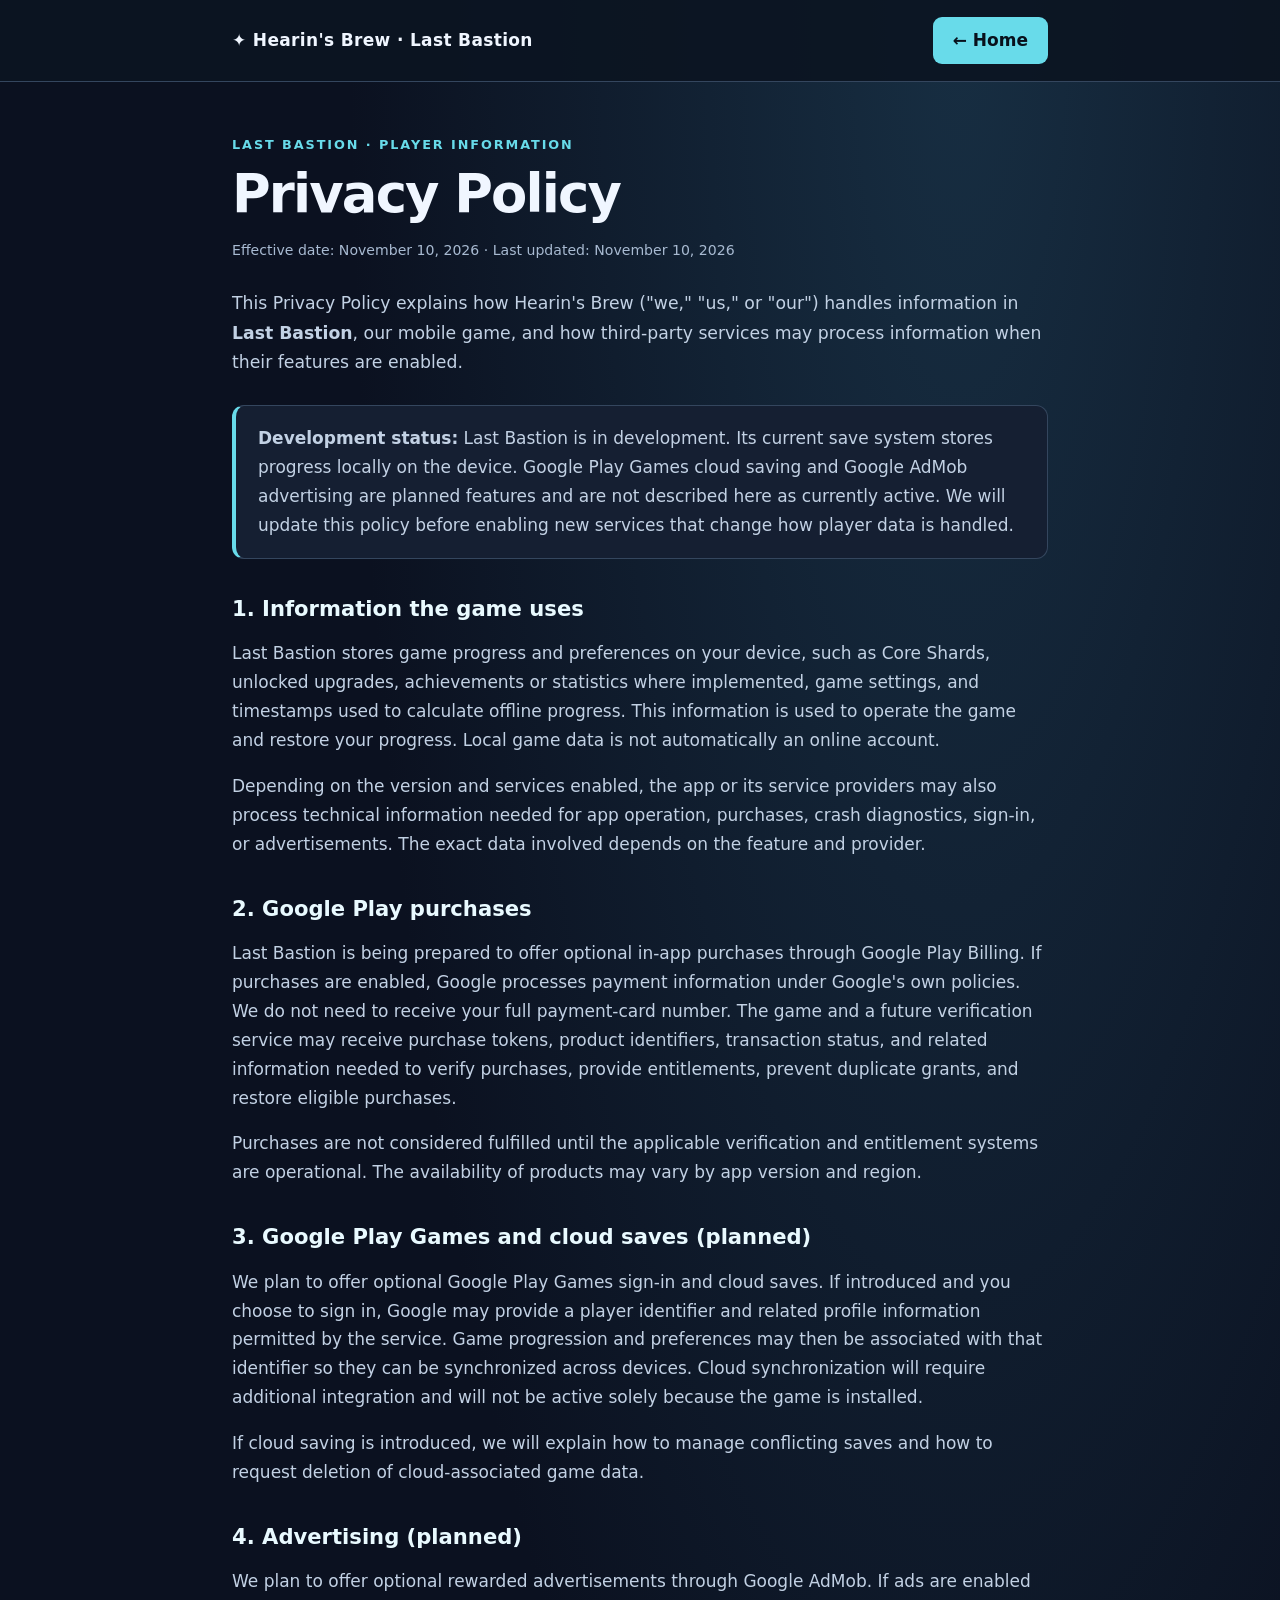
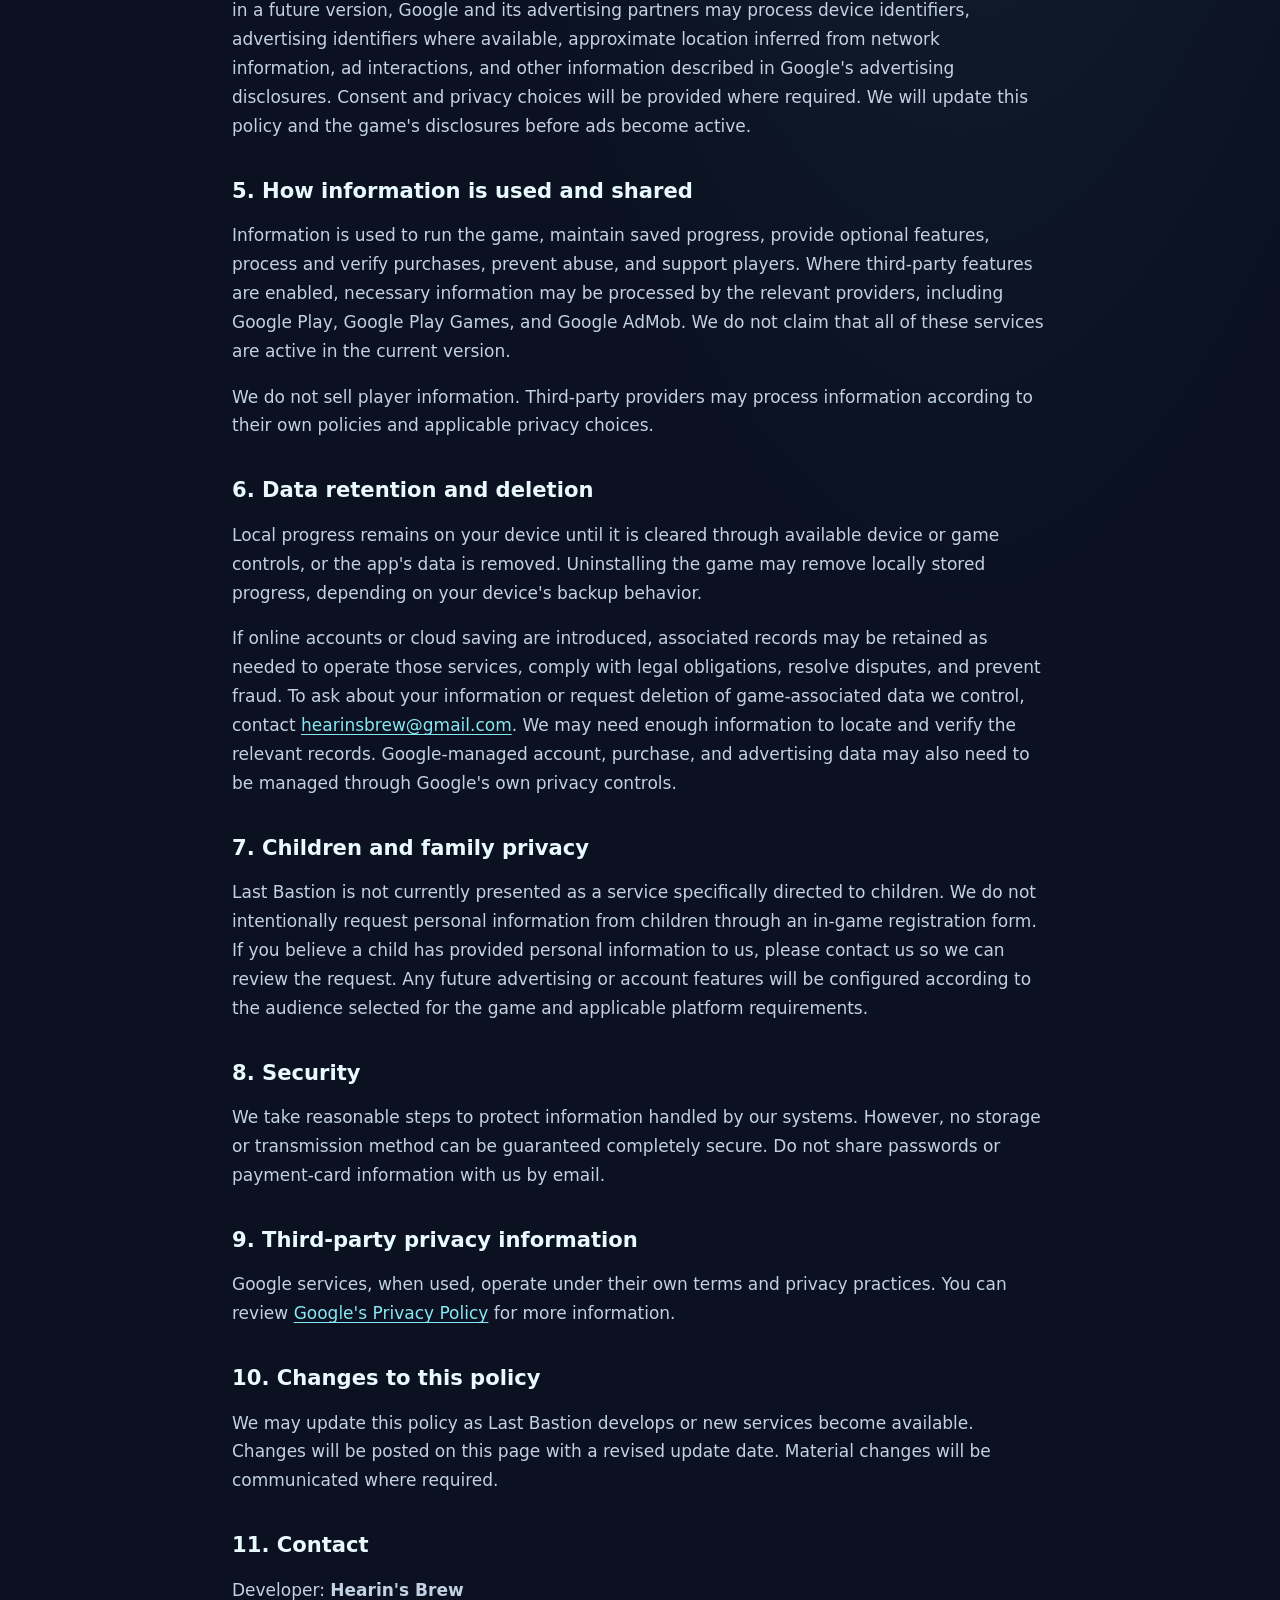
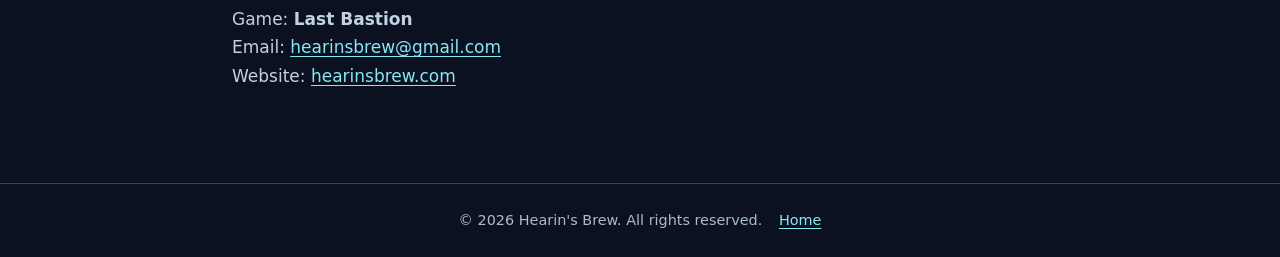
<file: last-bastion/privacy/index.html>
<!doctype html>
<html lang="en">
<head>
  <meta charset="utf-8">
  <meta name="viewport" content="width=device-width, initial-scale=1">
  <meta name="theme-color" content="#101827">
  <meta name="description" content="Privacy Policy for Last Bastion, a mobile game by Hearin's Brew.">
  <title>Last Bastion Privacy Policy | Hearin's Brew</title>
  <style>
    :root{color-scheme:dark;--bg:#0b1120;--panel:#151f32;--text:#f0f6ff;--muted:#c2d1e4;--accent:#68dbea;--line:#34465e}
    *{box-sizing:border-box}html{scroll-behavior:smooth}body{margin:0;background:radial-gradient(ellipse at 75% 0%,#172e42 0%,var(--bg) 45%);color:var(--text);font:17px/1.7 system-ui,-apple-system,BlinkMacSystemFont,"Segoe UI",sans-serif}
    a{color:#87e8f3;text-underline-offset:3px}a:focus-visible{outline:3px solid var(--accent);outline-offset:4px}
    header{border-bottom:1px solid var(--line);background:#0c1422e8}nav{max-width:860px;margin:auto;padding:17px 22px;display:flex;align-items:center;justify-content:space-between;gap:16px}
    .brand{color:var(--text);font-weight:750;text-decoration:none;letter-spacing:.02em}.home{display:inline-flex;align-items:center;gap:8px;text-decoration:none;color:#08111c;background:var(--accent);padding:9px 20px;border-radius:9px;font-weight:750}
    main{max-width:860px;margin:0 auto;padding:52px 22px 75px}.eyebrow{text-transform:uppercase;letter-spacing:.15em;font-size:.8rem;font-weight:700;color:var(--accent);margin:0 0 8px}h1{font-size:clamp(2.1rem,6vw,3.3rem);line-height:1.13;letter-spacing:-.035em;margin:0 0 16px}h2{font-size:1.32rem;line-height:1.3;margin:36px 0 10px;color:#e9faff}p,li{color:var(--muted)}.intro{font-size:1.08rem}.date{font-size:.88rem;color:#a8bad1;margin-bottom:26px}
    .notice{background:var(--panel);border:1px solid var(--line);border-left:4px solid var(--accent);border-radius:12px;padding:18px 22px;margin:28px 0} .notice p{margin:0}ul{padding-left:24px}li{margin-bottom:8px}
    footer{border-top:1px solid var(--line);padding:24px 22px;text-align:center;color:#a9bbd1;font-size:.9rem}footer a{margin-left:12px}
    @media(max-width:450px){body{font-size:16px}main{padding-top:35px}nav{padding:14px 18px}.brand{font-size:.93rem}}
  </style>
</head>
<body>
<header><nav aria-label="Page navigation"><span class="brand">✦ Hearin's Brew · Last Bastion</span><a class="home" href="../../index.html" aria-label="Return to Hearin's Brew home">← Home</a></nav></header>
<main id="main">
  <p class="eyebrow">Last Bastion · Player information</p>
  <h1>Privacy Policy</h1>
  <p class="date">Effective date: November 10, 2026 · Last updated: November 10, 2026</p>
  <p class="intro">This Privacy Policy explains how Hearin's Brew ("we," "us," or "our") handles information in <strong>Last Bastion</strong>, our mobile game, and how third-party services may process information when their features are enabled.</p>
  <div class="notice"><p><strong>Development status:</strong> Last Bastion is in development. Its current save system stores progress locally on the device. Google Play Games cloud saving and Google AdMob advertising are planned features and are not described here as currently active. We will update this policy before enabling new services that change how player data is handled.</p></div>

  <h2>1. Information the game uses</h2>
  <p>Last Bastion stores game progress and preferences on your device, such as Core Shards, unlocked upgrades, achievements or statistics where implemented, game settings, and timestamps used to calculate offline progress. This information is used to operate the game and restore your progress. Local game data is not automatically an online account.</p>
  <p>Depending on the version and services enabled, the app or its service providers may also process technical information needed for app operation, purchases, crash diagnostics, sign-in, or advertisements. The exact data involved depends on the feature and provider.</p>

  <h2>2. Google Play purchases</h2>
  <p>Last Bastion is being prepared to offer optional in-app purchases through Google Play Billing. If purchases are enabled, Google processes payment information under Google's own policies. We do not need to receive your full payment-card number. The game and a future verification service may receive purchase tokens, product identifiers, transaction status, and related information needed to verify purchases, provide entitlements, prevent duplicate grants, and restore eligible purchases.</p>
  <p>Purchases are not considered fulfilled until the applicable verification and entitlement systems are operational. The availability of products may vary by app version and region.</p>

  <h2>3. Google Play Games and cloud saves (planned)</h2>
  <p>We plan to offer optional Google Play Games sign-in and cloud saves. If introduced and you choose to sign in, Google may provide a player identifier and related profile information permitted by the service. Game progression and preferences may then be associated with that identifier so they can be synchronized across devices. Cloud synchronization will require additional integration and will not be active solely because the game is installed.</p>
  <p>If cloud saving is introduced, we will explain how to manage conflicting saves and how to request deletion of cloud-associated game data.</p>

  <h2>4. Advertising (planned)</h2>
  <p>We plan to offer optional rewarded advertisements through Google AdMob. If ads are enabled in a future version, Google and its advertising partners may process device identifiers, advertising identifiers where available, approximate location inferred from network information, ad interactions, and other information described in Google's advertising disclosures. Consent and privacy choices will be provided where required. We will update this policy and the game's disclosures before ads become active.</p>

  <h2>5. How information is used and shared</h2>
  <p>Information is used to run the game, maintain saved progress, provide optional features, process and verify purchases, prevent abuse, and support players. Where third-party features are enabled, necessary information may be processed by the relevant providers, including Google Play, Google Play Games, and Google AdMob. We do not claim that all of these services are active in the current version.</p>
  <p>We do not sell player information. Third-party providers may process information according to their own policies and applicable privacy choices.</p>

  <h2>6. Data retention and deletion</h2>
  <p>Local progress remains on your device until it is cleared through available device or game controls, or the app's data is removed. Uninstalling the game may remove locally stored progress, depending on your device's backup behavior.</p>
  <p>If online accounts or cloud saving are introduced, associated records may be retained as needed to operate those services, comply with legal obligations, resolve disputes, and prevent fraud. To ask about your information or request deletion of game-associated data we control, contact <a href="mailto:hearinsbrew@gmail.com?subject=Last%20Bastion%20Privacy%20Request">hearinsbrew@gmail.com</a>. We may need enough information to locate and verify the relevant records. Google-managed account, purchase, and advertising data may also need to be managed through Google's own privacy controls.</p>

  <h2>7. Children and family privacy</h2>
  <p>Last Bastion is not currently presented as a service specifically directed to children. We do not intentionally request personal information from children through an in-game registration form. If you believe a child has provided personal information to us, please contact us so we can review the request. Any future advertising or account features will be configured according to the audience selected for the game and applicable platform requirements.</p>

  <h2>8. Security</h2>
  <p>We take reasonable steps to protect information handled by our systems. However, no storage or transmission method can be guaranteed completely secure. Do not share passwords or payment-card information with us by email.</p>

  <h2>9. Third-party privacy information</h2>
  <p>Google services, when used, operate under their own terms and privacy practices. You can review <a href="https://policies.google.com/privacy" rel="noopener noreferrer">Google's Privacy Policy</a> for more information.</p>

  <h2>10. Changes to this policy</h2>
  <p>We may update this policy as Last Bastion develops or new services become available. Changes will be posted on this page with a revised update date. Material changes will be communicated where required.</p>

  <h2>11. Contact</h2>
  <p>Developer: <strong>Hearin's Brew</strong><br>Game: <strong>Last Bastion</strong><br>Email: <a href="mailto:hearinsbrew@gmail.com?subject=Last%20Bastion%20Privacy">hearinsbrew@gmail.com</a><br>Website: <a href="https://hearinsbrew.com/">hearinsbrew.com</a></p>
</main>
<footer>© 2026 Hearin's Brew. All rights reserved. <a href="../../index.html">Home</a></footer>
</body>
</html>
</file>
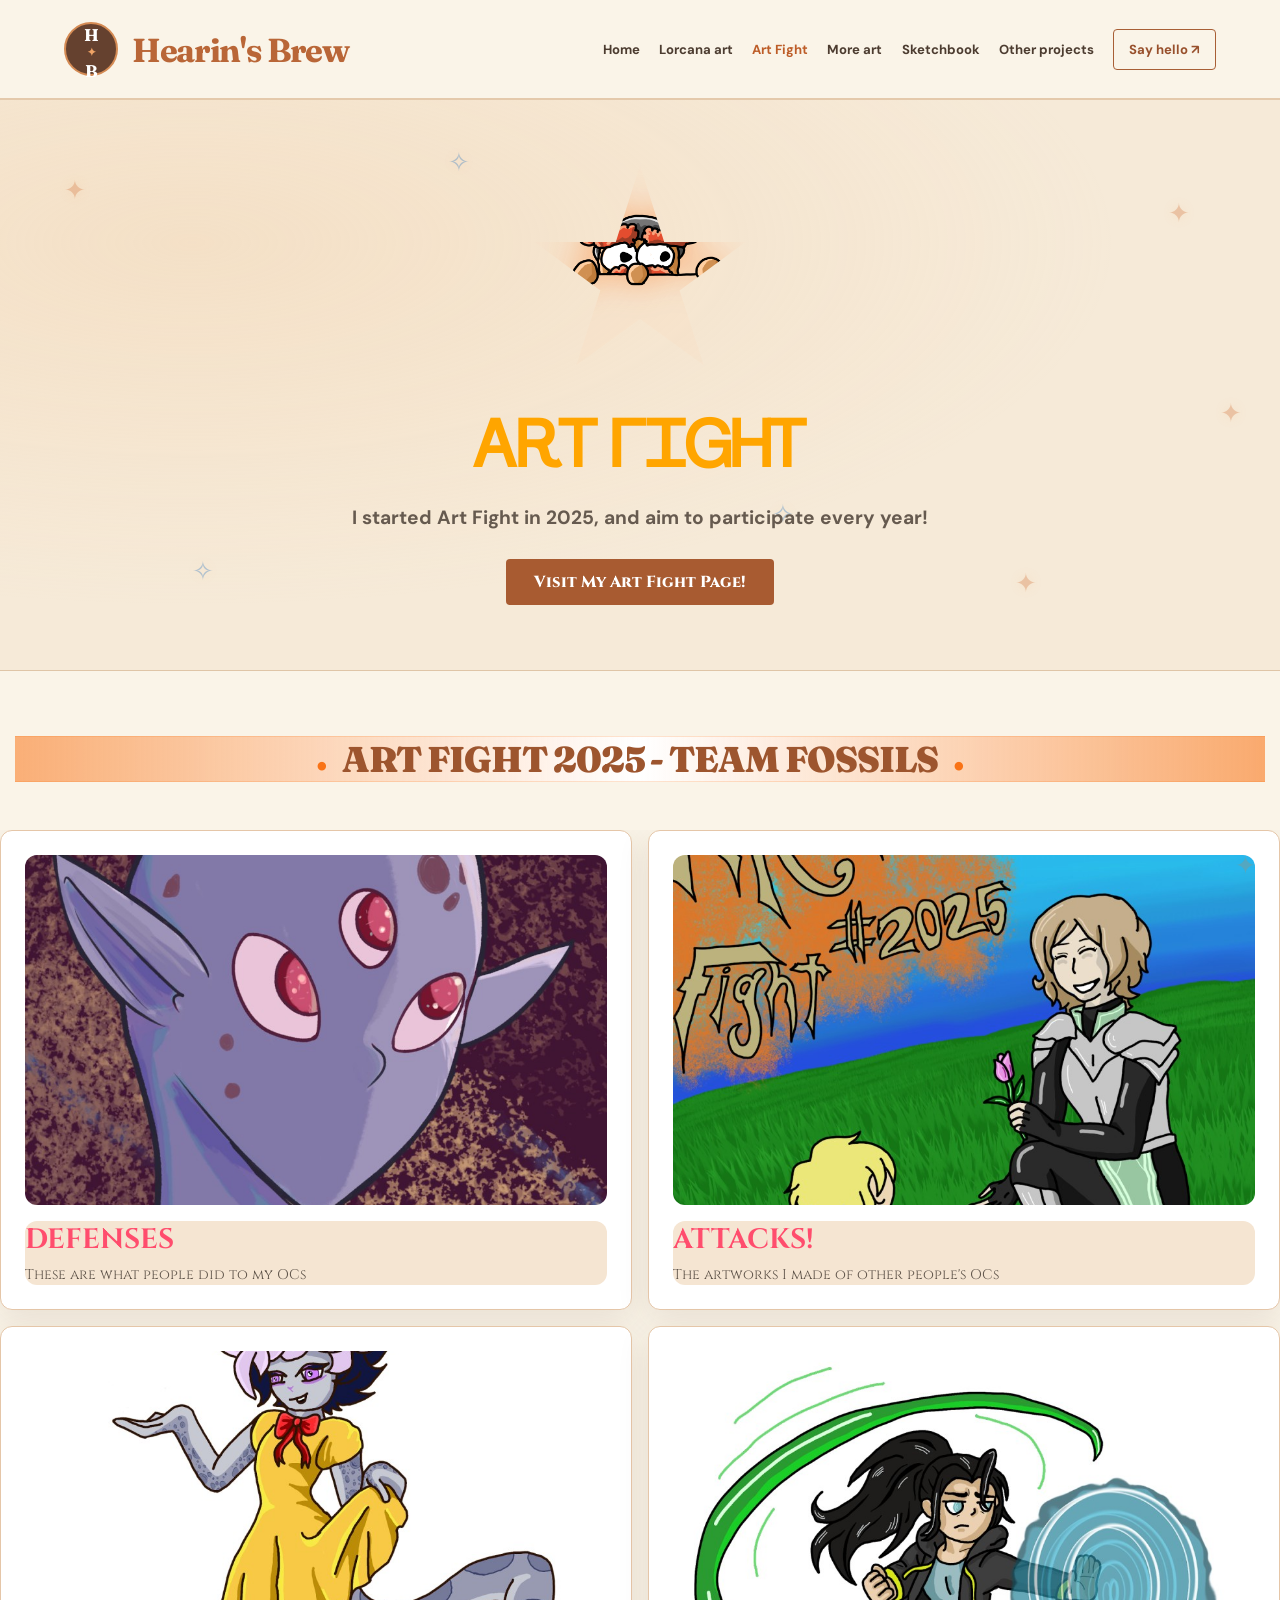
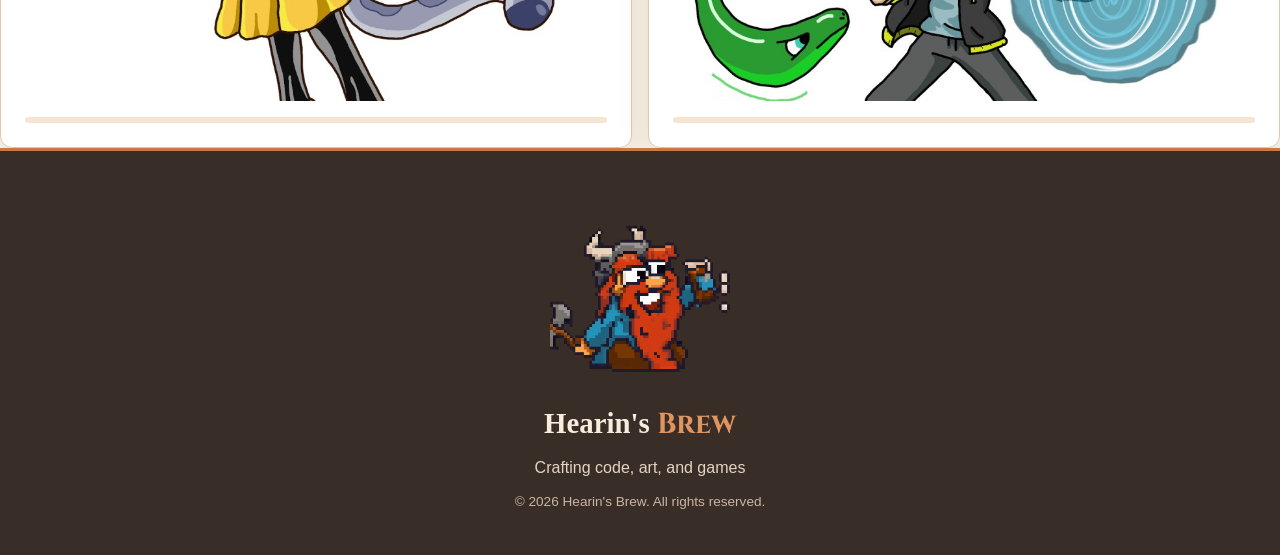
<file: Art-Fight.html>
<!DOCTYPE html>
<html lang="en">

<head>
    <meta charset="UTF-8">
    <meta name="viewport" content="width=device-width, initial-scale=1.0">
    <link rel="stylesheet" href="style.css">
    <link rel="stylesheet" href="lorcanaStyle.css">
    <link rel="stylesheet" href="mediaQuery.css">
    <link rel="stylesheet" href="artFight.css">
    <link href="https://fonts.googleapis.com/css2?family=Cinzel:wght@700;900&display=swap" rel="stylesheet" />
    <link rel="stylesheet" href="https://cdnjs.cloudflare.com/ajax/libs/font-awesome/6.0.0/css/all.min.css">
    <link rel="icon" type="image/png" href="assets/favicon.ico">
    <title>Hearin's Brew - art-fight</title>
  <link rel="preconnect" href="https://fonts.googleapis.com">
  <link rel="preconnect" href="https://fonts.gstatic.com" crossorigin>
  <link href="https://fonts.googleapis.com/css2?family=DM+Sans:wght@400;500;600;700&family=Fraunces:opsz,wght@9..144,500;9..144,600;9..144,700&display=swap" rel="stylesheet">
  <link rel="stylesheet" href="site-refresh.css">
  <link rel="stylesheet" href="inner-portfolio.css">
  <script src="inner-portfolio.js" defer></script>
  <link rel="stylesheet" href="brew-footer.css">
  <link rel="stylesheet" href="centered-page-heroes.css">
  <link rel="stylesheet" href="art-lightbox.css">
</head>

<body class="portfolio-inner-page">
    <div style="max-width: 1350px;
   margin:0 auto;
    width: 100%;
    ">
        <aside id="sidebar">
            <div class="sidebar-header">
                <div class="brand-logo">
                    <svg width="24" height="24" viewBox="0 0 24 24" fill="none" stroke="currentColor" stroke-width="2">
                        <path d="M12 2L2 7l10 5 10-5-10-5zM2 17l10 5 10-5M2 12l10 5 10-5" />
                    </svg>
                    <span>Hearin's Brew</span>
                </div>
                <button class="close-btn" onclick="toggleMenu()">&times;</button>
            </div>
            <nav>
                <ul>
                    <li class="nav-item"><a href="index.html" class="nav-link active">Home</a></li>

                    <li class="nav-item">
                        <div class="nav-link dropdown-toggle" onclick="toggleDropdown(this)">
                            <span>Visual Art Portfolio</span>
                            <span class="chevron">&#9662;</span>
                        </div>
                        <ul class="dropdown-menu">
                            <li><a href="lorcana-game-mat-concepts.html" class="nav-link">Lorcana Game Mat Concepts</a>
                            </li>
                             <li><a href="Art-Fight.html" class="nav-link">Art Fight</a></li>
                        
                        <li><a href="misc-art.html" class="nav-link">Misc Art</a></li>
                        <li><a href="my-sketch-book.html" class="nav-link">My Sketchbook</a></li>
                        </ul>
                    </li>

                    <li class="nav-item">
                    <div class="nav-link dropdown-toggle" onclick="toggleDropdown(this)">
                        <span>Game Dev</span>
                        <span class="chevron">&#9662;</span>
                    </div>
                    <ul class="dropdown-menu">
                        <li><a href="Art-Fight.html" class="nav-link">The Nautlins</a></li>                       
                        <li><a href="easter-hunt-game.html" class="nav-link">Easter Hunt</a></li>
                       
                    </ul>
                </li>

                    <li class="nav-item"><a href="other-artistic-works.html" class="nav-link">Other Artistic Works</a></li>
                    
                </ul>
                <div style="padding-top:1rem">
                    <div class="sidebar-footer">

                        <p>Email me at:</p>
                        <a href="mailto:hearinsbrew@gmail.com">Hearinsbrew@gmail.com</a>

                    </div>
                </div>
            </nav>
        </aside>

        <main id="mainContent">
              <header class="portfolio-inner-header">
<a class="portfolio-inner-brand" href="index.html"><span class="portfolio-inner-mark">H<span>✦</span>B</span><span class="portfolio-inner-name">Hearin's Brew</span></a>
<button class="portfolio-inner-toggle" type="button" aria-label="Toggle navigation" aria-expanded="false" aria-controls="portfolio-inner-nav">☰</button>
<nav class="portfolio-inner-nav" id="portfolio-inner-nav" aria-label="Main navigation">
<a href="index.html">Home</a><a href="lorcana-game-mat-concepts.html">Lorcana art</a><a href="Art-Fight.html">Art Fight</a><a href="misc-art.html">More art</a><a href="my-sketch-book.html">Sketchbook</a><a href="other-artistic-works.html">Other projects</a><a class="portfolio-inner-contact" href="contact.html">Say hello ↗</a>
</nav></header>
            <section class="star-section">
                <div class="star-overlay"></div>
                <div class="star-content">
                    <div>
                        <img src="assets/bg-cartoon.png" />
                    </div>
                    <h1 id="brew-title3"></h1>
                    <p>I started Art Fight in 2025, and aim to participate every year!
</p>
                    <div class="star-actions">
                        <a href="#" class="primary-btn">Visit My Art Fight Page!</a>
                       
                    </div>
                </div>
            </section>
 <div class="divider"><h2>Art Fight 2025 - Team Fossils</h2></div>

<section class="section-artFight">
  <div class="wrap">
    <div class="image">
      <img src="assets/unnamed (1).jpg" alt="The Nautlins" />       
    </div>
    <div class="caption-box">
      <a href="" class="caption-title">DEFENSES</a>
      <p class="d">These are what people did to my OCs</p>
    </div>
  </div>
  
  <div class="wrap">
    <div class="image">
      <img src="assets/unnamed.jpg" alt="The Nautlins" />       
    </div>
    <div class="caption-box">
      <a href="" class="caption-title">ATTACKS!</a>
      <p class="d">The artworks I made of other people's OCs</p>
    </div>
  </div>

  <div class="wrap">
    <div class="image">
      <img src="assets/unnamed (3).jpg" alt="The Nautlins" />       
    </div>
    <div class="caption-box">
      <a href="" class="caption-title"></a>
      <p class="d"></p>
    </div>
  </div>

  <div class="wrap">
    <div class="image">
      <img src="assets/unnamed (2).jpg" alt="The Nautlins" />       
    </div>
    <div class="caption-box">
      <a href="" class="caption-title"></a>
      <p class="d"></p>
    </div>
  </div>
</section>
<!--start story telling-->






<!--end story telling-->


        </main>
        <div>
            <script>
                (function () {
                    const text = "ᎪᎡᎢ ᎱᏆᏀᎻᎢ";
                    const title = document.getElementById("brew-title3");
                    const colors = ["#FFA500", "#FFFFFF", "#1E90FF"];
                    for (let i = 0; i < text.length; i++) {
                        const span = document.createElement("span");
                        span.textContent = text[i];
                        span.style.transition = "color 2s ease";
                        span.style.color = colors[0];
                        title.appendChild(span);
                    }
                    let currentColor = 0;
                    setInterval(() => {
                        const spans = title.querySelectorAll("span");
                        for (let i = 0; i < spans.length; i++) {
                            setTimeout(() => {
                                spans[i].style.color = colors[(currentColor + 1) % colors.length];
                            }, i * 200);
                        }
                        currentColor = (currentColor + 1) % colors.length;
                    }, 4000);
                })();
            </script>
            <script src="main.js"></script>
<footer class="brew-site-footer" role="contentinfo">
  <div class="brew-footer-inner">
    <img src="assets/HearinDrinkingGif500px.gif" alt="Hearin's drinking dwarf mascot" class="brew-footer-dwarf" loading="lazy">
    <div class="brew-footer-name">Hearin's <span>Brew</span></div>
    <p>Crafting code, art, and games</p>
    <small>© 2026 Hearin's Brew. All rights reserved.</small>
  </div>
</footer>
<script src="art-lightbox.js" defer></script>
</body>

</html>
</file>
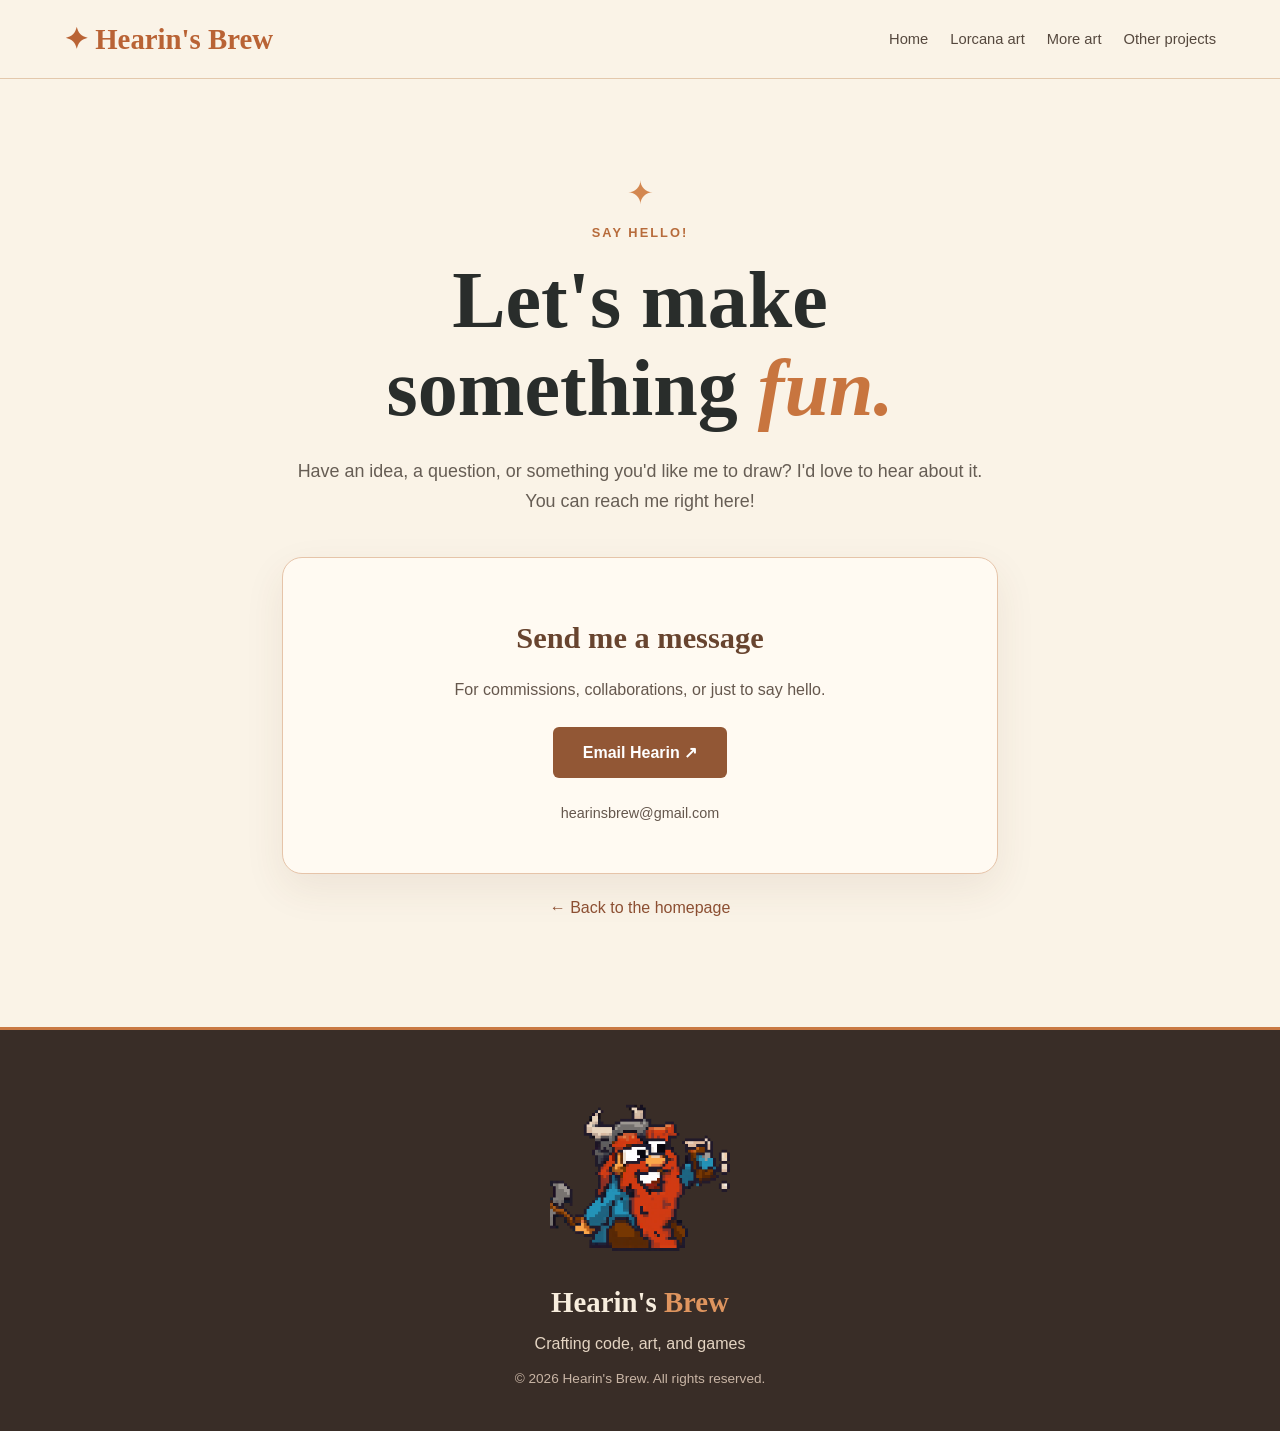
<file: contact.html>
<!doctype html>
<html lang="en"><head><meta charset="utf-8"><meta name="viewport" content="width=device-width,initial-scale=1"><meta name="description" content="Contact Hearin's Brew about illustration, artwork, games and creative projects."><title>Contact | Hearin's Brew</title><link rel="stylesheet" href="projects-contact.css"><link rel="stylesheet" href="brew-footer.css"></head>
<body class="brew-contact-page">
<header class="brew-contact-nav"><a class="brew-contact-brand" href="index.html">✦ Hearin's Brew</a><nav aria-label="Main navigation"><a href="index.html">Home</a><a href="lorcana-game-mat-concepts.html">Lorcana art</a><a href="misc-art.html">More art</a><a href="other-artistic-works.html">Other projects</a></nav></header>
<main class="brew-contact-main"><span class="brew-contact-sparkle" aria-hidden="true">✦</span><p class="brew-eyebrow">Say hello!</p><h1>Let's make something <em>fun.</em></h1><p>Have an idea, a question, or something you'd like me to draw? I'd love to hear about it. You can reach me right here!</p><div class="brew-contact-panel"><h2>Send me a message</h2><p>For commissions, collaborations, or just to say hello.</p><a class="brew-contact-button" href="mailto:hearinsbrew@gmail.com?subject=Hello%20Hearin">Email Hearin ↗</a><p class="brew-contact-address">hearinsbrew@gmail.com</p></div><a class="brew-back-link" href="index.html">← Back to the homepage</a></main>
<footer class="brew-site-footer" role="contentinfo"><div class="brew-footer-inner"><img src="assets/HearinDrinkingGif500px.gif" alt="Hearin's drinking dwarf mascot" class="brew-footer-dwarf" loading="lazy"><div class="brew-footer-name">Hearin's <span>Brew</span></div><p>Crafting code, art, and games</p><small>© 2026 Hearin's Brew. All rights reserved.</small></div></footer>
</body></html>
</file>
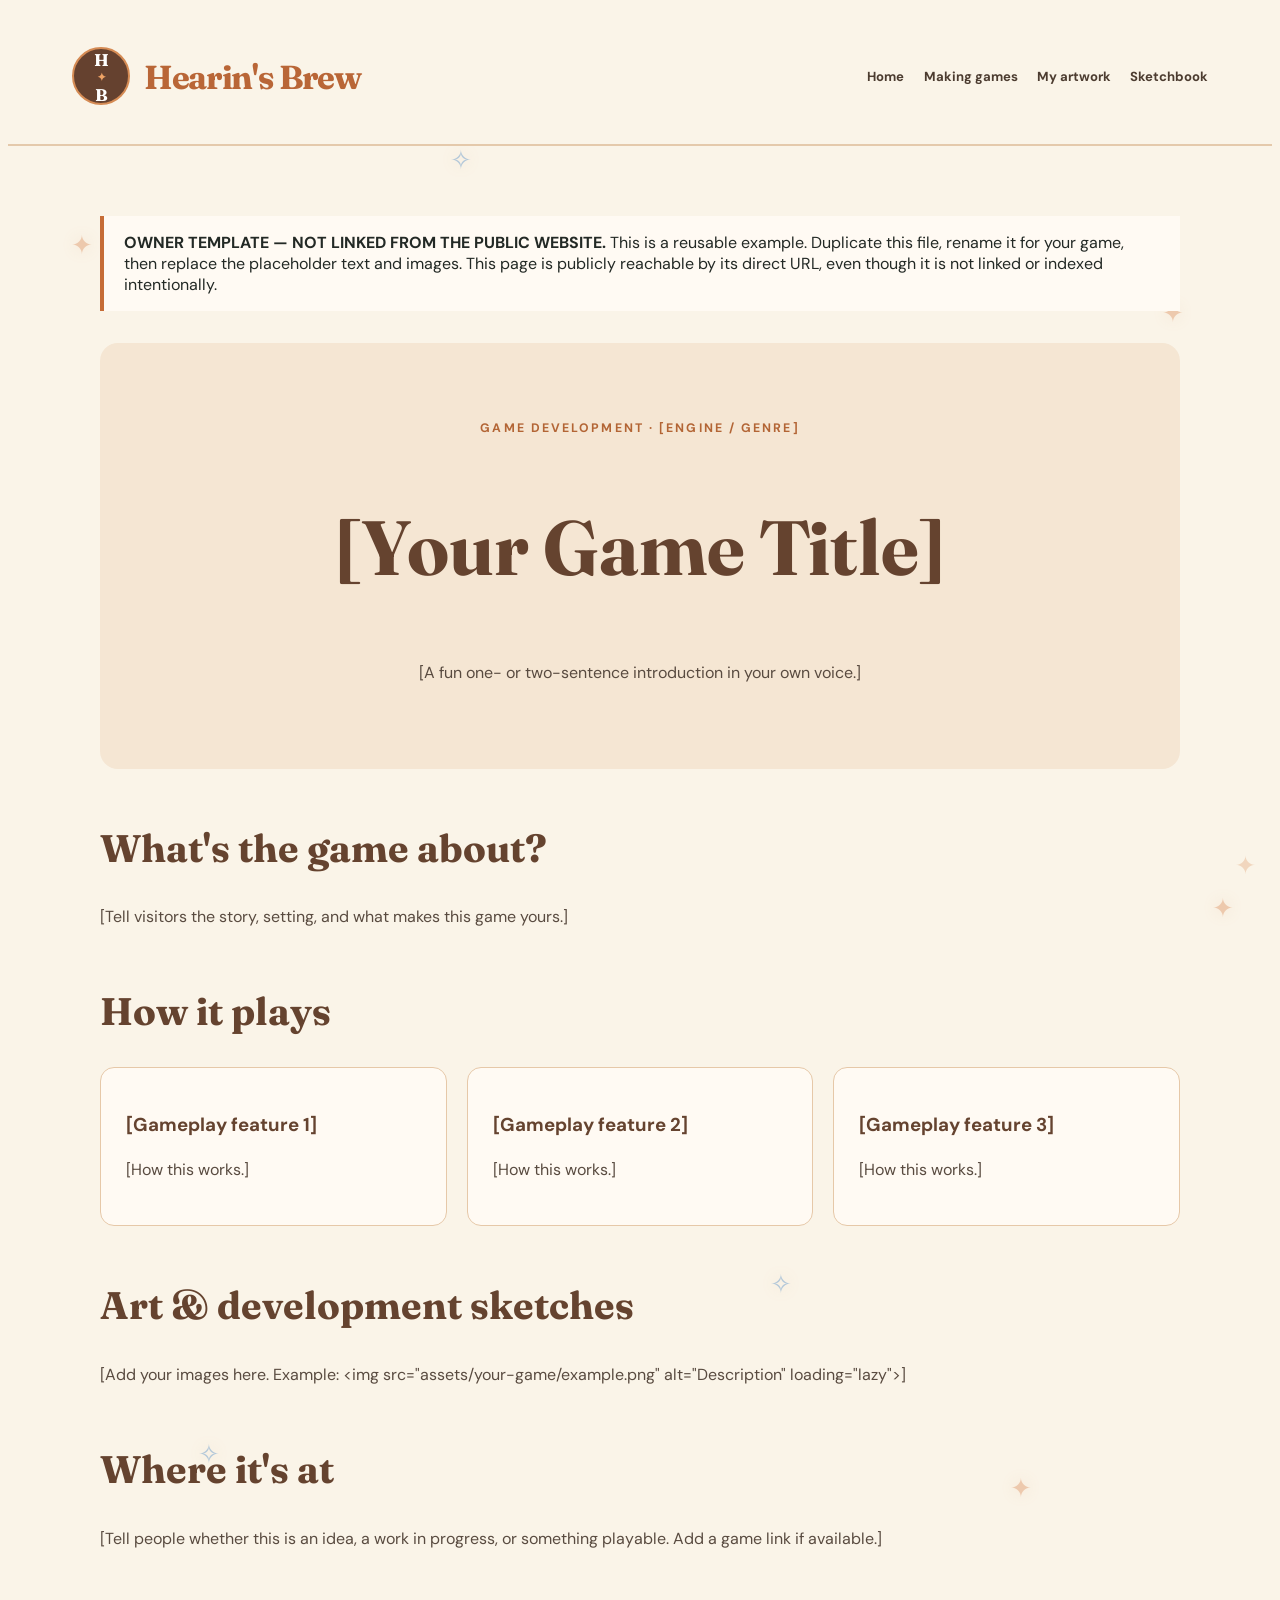
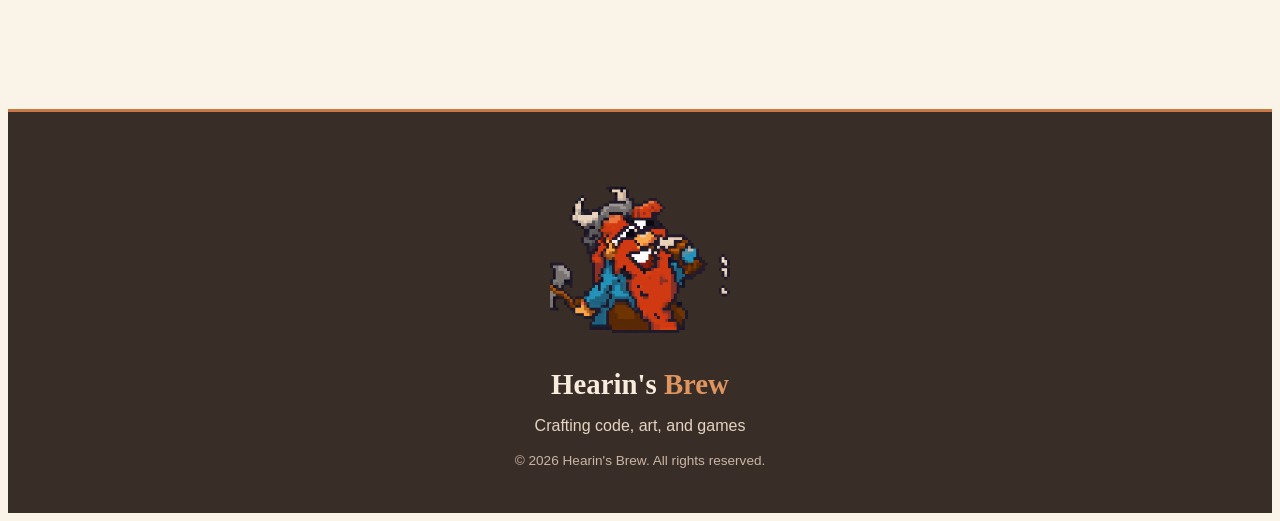
<file: game-page-template.html>
<!doctype html>
<html lang="en">
<head>
<meta charset="utf-8"><meta name="viewport" content="width=device-width,initial-scale=1">
<meta name="robots" content="noindex,nofollow">
<title>Game Page Template | Hearin's Brew</title>
<link rel="icon" href="assets/favicon.ico">
<link rel="preconnect" href="https://fonts.googleapis.com">
<link rel="preconnect" href="https://fonts.gstatic.com" crossorigin>
<link href="https://fonts.googleapis.com/css2?family=DM+Sans:wght@400;500;600;700&family=Fraunces:opsz,wght@9..144,500;9..144,600;9..144,700&display=swap" rel="stylesheet">
<link rel="stylesheet" href="inner-portfolio.css"><link rel="stylesheet" href="nautlins-refresh.css">
<script src="inner-portfolio.js" defer></script>
<style>
.game-template{max-width:1080px;margin:auto;padding:70px 24px 100px}.game-template .template-hero{text-align:center;background:#f5e6d3;padding:65px 28px;border-radius:18px}.game-template h1{font:700 clamp(2.7rem,6vw,5rem) "Fraunces",Georgia,serif;color:#70472f}.game-template h2{font:700 clamp(1.8rem,3vw,2.6rem) "Fraunces",Georgia,serif;color:#70472f}.game-template p{line-height:1.8;color:#594b40}.game-template section{margin-bottom:55px}.game-template .template-cards{display:grid;grid-template-columns:repeat(auto-fit,minmax(230px,1fr));gap:20px}.game-template article{padding:25px;background:#fffaf3;border:1px solid #e6c8a8;border-radius:14px}.template-note{border-left:4px solid #c66c36;padding:16px 20px;background:#fffaf3;margin-bottom:32px}
</style>
  <link rel="stylesheet" href="brew-footer.css">
</head>
<body class="portfolio-inner-page">
<main id="mainContent">
<header class="portfolio-inner-header">
<a class="portfolio-inner-brand" href="index.html"><span class="portfolio-inner-mark">H<span>✦</span>B</span><span class="portfolio-inner-name">Hearin's Brew</span></a>
<button class="portfolio-inner-toggle" type="button" aria-label="Toggle navigation" aria-expanded="false" aria-controls="portfolio-inner-nav">☰</button>
<nav class="portfolio-inner-nav" id="portfolio-inner-nav" aria-label="Main navigation"><a href="index.html">Home</a><a href="the-nautlins.html">Making games</a><a href="misc-art.html">My artwork</a><a href="my-sketch-book.html">Sketchbook</a></nav>
</header>
<div class="game-template">
<div class="template-note"><strong>OWNER TEMPLATE — NOT LINKED FROM THE PUBLIC WEBSITE.</strong> This is a reusable example. Duplicate this file, rename it for your game, then replace the placeholder text and images. This page is publicly reachable by its direct URL, even though it is not linked or indexed intentionally.</div>
<section class="template-hero"><p class="nautlins-eyebrow">Game development · [Engine / Genre]</p><h1>[Your Game Title]</h1><p>[A fun one- or two-sentence introduction in your own voice.]</p></section>
<section><h2>What's the game about?</h2><p>[Tell visitors the story, setting, and what makes this game yours.]</p></section>
<section><h2>How it plays</h2><div class="template-cards"><article><h3>[Gameplay feature 1]</h3><p>[How this works.]</p></article><article><h3>[Gameplay feature 2]</h3><p>[How this works.]</p></article><article><h3>[Gameplay feature 3]</h3><p>[How this works.]</p></article></div></section>
<section><h2>Art &amp; development sketches</h2><p>[Add your images here. Example: &lt;img src="assets/your-game/example.png" alt="Description" loading="lazy"&gt;]</p></section>
<section><h2>Where it's at</h2><p>[Tell people whether this is an idea, a work in progress, or something playable. Add a game link if available.]</p></section>
</div></main>
<footer class="brew-site-footer" role="contentinfo">
  <div class="brew-footer-inner">
    <img src="assets/HearinDrinkingGif500px.gif" alt="Hearin's drinking dwarf mascot" class="brew-footer-dwarf" loading="lazy">
    <div class="brew-footer-name">Hearin's <span>Brew</span></div>
    <p>Crafting code, art, and games</p>
    <small>© 2026 Hearin's Brew. All rights reserved.</small>
  </div>
</footer>
</body></html>
</file>
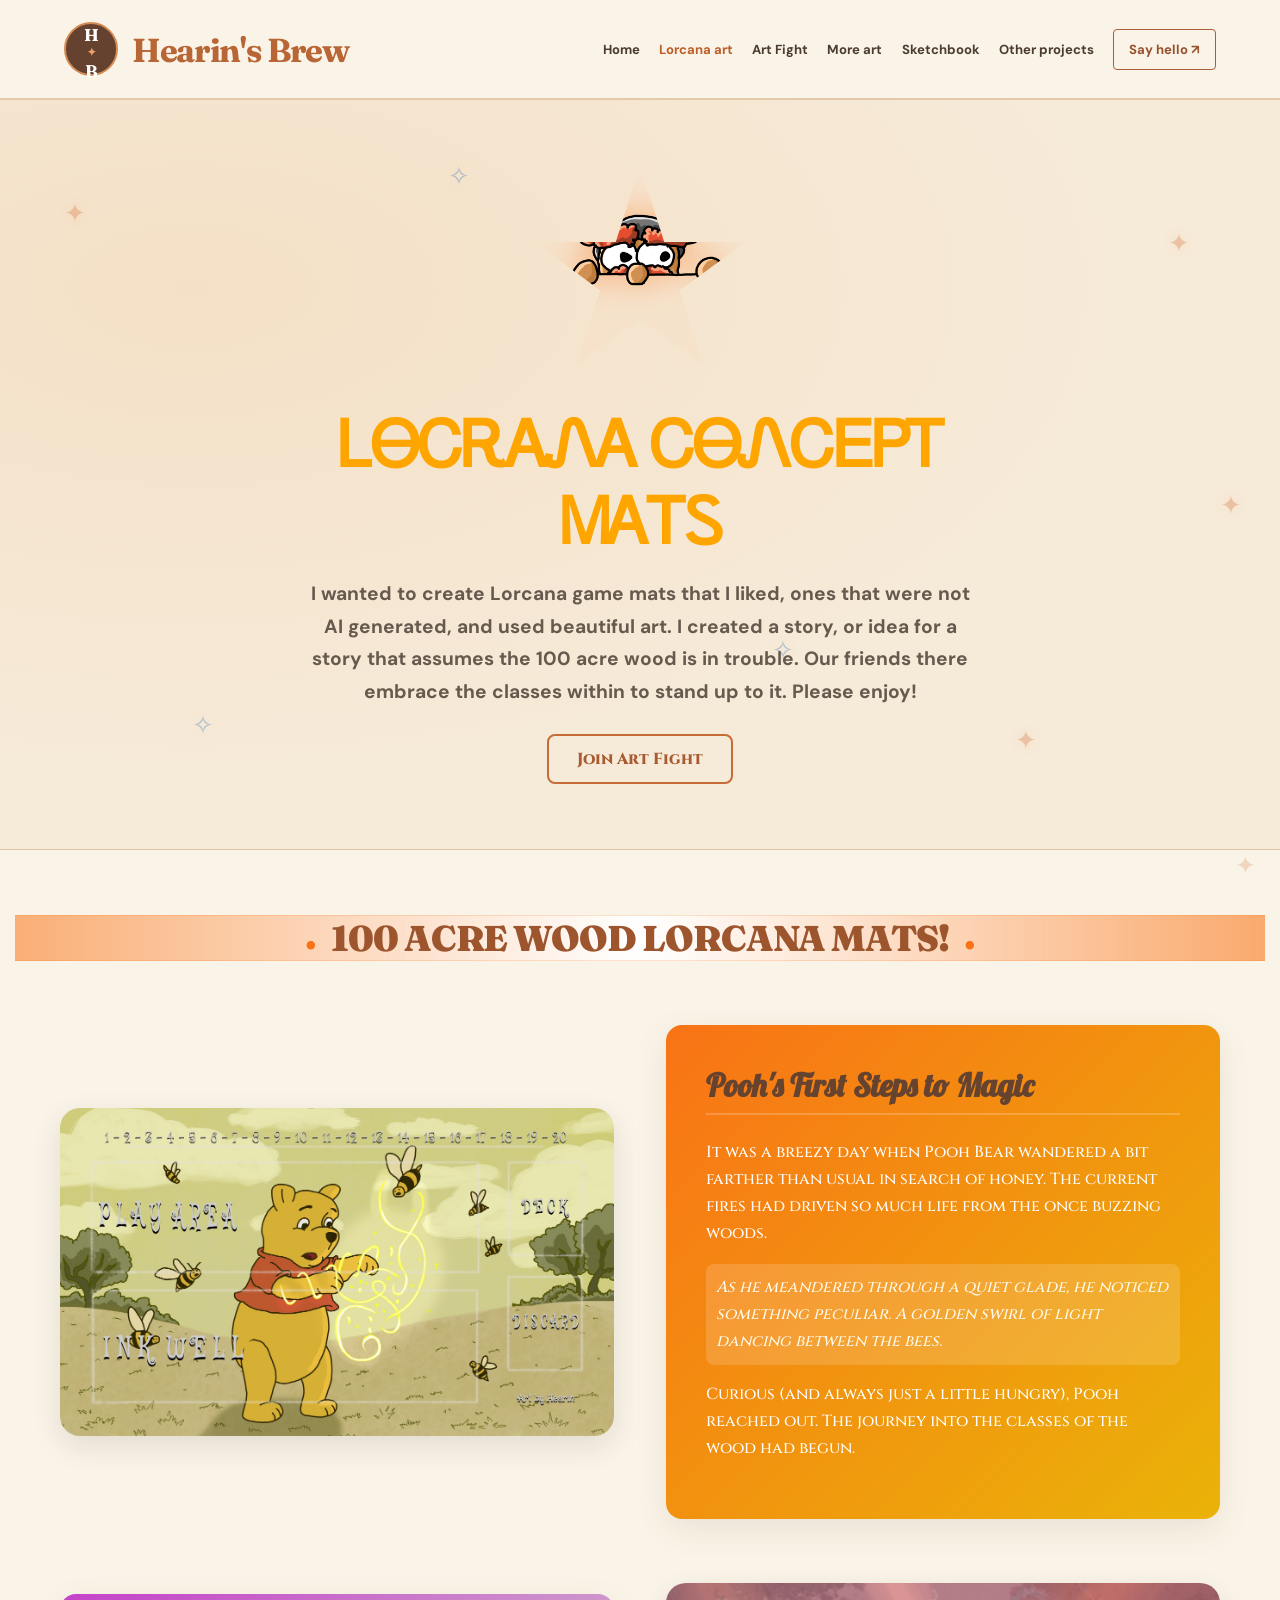
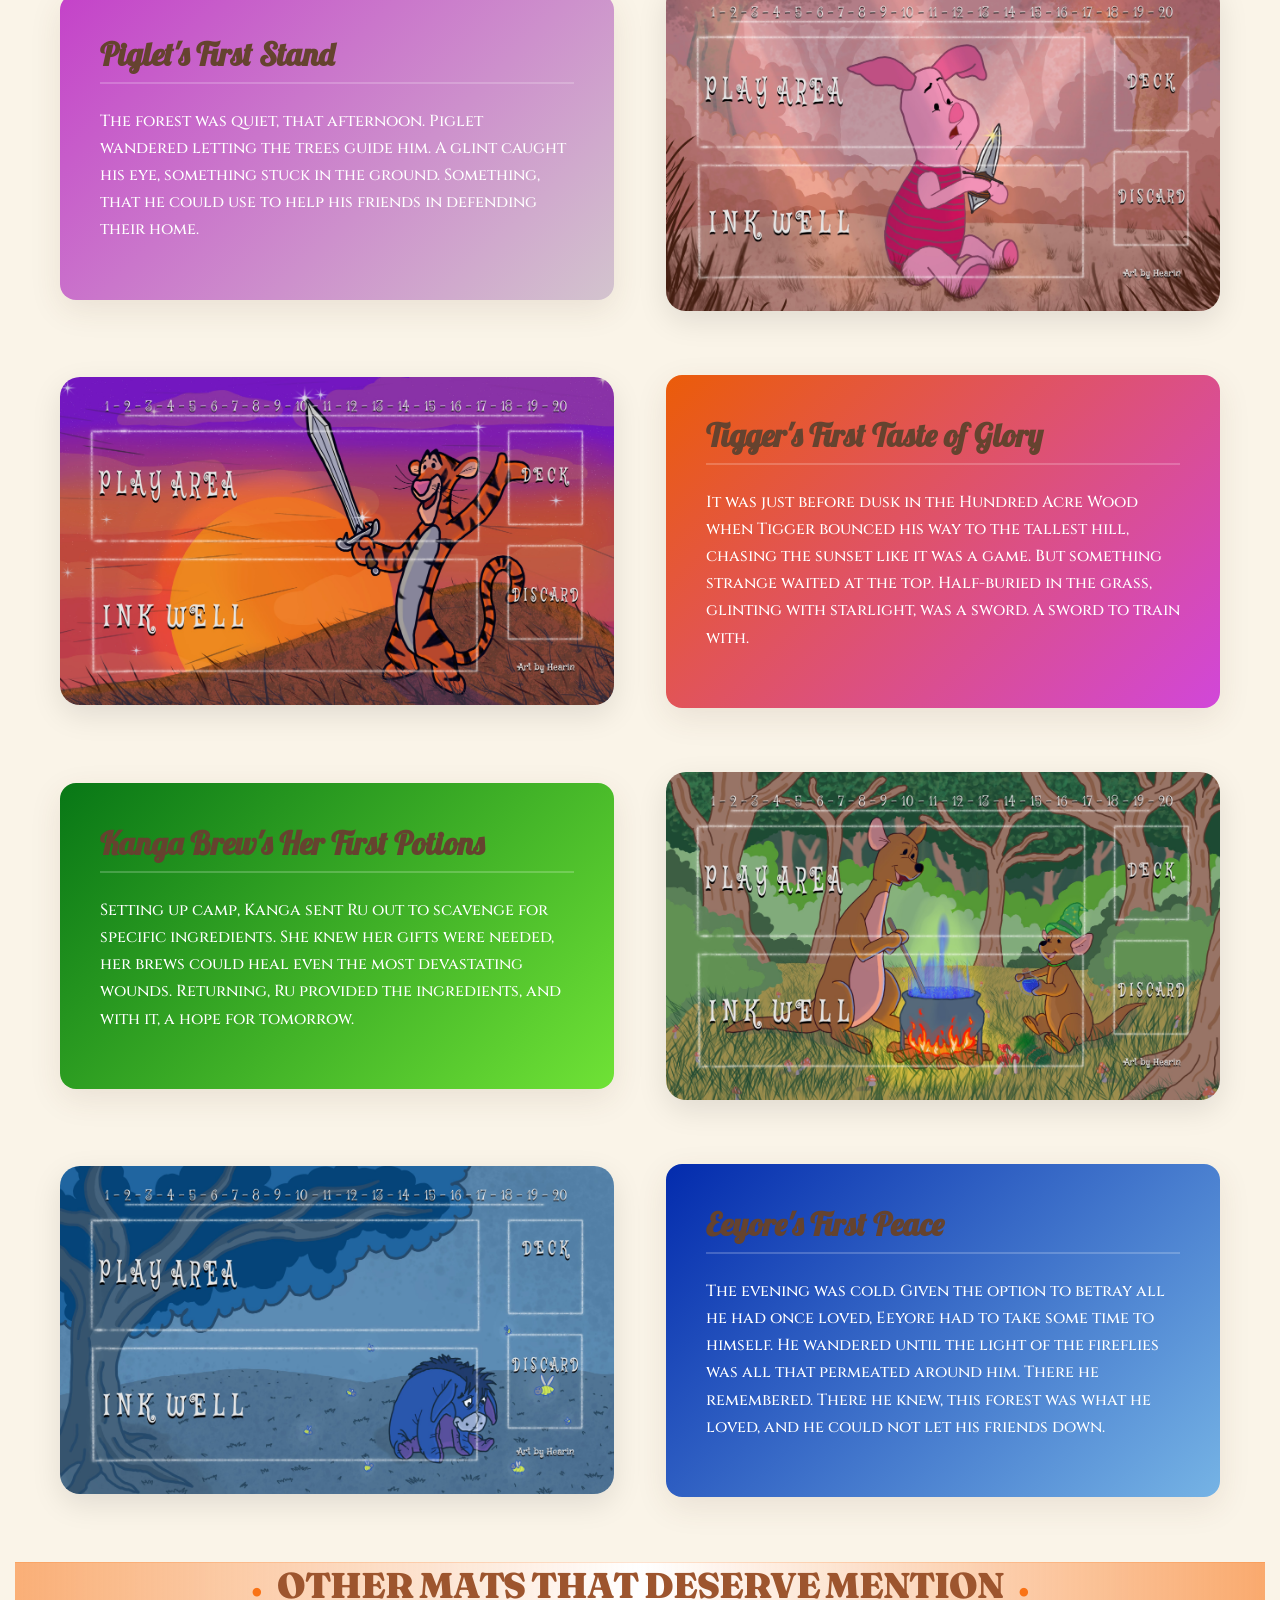
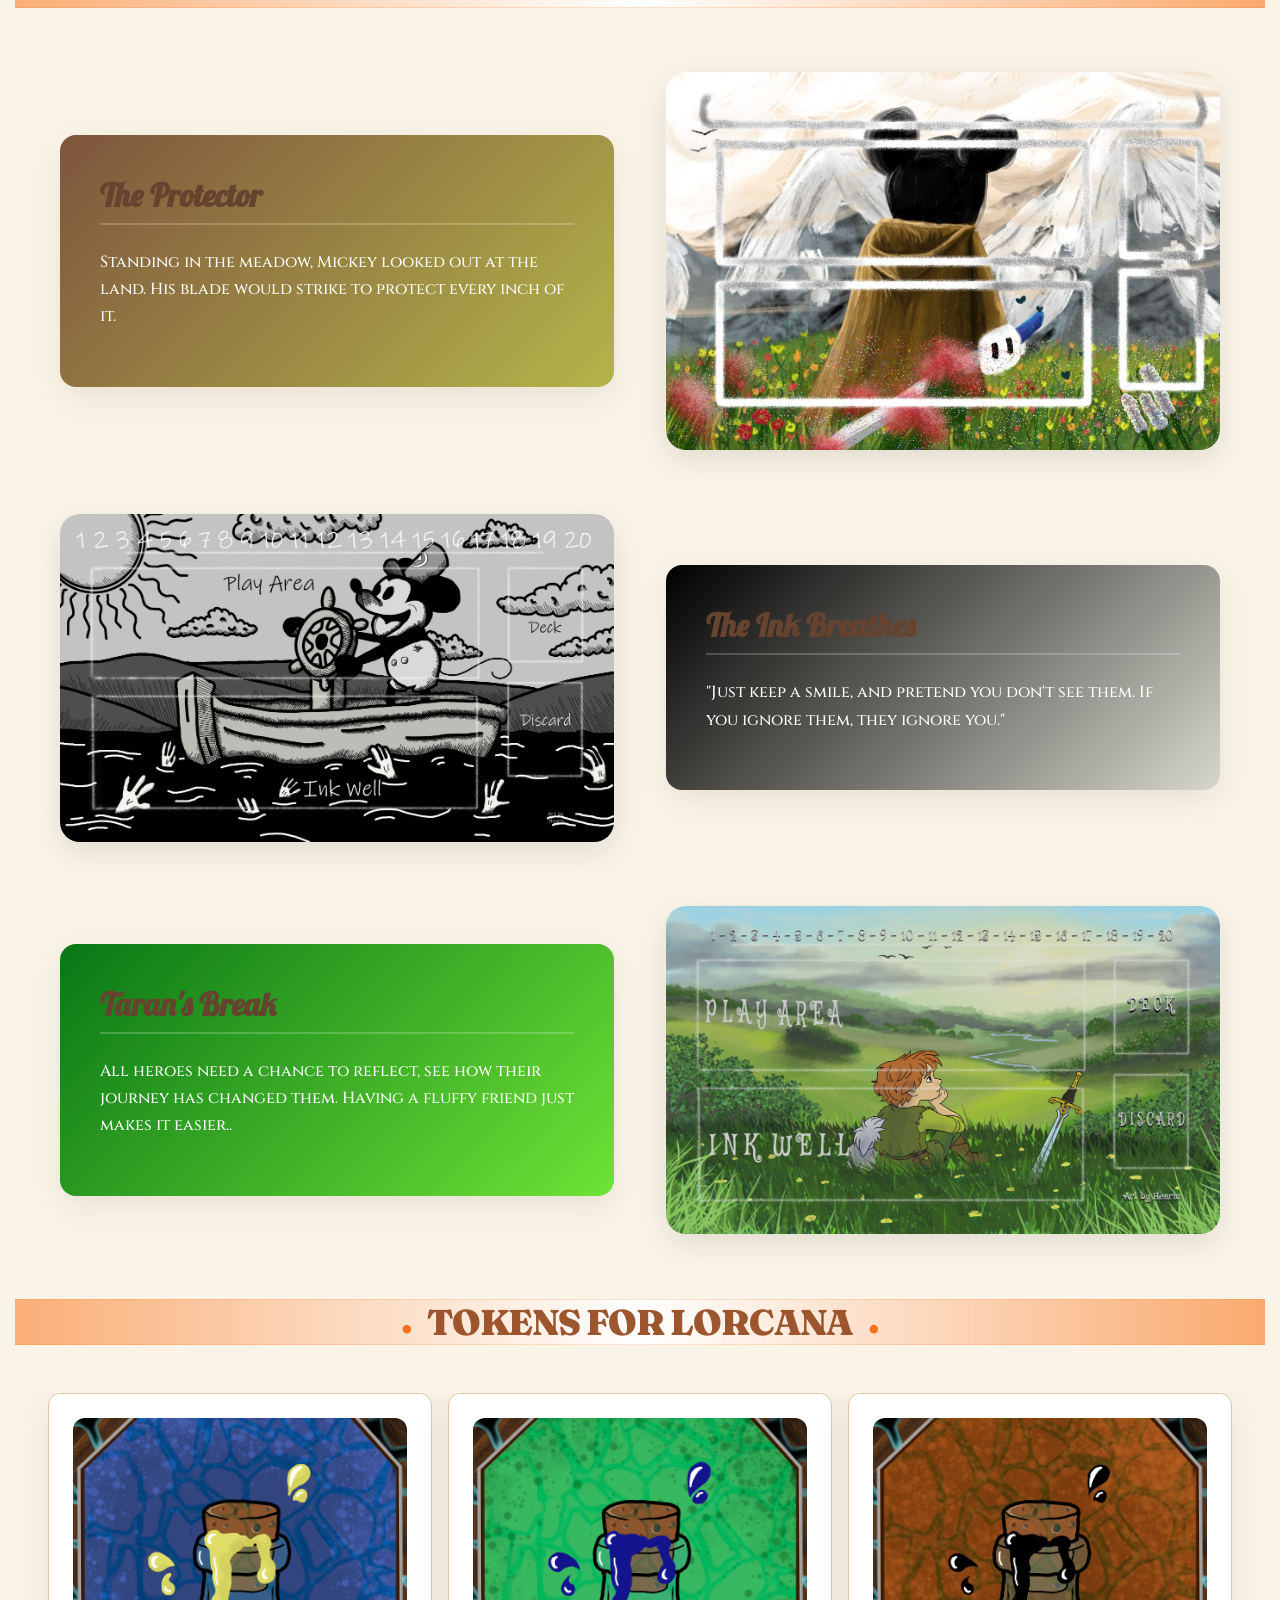
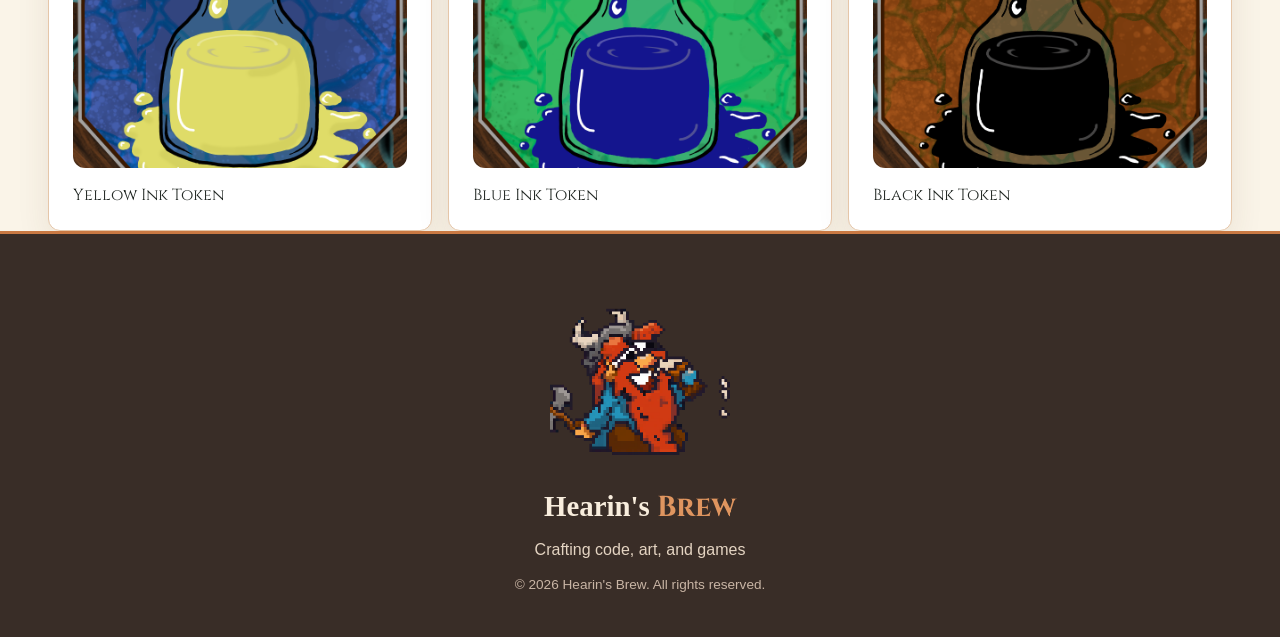
<file: lorcana-game-mat-concepts.html>
<!DOCTYPE html>
<html lang="en">

<head>
    <meta charset="UTF-8">
    <meta name="viewport" content="width=device-width, initial-scale=1.0">
    <link rel="stylesheet" href="style.css">
    <link rel="stylesheet" href="lorcanaStyle.css">
    <link rel="stylesheet" href="mediaQuery.css">
    <link href="https://fonts.googleapis.com/css2?family=Cinzel:wght@700;900&display=swap" rel="stylesheet" />
    <link rel="stylesheet" href="https://cdnjs.cloudflare.com/ajax/libs/font-awesome/6.0.0/css/all.min.css">
    <title>Hearin's Brew-lorcana-game-mat-concepts</title>
    <link rel="icon" type="image/png" href="assets/favicon.ico">
  <link rel="preconnect" href="https://fonts.googleapis.com">
  <link rel="preconnect" href="https://fonts.gstatic.com" crossorigin>
  <link href="https://fonts.googleapis.com/css2?family=DM+Sans:wght@400;500;600;700&family=Fraunces:opsz,wght@9..144,500;9..144,600;9..144,700&display=swap" rel="stylesheet">
  <link rel="stylesheet" href="site-refresh.css">
  <link rel="stylesheet" href="inner-portfolio.css">
  <script src="inner-portfolio.js" defer></script>
  <link rel="stylesheet" href="brew-footer.css">
  <link rel="stylesheet" href="centered-page-heroes.css">
  <link rel="stylesheet" href="art-lightbox.css">
</head>

<body class="portfolio-inner-page">
    <div style="max-width: 1350px;
   margin:0 auto;
    width: 100%;
    ">
        <aside id="sidebar">
            <div class="sidebar-header">
                <div class="brand-logo">
                    <svg width="24" height="24" viewBox="0 0 24 24" fill="none" stroke="currentColor" stroke-width="2">
                        <path d="M12 2L2 7l10 5 10-5-10-5zM2 17l10 5 10-5M2 12l10 5 10-5" />
                    </svg>
                    <span>Hearin's Brew</span>
                </div>
                <button class="close-btn" onclick="toggleMenu()">&times;</button>
            </div>
            <nav>
                <ul>
                    <li class="nav-item"><a href="index.html" class="nav-link active">Home</a></li>

                    <li class="nav-item">
                        <div class="nav-link dropdown-toggle" onclick="toggleDropdown(this)">
                            <span>Visual Art Portfolio</span>
                            <span class="chevron">&#9662;</span>
                        </div>
                        <ul class="dropdown-menu">
                            <li><a href="lorcana-game-mat-concepts.html" class="nav-link">Lorcana Game Mat Concepts</a>
                            </li>
                            <li><a href="Art-Fight.html" class="nav-link">Art Fight</a></li>
                            
                            <li><a href="misc-art.html" class="nav-link">Misc Art</a></li>
                            <li><a href="my-sketch-book.html" class="nav-link">My Sketchbook</a></li>
                        </ul>
                    </li>

                    <li class="nav-item">
                        <div class="nav-link dropdown-toggle" onclick="toggleDropdown(this)">
                            <span>Game Dev</span>
                            <span class="chevron">&#9662;</span>
                        </div>
                        <ul class="dropdown-menu">
                            <li><a href="the-nautlins.html" class="nav-link">The Nautlins</a></li>
                            <li><a href="easter-hunt-game.html" class="nav-link">Easter Hunt</a></li>

                        </ul>
                    </li>

                    <li class="nav-item"><a href="other-artistic-works.html" class="nav-link">Other Artistic Works</a>
                    </li>

                </ul>
                <div style="padding-top:1rem">
                    <div class="sidebar-footer">

                        <p>Email me at:</p>
                        <a href="mailto:hearinsbrew@gmail.com">Hearinsbrew@gmail.com</a>

                    </div>
                </div>
            </nav>
        </aside>

        <main id="mainContent">
            <header class="portfolio-inner-header">
<a class="portfolio-inner-brand" href="index.html"><span class="portfolio-inner-mark">H<span>✦</span>B</span><span class="portfolio-inner-name">Hearin's Brew</span></a>
<button class="portfolio-inner-toggle" type="button" aria-label="Toggle navigation" aria-expanded="false" aria-controls="portfolio-inner-nav">☰</button>
<nav class="portfolio-inner-nav" id="portfolio-inner-nav" aria-label="Main navigation">
<a href="index.html">Home</a><a href="lorcana-game-mat-concepts.html">Lorcana art</a><a href="Art-Fight.html">Art Fight</a><a href="misc-art.html">More art</a><a href="my-sketch-book.html">Sketchbook</a><a href="other-artistic-works.html">Other projects</a><a class="portfolio-inner-contact" href="contact.html">Say hello ↗</a>
</nav></header>
            <section class="star-section">
                <div class="star-overlay"></div>
                <div class="star-content">
                    <div>
                        <img src="assets/bg-cartoon.png" />
                    </div>
                    <h1 id="brew-title2"></h1>
                    <p>I wanted to create Lorcana game mats that I liked, ones that were not AI generated, and used
                        beautiful art. I created a story, or idea for a story that assumes the 100 acre wood is in
                        trouble. Our friends there embrace the classes within to stand up to it.

                        Please enjoy!</p>
                    <div class="star-actions">

                        <a href="https://artfight.net/~Hearin" class="outline-btn">Join Art Fight</a>
                    </div>
                </div>
            </section>
            <div class="divider">
                <h2>100 Acre Wood Lorcana Mats!</h2>
            </div>
            <!--start story telling-->
            <section class="story-split-container">
                <div class="story-visual">
                    <img src="assets/Pooh Bear P4.jpg" alt="Pooh's Discovery">
                </div>

                <div class="story-info">
                    <div class="story-card-vibrant">
                        <h3 class="story-title">Pooh's First Steps to Magic</h3>
                        <p>It was a breezy day when Pooh Bear wandered a bit farther than usual in search of honey. The
                            current fires had driven so much life from the once buzzing woods.</p>

                        <p class="magic-highlight">As he meandered through a quiet glade, he noticed something peculiar.
                            A golden swirl of light dancing between the bees.</p>

                        <p>Curious (and always just a little hungry), Pooh reached out. The journey into the classes of
                            the wood had begun.</p>
                    </div>
                </div>
            </section>

            <section class="story-split-container">


                <div class="story-info">
                    <div class="story-card-vibrant piglet">
                        <h3 class="story-title">Piglet's First Stand</h3>
                        <p>The forest was quiet, that afternoon. Piglet wandered letting the trees guide him. A glint
                            caught his eye, something stuck in the ground. Something, that he could use to help his
                            friends in defending their home.</p>

                    </div>
                </div>
                <div class="story-visual">
                    <img src="assets/piglet P2.jpg" alt="Pooh's Discovery">
                </div>
            </section>

            <section class="story-split-container">
                <div class="story-visual">
                    <img src="assets/Tigger p2.jpg" alt="Pooh's Discovery">
                </div>

                <div class="story-info">
                    <div class="story-card-vibrant tiger">
                        <h3 class="story-title">Tigger's First Taste of Glory</h3>
                        <p>It was just before dusk in the Hundred Acre Wood when Tigger bounced his way to the tallest
                            hill, chasing the sunset like it was a game. But something strange waited at the top.
                            Half-buried in the grass, glinting with starlight, was a sword. A sword to train with.</p>
                    </div>
                </div>
            </section>

            <section class="story-split-container">

                <div class="story-info">
                    <div class="story-card-vibrant kanga">
                        <h3 class="story-title">Kanga Brew's Her First Potions</h3>
                        <p>Setting up camp, Kanga sent Ru out to scavenge for specific ingredients. She knew her gifts
                            were needed, her brews could heal even the most devastating wounds. Returning, Ru provided
                            the ingredients, and with it, a hope for tomorrow.</p>


                    </div>
                </div>
                <div class="story-visual">
                    <img src="assets/Kanga and roo.jpg" alt="Pooh's Discovery">
                </div>
            </section>

            <section class="story-split-container">
                <div class="story-visual">
                    <img src="assets/Eore p2.jpg" alt="Pooh's Discovery">
                </div>

                <div class="story-info">
                    <div class="story-card-vibrant eyore">
                        <h3 class="story-title">Eeyore's First Peace</h3>
                        <p>The evening was cold. Given the option to betray all he had once loved, Eeyore had to take
                            some time to himself. He wandered until the light of the fireflies was all that permeated
                            around him. There he remembered. There he knew, this forest was what he loved, and he could
                            not let his friends down.</p>
                    </div>
                </div>
            </section>

            <div class="divider">
                <h2>Other Mats That Deserve Mention</h2>
            </div>

            <section class="story-split-container">
                <div class="story-info">
                    <div class="story-card-vibrant Mickey">
                        <h3 class="story-title">The Protector</h3>
                        <p>Standing in the meadow, Mickey looked out at the land. His blade would strike to protect
                            every inch of it.</p>

                    </div>
                </div>
                <div class="story-visual">
                    <img src="assets/Mickey p2.jpg" alt="Pooh's Discovery">
                </div>
            </section>

            <section class="story-split-container">
                <div class="story-visual">
                    <img src="assets/SteamBoat Willie.jpg" alt="Pooh's Discovery">
                </div>

                <div class="story-info">
                    <div class="story-card-vibrant ink">
                        <h3 class="story-title">The Ink Breathes</h3>
                        <p>"Just keep a smile, and pretend you don't see them. If you ignore them, they ignore you."</p>
                    </div>
                </div>
            </section>

            <section class="story-split-container">
                <div class="story-info">
                    <div class="story-card-vibrant taran">
                        <h3 class="story-title">Taran's Break</h3>
                        <p>All heroes need a chance to reflect, see how their journey has changed them. Having a fluffy
                            friend just makes it easier..</p>

                    </div>
                </div>
                <div class="story-visual">
                    <img src="assets/Taran and Gurgi.jpg" alt="Pooh's Discovery">
                </div>
            </section>

            <div class="divider">
                <h2>Tokens for Lorcana</h2>
            </div>
            <section class="section">
                <div class="wrap">
                    <div class="image">
                        <img src="assets/unnamed (1).png" alt="yellow ink token" />
                    </div>
                    <div>
                        <p>Yellow Ink Token</p>
                    </div>
                </div>
                <div class="wrap">
                    <div class="image">
                        <img src="assets/unnamed (2).png" alt="blue Ink Token" />
                    </div>
                    <div>
                        <p>Blue Ink Token</p>
                    </div>
                </div>
                <div class="wrap">
                    <div class="image">
                        <img src="assets/unnamed.png" alt="Black INk token" />
                    </div>
                    <div>
                        <p>Black Ink Token</p>
                    </div>
                </div>

            </section>
            <!--end story telling-->

            
        </main>
        <div>
            <script>
                (function () {
                    const text = "ᏞᎾᏟᎡᎪᏁᎪ ᏟᎾᏁᏟᎬᏢᎢ ᎷᎪᎢᏚ";
                    const title = document.getElementById("brew-title2");
                    const colors = ["#FFA500", "#FFFFFF", "#1E90FF"];
                    for (let i = 0; i < text.length; i++) {
                        const span = document.createElement("span");
                        span.textContent = text[i];
                        span.style.transition = "color 2s ease";
                        span.style.color = colors[0];
                        title.appendChild(span);
                    }
                    let currentColor = 0;
                    setInterval(() => {
                        const spans = title.querySelectorAll("span");
                        for (let i = 0; i < spans.length; i++) {
                            setTimeout(() => {
                                spans[i].style.color = colors[(currentColor + 1) % colors.length];
                            }, i * 200);
                        }
                        currentColor = (currentColor + 1) % colors.length;
                    }, 4000);
                })();
            </script>
            <script src="main.js"></script>
<footer class="brew-site-footer" role="contentinfo">
  <div class="brew-footer-inner">
    <img src="assets/HearinDrinkingGif500px.gif" alt="Hearin's drinking dwarf mascot" class="brew-footer-dwarf" loading="lazy">
    <div class="brew-footer-name">Hearin's <span>Brew</span></div>
    <p>Crafting code, art, and games</p>
    <small>© 2026 Hearin's Brew. All rights reserved.</small>
  </div>
</footer>
<script src="art-lightbox.js" defer></script>
</body>

</html>
</file>
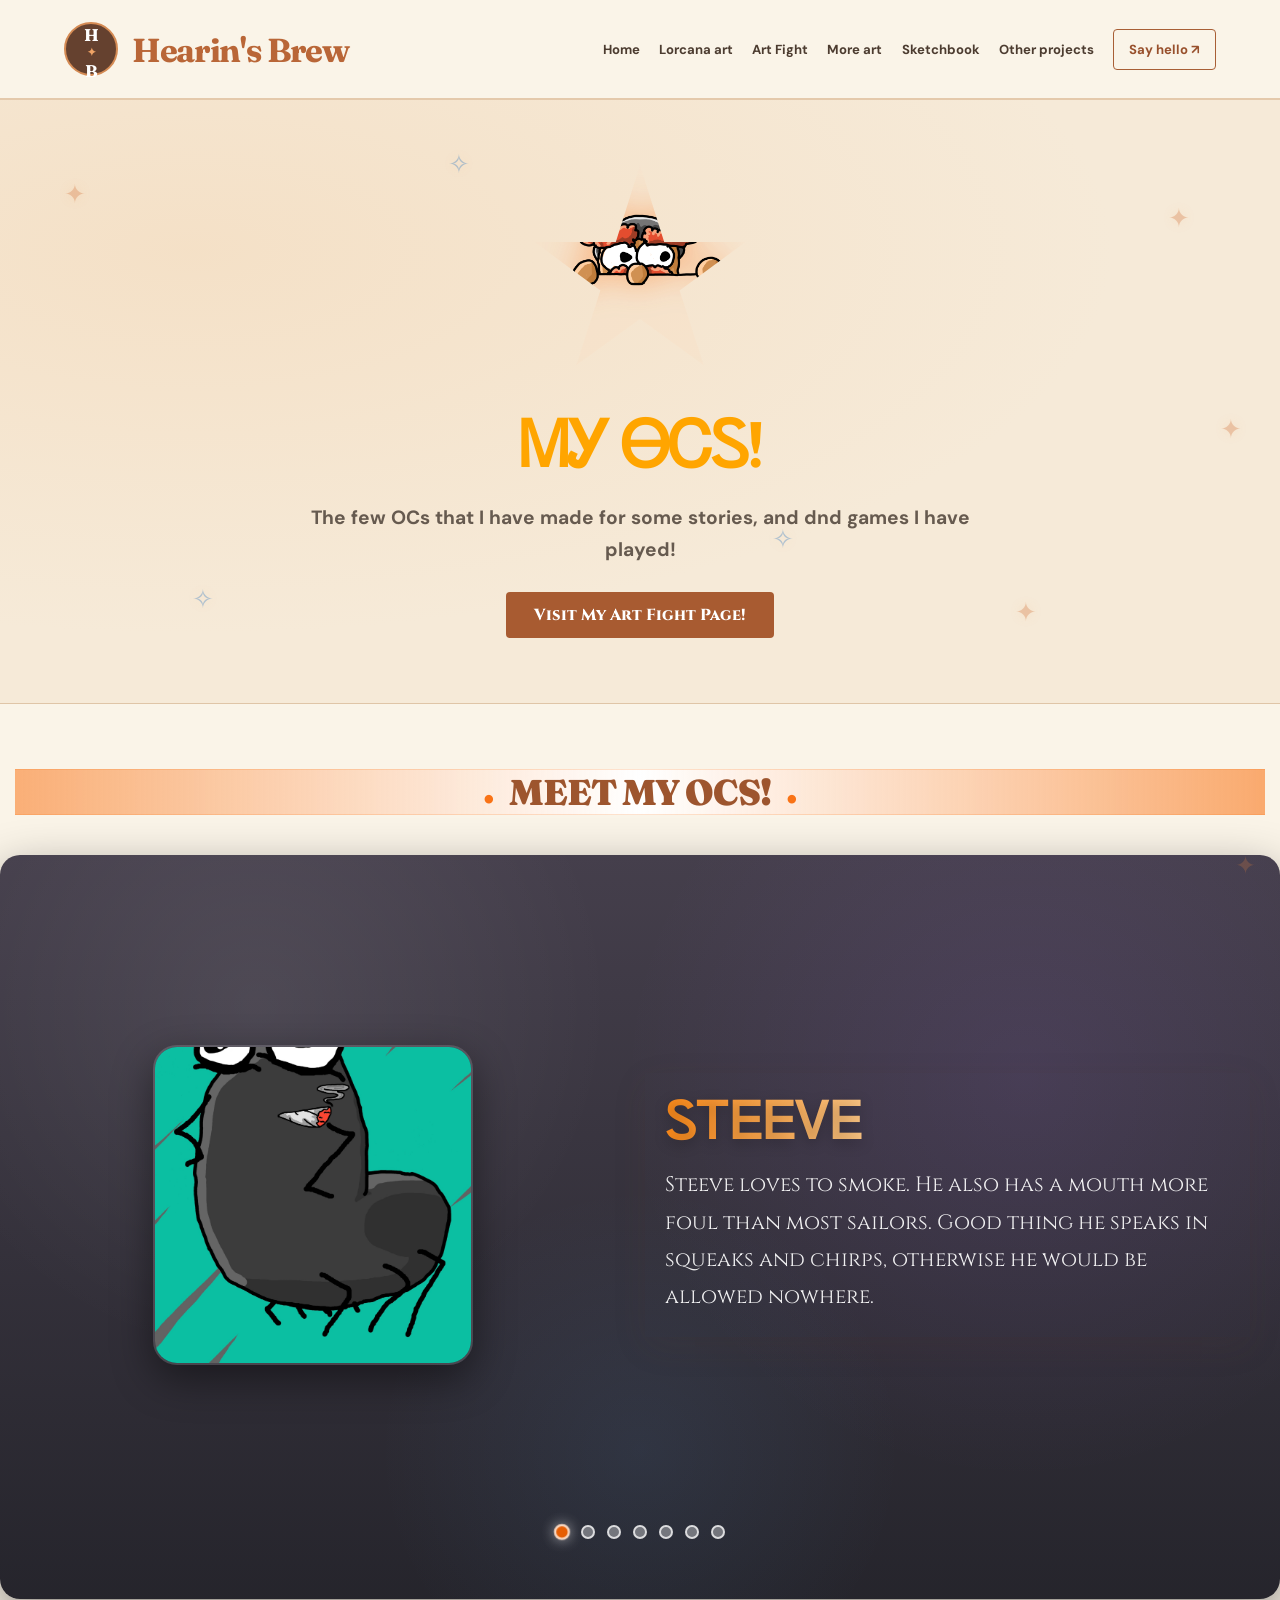
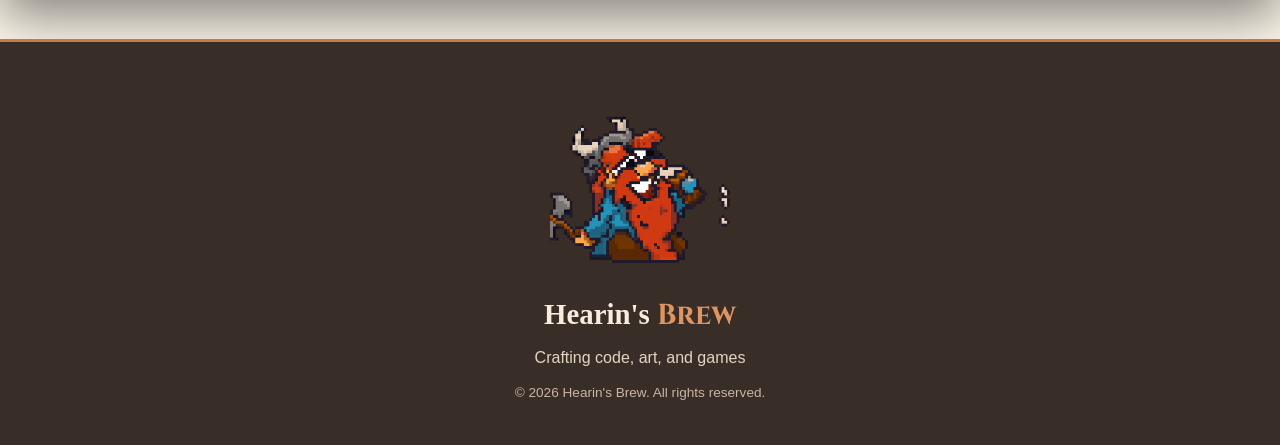
<file: my-ocs.html>
<!DOCTYPE html>
<html lang="en">

<head>
  <meta charset="UTF-8">
  <meta name="viewport" content="width=device-width, initial-scale=1.0">
  <link rel="stylesheet" href="style.css">
  <link rel="stylesheet" href="lorcanaStyle.css">
  <link rel="stylesheet" href="mediaQuery.css">
  <link rel="stylesheet" href="artFight.css">
  <link rel="stylesheet" href="myOcs.css">
  <link href="https://fonts.googleapis.com/css2?family=Cinzel:wght@700;900&display=swap" rel="stylesheet" />
  <link rel="stylesheet" href="https://cdnjs.cloudflare.com/ajax/libs/font-awesome/6.0.0/css/all.min.css">
  <link rel="icon" type="image/png" href="assets/favicon.ico">
  <title>Hearin's Brew - my-ocs</title>
  <link rel="preconnect" href="https://fonts.googleapis.com">
  <link rel="preconnect" href="https://fonts.gstatic.com" crossorigin>
  <link href="https://fonts.googleapis.com/css2?family=DM+Sans:wght@400;500;600;700&family=Fraunces:opsz,wght@9..144,500;9..144,600;9..144,700&display=swap" rel="stylesheet">
  <link rel="stylesheet" href="site-refresh.css">
  <link rel="stylesheet" href="inner-portfolio.css">
  <script src="inner-portfolio.js" defer></script>
  <link rel="stylesheet" href="brew-footer.css">
  <link rel="stylesheet" href="centered-page-heroes.css">
  <link rel="stylesheet" href="art-lightbox.css">
</head>

<body class="portfolio-inner-page">
  <div style="max-width: 1350px;
   margin:0 auto;
    width: 100%;
    ">
    <aside id="sidebar">
      <div class="sidebar-header">
        <div class="brand-logo">
          <svg width="24" height="24" viewBox="0 0 24 24" fill="none" stroke="currentColor" stroke-width="2">
            <path d="M12 2L2 7l10 5 10-5-10-5zM2 17l10 5 10-5M2 12l10 5 10-5" />
          </svg>
          <span>Hearin's Brew</span>
        </div>
        <button class="close-btn" onclick="toggleMenu()">&times;</button>
      </div>
      <nav>
        <ul>
          <li class="nav-item"><a href="index.html" class="nav-link active">Home</a></li>

          <li class="nav-item">
            <div class="nav-link dropdown-toggle" onclick="toggleDropdown(this)">
              <span>Visual Art Portfolio</span>
              <span class="chevron">&#9662;</span>
            </div>
            <ul class="dropdown-menu">
              <li><a href="lorcana-game-mat-concepts.html" class="nav-link">Lorcana Game Mat Concepts</a>
              </li>
              <li><a href="Art-Fight.html" class="nav-link">Art Fight</a></li>
              
              <li><a href="misc-art.html" class="nav-link">Misc Art</a></li>
              <li><a href="my-sketch-book.html" class="nav-link">My Sketchbook</a></li>
            </ul>
          </li>

          <li class="nav-item">
            <div class="nav-link dropdown-toggle" onclick="toggleDropdown(this)">
              <span>Game Dev</span>
              <span class="chevron">&#9662;</span>
            </div>
            <ul class="dropdown-menu">
              <li><a href="the-nautlins.html" class="nav-link">The Nautlins</a></li>
              <li><a href="easter-hunt-game.html" class="nav-link">Easter Hunt</a></li>

            </ul>
          </li>

          <li class="nav-item"><a href="other-artistic-works.html" class="nav-link">Other Artistic Works</a></li>

        </ul>
        <div style="padding-top:1rem">
          <div class="sidebar-footer">

            <p>Email me at:</p>
            <a href="mailto:hearinsbrew@gmail.com">Hearinsbrew@gmail.com</a>

          </div>
        </div>
      </nav>
    </aside>

    <main id="mainContent">
      <header class="portfolio-inner-header">
<a class="portfolio-inner-brand" href="index.html"><span class="portfolio-inner-mark">H<span>✦</span>B</span><span class="portfolio-inner-name">Hearin's Brew</span></a>
<button class="portfolio-inner-toggle" type="button" aria-label="Toggle navigation" aria-expanded="false" aria-controls="portfolio-inner-nav">☰</button>
<nav class="portfolio-inner-nav" id="portfolio-inner-nav" aria-label="Main navigation">
<a href="index.html">Home</a><a href="lorcana-game-mat-concepts.html">Lorcana art</a><a href="Art-Fight.html">Art Fight</a><a href="misc-art.html">More art</a><a href="my-sketch-book.html">Sketchbook</a><a href="other-artistic-works.html">Other projects</a><a class="portfolio-inner-contact" href="contact.html">Say hello ↗</a>
</nav></header>
      <section class="star-section">
        <div class="star-overlay"></div>
        <div class="star-content">
          <div>
            <img src="assets/bg-cartoon.png" />
          </div>
          <h1 id="brew-title4"></h1>
          <p>The few OCs that I have made for some stories, and dnd games I have played!
          </p>
          <div class="star-actions">
            <a href="#" class="primary-btn">Visit My Art Fight Page!</a>

          </div>
        </div>
      </section>
      <div class="divider">
        <h2>Meet my OCs!</h2>
      </div>


      <!--start story telling-->



      <section class="ocs-carousel-section">
        <div class="ocs-bg-overlay"></div>

        <div class="ocs-carousel" data-interval="4500">

          <!-- Slide 1 -->
          <div class="ocs-slide active">
            <div class="ocs-image">
              <img src="assets/Steve Smoking (1).jpg" alt="Character 1">
            </div>
            <div class="ocs-content">
              <h1>ᏚᎢᎬᎬᏙᎬ</h1>
              <p>
                Steeve loves to smoke. He also has a mouth more foul than most sailors. Good thing he speaks in squeaks
                and chirps, otherwise he would be allowed nowhere.
              </p>
            </div>
          </div>

          <!-- Slide 2 -->
          <div class="ocs-slide">
            <div class="ocs-image">
              <img src="assets/Ty.jpg" alt="Character 2">
            </div>
            <div class="ocs-content">
              <h1>Ty</h1>
              <p>
                Ty stole his parents' starship and crash-landed on a new planet. He's hoping to find parts and signal
                his family to come find him...
              </p>
            </div>
          </div>

          <!-- Slide 3 -->
          <div class="ocs-slide">
            <div class="ocs-image">
              <img src="assets/Lux Profile.jpg" alt="Character 3">
            </div>
            <div class="ocs-content">
              <h1>ᎠᎡᎪᎷ'ᎢᏆᎬᎡ</h1>
              <p>
                Dram'Tier is rare among his kind. The vibrant blue skin being highly sought after. He is a farmer from a
                small town and due to this often left alone.
            </div>
          </div>

          <!-- Slide 4 -->
          <div class="ocs-slide">
            <div class="ocs-image">
              <img src="assets/Lux Profile Greeeey Boi.jpg" alt="Character 4">
            </div>
            <div class="ocs-content">
              <h1>ᎪᏞ'ᏀᎡᎬᎩ</h1>
              <p>
                Al'Grey is a little fella. Only 15 years old, he is curious for his kind. He dreams of traveling the
                stars, and seeing beauty. He is working on creating a starship to explore something more than what he
                has.
              </p>
            </div>
          </div>

          <!-- Slide 5 -->
          <div class="ocs-slide">
            <div class="ocs-image">
              <img src="assets/Leggy In All His Glory.jpg" alt="Character 5">
            </div>
            <div class="ocs-content">
              <h1>ᏞᎬᏀᏀᎩ</h1>
              <p>
                I would call Leggy a freak of nature, but that would imply nature created him. It did not. Origin does
                not matter for Leggy, and his fight towards a better future!
              </p>
            </div>
          </div>

          <!-- Slide 6 -->
          <div class="ocs-slide">
            <div class="ocs-image">
              <img src="assets/Amber.jpg" alt="Character 6">
            </div>
            <div class="ocs-content">
              <h1>ᎪᎷᏴᎬᎡ</h1>
              <p>
                Amber was raised on Arma, a beautiful planet, similar to Earth in size and geology. Her younger brother
                stole their family's small ship and ran away...
              </p>
            </div>
          </div>

          <div class="ocs-slide">
            <div class="ocs-image">
              <img src="https://raw.githubusercontent.com/Hearin1/HearinsBrewRep/main/Drawings%20I%20made/Almost%20Raspberry.png" alt="Almost Raspberry, a raspberry almond cookie character" loading="lazy">
            </div>
            <div class="ocs-content">
              <h1>Almost Raspberry</h1>
              <p>
                I know almost nothing about Cookie Run! Someone was describing the cookies to me, and I started imagining what my wife would be as one. So here she is, a raspberry almond cookie! Not really an OC, just what I think my wife would look like as a cookie from the game :)
              </p>
            </div>
          </div>

          <!-- Dots -->
          <div class="ocs-dots">
            <span class="ocs-dot active"></span>
            <span class="ocs-dot"></span>
            <span class="ocs-dot"></span>
            <span class="ocs-dot"></span>
            <span class="ocs-dot"></span>
            <span class="ocs-dot"></span>
            <span class="ocs-dot"></span>
          </div>
        </div>
      </section>


      <!--end story telling-->

      
    </main>
    <div>
      <script>
        (function () {
          const text = "ᎷᎩ ᎾᏟᏚ!";
          const title = document.getElementById("brew-title4");
          const colors = ["#FFA500", "#FFFFFF", "#1E90FF"];
          for (let i = 0; i < text.length; i++) {
            const span = document.createElement("span");
            span.textContent = text[i];
            span.style.transition = "color 2s ease";
            span.style.color = colors[0];
            title.appendChild(span);
          }
          let currentColor = 0;
          setInterval(() => {
            const spans = title.querySelectorAll("span");
            for (let i = 0; i < spans.length; i++) {
              setTimeout(() => {
                spans[i].style.color = colors[(currentColor + 1) % colors.length];
              }, i * 200);
            }
            currentColor = (currentColor + 1) % colors.length;
          }, 4000);
        })();
      </script>

      <script>
        document.querySelectorAll('.ocs-carousel').forEach(carousel => {
          const slides = carousel.querySelectorAll('.ocs-slide');
          const dots = carousel.querySelectorAll('.ocs-dot');
          let current = 0;
          const intervalTime = parseInt(carousel.dataset.interval) || 4500;
          let autoSlide;

          function showSlide(index) {
            slides.forEach((slide, i) => {
              slide.classList.toggle('active', i === index);
            });

            dots.forEach((dot, i) => {
              dot.classList.toggle('active', i === index);
            });

            current = index;
          }

          function startAutoSlide() {
            autoSlide = setInterval(() => {
              const next = (current + 1) % slides.length;
              showSlide(next);
            }, intervalTime);
          }

          function resetAutoSlide() {
            clearInterval(autoSlide);
            startAutoSlide();
          }

          dots.forEach((dot, index) => {
            dot.addEventListener('click', () => {
              showSlide(index);
              resetAutoSlide();
            });
          });

          startAutoSlide();
        });
      </script>
      <script src="main.js"></script>
<footer class="brew-site-footer" role="contentinfo">
  <div class="brew-footer-inner">
    <img src="assets/HearinDrinkingGif500px.gif" alt="Hearin's drinking dwarf mascot" class="brew-footer-dwarf" loading="lazy">
    <div class="brew-footer-name">Hearin's <span>Brew</span></div>
    <p>Crafting code, art, and games</p>
    <small>© 2026 Hearin's Brew. All rights reserved.</small>
  </div>
</footer>
<script src="art-lightbox.js" defer></script>
</body>

</html>
</file>
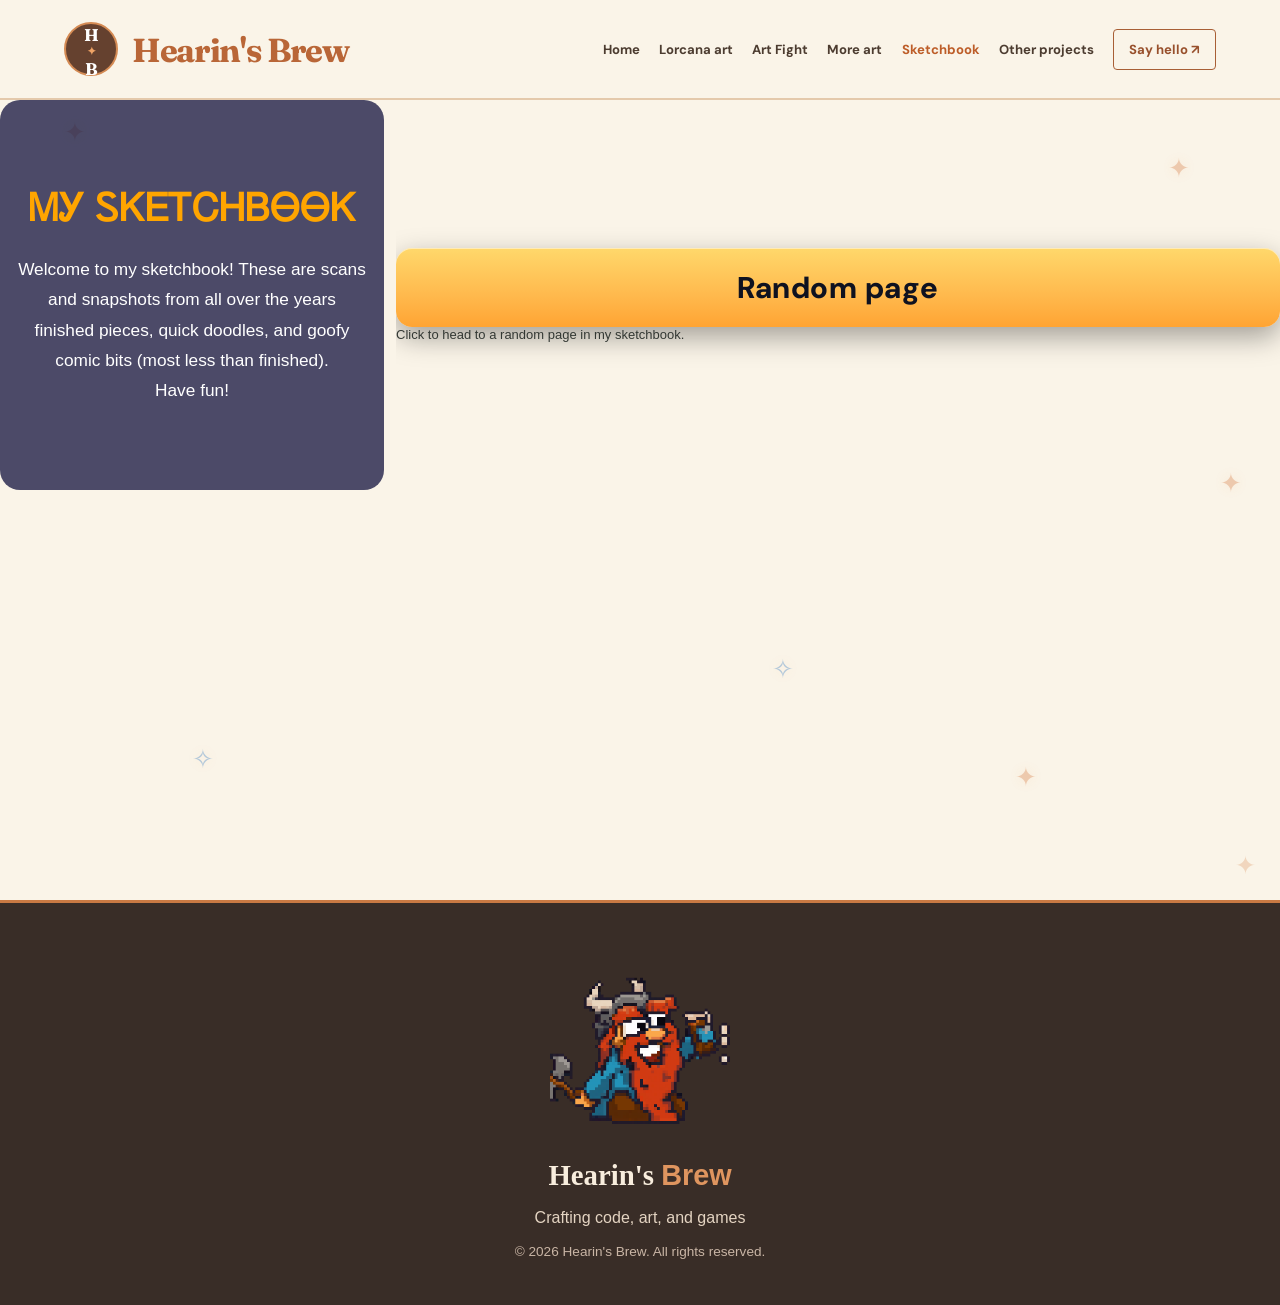
<file: my-sketch-book.html>
<!DOCTYPE html>
<html lang="en">

<head>
  <meta charset="utf-8" />
  <meta name="viewport" content="width=device-width,initial-scale=1" />
  <title>Hearin’s Brew — My Sketchbook</title>
  <link rel="stylesheet" href="style.css" />
  <link rel="stylesheet" href="mediaQuery.css" />
  <link rel="stylesheet" href="skecthBook.css" />
  <link rel="icon" type="image/png" href="assets/favicon.ico">
  <title>Hearin's Brew - my-sketch-book</title>
  <link rel="preconnect" href="https://fonts.googleapis.com">
  <link rel="preconnect" href="https://fonts.gstatic.com" crossorigin>
  <link href="https://fonts.googleapis.com/css2?family=DM+Sans:wght@400;500;600;700&family=Fraunces:opsz,wght@9..144,500;9..144,600;9..144,700&display=swap" rel="stylesheet">
  <link rel="stylesheet" href="site-refresh.css">
  <link rel="stylesheet" href="inner-portfolio.css">
  <script src="inner-portfolio.js" defer></script>
  <link rel="stylesheet" href="brew-footer.css">
</head>

<body class="portfolio-inner-page">
  <div style="max-width: 1350px;
   margin:0 auto;
    width: 100%;
    ">
    <aside id="sidebar">
      <div class="sidebar-header">
        <div class="brand-logo">
          <svg width="24" height="24" viewBox="0 0 24 24" fill="none" stroke="currentColor" stroke-width="2">
            <path d="M12 2L2 7l10 5 10-5-10-5zM2 17l10 5 10-5M2 12l10 5 10-5" />
          </svg>
          <span>Hearin's Brew</span>
        </div>
        <button class="close-btn" onclick="toggleMenu()">&times;</button>
      </div>
      <nav>
        <ul>
          <li class="nav-item"><a href="index.html" class="nav-link active">Home</a></li>

          <li class="nav-item">
            <div class="nav-link dropdown-toggle" onclick="toggleDropdown(this)">
              <span>Visual Art Portfolio</span>
              <span class="chevron">&#9662;</span>
            </div>
            <ul class="dropdown-menu">
              <li><a href="lorcana-game-mat-concepts.html" class="nav-link">Lorcana Game Mat Concepts</a>
              </li>
              <li><a href="Art-Fight.html" class="nav-link">Art Fight</a></li>
              
              <li><a href="misc-art.html" class="nav-link">Misc Art</a></li>
              <li><a href="my-sketch-book.html" class="nav-link">My Sketchbook</a></li>
            </ul>
          </li>

          <li class="nav-item">
            <div class="nav-link dropdown-toggle" onclick="toggleDropdown(this)">
              <span>Game Dev</span>
              <span class="chevron">&#9662;</span>
            </div>
            <ul class="dropdown-menu">
              <li><a href="the-nautlins.html" class="nav-link">The Nautlins</a></li>
              <li><a href="easter-hunt-game.html" class="nav-link">Easter Hunt</a></li>

            </ul>
          </li>
          <li class="nav-item"><a href="other-artistic-works.html" class="nav-link">Other Artistic Works</a></li>

        </ul>
        <div style="padding-top:1rem">
          <div class="sidebar-footer">

            <p>Email me at:</p>
            <a href="mailto:hearinsbrew@gmail.com">Hearinsbrew@gmail.com</a>

          </div>
        </div>
      </nav>


    </aside>

    <main id="mainContent">
      <header class="portfolio-inner-header">
<a class="portfolio-inner-brand" href="index.html"><span class="portfolio-inner-mark">H<span>✦</span>B</span><span class="portfolio-inner-name">Hearin's Brew</span></a>
<button class="portfolio-inner-toggle" type="button" aria-label="Toggle navigation" aria-expanded="false" aria-controls="portfolio-inner-nav">☰</button>
<nav class="portfolio-inner-nav" id="portfolio-inner-nav" aria-label="Main navigation">
<a href="index.html">Home</a><a href="lorcana-game-mat-concepts.html">Lorcana art</a><a href="Art-Fight.html">Art Fight</a><a href="misc-art.html">More art</a><a href="my-sketch-book.html">Sketchbook</a><a href="other-artistic-works.html">Other projects</a><a class="portfolio-inner-contact" href="contact.html">Say hello ↗</a>
</nav></header>
      <section class="layout">

        <div class="controls">

          <div class="header1">
            <div class="glow">

              <h1 id="brew-title3"></h1>
              <p>
                Welcome to my sketchbook! These are scans and snapshots from all over the years
                finished pieces, quick doodles, and goofy comic bits (most less than finished).<br>Have fun!
              </p>
            </div>
          </div>


        </div>


        <!-- Right column: book -->
        <div class="bookWrap" style="display:flex;flex-direction: column;">
          <div id="stage" class="stage" role="img" aria-label="Open sketchbook">
            <div class="page left">
              <div class="status">Loading…</div><img id="leftImg" alt="Left page" />
            </div>
            <div class="page right">
              <div class="status">Loading…</div><img id="rightImg" alt="Right page" />
            </div>
          </div>
          <div id="sketchZoom" class="sketch-zoom" hidden role="dialog" aria-modal="true" aria-label="Enlarged sketchbook artwork"><button id="sketchZoomClose" class="sketch-zoom-close" type="button" aria-label="Close enlarged artwork">×</button><img id="sketchZoomImage" alt="Enlarged sketchbook artwork"></div>
          <button id="randomBtn" class="btn" type="button">Random page</button>
          <div class="hint">Click to head to a random page in my sketchbook.</div>
        </div>

      </section>
    </main>
    <div>
      <script>
        /* ---------- Animated title ---------- */
        const text = "ᎷᎩ ᏚᏦᎬᎢᏟᎻᏴᎾᎾᏦ";
        const title = document.getElementById("brew-title3");
        const colors = ["#FFA500", "#FFFFFF", "#1E90FF"];
        const spans = [];
        for (let i = 0; i < text.length; i++) {
          const s = document.createElement("span");
          s.textContent = text[i];
          s.style.transition = "color 2s ease";
          s.style.color = colors[0];
          title.appendChild(s);
          spans.push(s);
        }
        let currentColor = 0;
        setInterval(() => {
          for (let i = 0; i < spans.length; i++) {
            setTimeout(() => { spans[i].style.color = colors[(currentColor + 1) % colors.length]; }, i * 120);
          }
          currentColor = (currentColor + 1) % colors.length;
        }, 3200);

        /* ---------- Sketchbook logic ---------- */
        const repoOwner = "Hearin1";
        const repoName = "HearinsBrewRep";
        const folders = ["Good Artworks", "Comic Strips", "Doodles"];

        const stageEl = document.getElementById("stage");
        const leftImg = document.getElementById("leftImg");
        const rightImg = document.getElementById("rightImg");
        const randomBtn = document.getElementById("randomBtn");
        const leftPage = document.querySelector(".page.left");
        const rightPage = document.querySelector(".page.right");

        const zoomDialog = document.getElementById("sketchZoom");
        const zoomImage = document.getElementById("sketchZoomImage");
        const zoomClose = document.getElementById("sketchZoomClose");
        let zoomPreviousFocus = null;
        function closeSketchZoom() {
          zoomDialog.hidden = true;
          zoomImage.removeAttribute("src");
          document.body.classList.remove("sketch-zoom-open");
          if (zoomPreviousFocus) zoomPreviousFocus.focus();
        }
        [leftImg, rightImg].forEach(img => {
          img.setAttribute("tabindex", "0");
          img.setAttribute("role", "button");
          img.setAttribute("aria-label", "Enlarge sketchbook artwork");
          const open = () => {
            if (!img.getAttribute("src") || img.style.opacity === "0") return;
            zoomPreviousFocus = document.activeElement;
            zoomImage.src = img.src;
            zoomImage.alt = img.alt;
            zoomDialog.hidden = false;
            document.body.classList.add("sketch-zoom-open");
            zoomClose.focus();
          };
          img.addEventListener("click", open);
          img.addEventListener("keydown", event => {
            if (event.key === "Enter" || event.key === " ") { event.preventDefault(); open(); }
          });
        });
        zoomClose.addEventListener("click", closeSketchZoom);
        zoomDialog.addEventListener("click", event => {
          if (event.target === zoomDialog) closeSketchZoom();
        });
        document.addEventListener("keydown", event => {
          if (event.key === "Escape" && !zoomDialog.hidden) closeSketchZoom();
        });
        let allImages = [];
        let bookAspect = 0;             // original PNG aspect (height/width)

        /* keep in sync with CSS if you change it */
        const STRETCH_X = 1.35;

        /* helper to read CSS vars */
        function cssVar(name, fallback = 1) {
          const v = getComputedStyle(document.documentElement).getPropertyValue(name).trim();
          const n = parseFloat(v);
          return Number.isFinite(n) ? n : fallback;
        }

        /* --------- FRAY ENGINE --------- */
        function frayPath({ segs = 18, margin = cssVar('--fray-margin', 2.5), amp = cssVar('--fray-amp', 3.2) } = {}) {
          const pts = [];
          const w = 100, h = 100, S = segs, m = margin, a = amp;
          // top (L->R)
          for (let i = 0; i <= S; i++) {
            const x = m + (w - 2 * m) * (i / S);
            const y = m + Math.random() * a;
            pts.push(`${x.toFixed(2)}% ${y.toFixed(2)}%`);
          }
          // right (T->B)
          for (let i = 1; i <= S; i++) {
            const y = m + (h - 2 * m) * (i / S);
            const x = w - m - Math.random() * a;
            pts.push(`${x.toFixed(2)}% ${y.toFixed(2)}%`);
          }
          // bottom (R->L)
          for (let i = 1; i <= S; i++) {
            const x = w - m - (w - 2 * m) * (i / S);
            const y = h - m - Math.random() * a;
            pts.push(`${x.toFixed(2)}% ${y.toFixed(2)}%`);
          }
          // left (B->T)
          for (let i = 1; i <= S - 1; i++) {
            const y = h - m - (h - 2 * m) * (i / S);
            const x = m + Math.random() * a;
            pts.push(`${x.toFixed(2)}% ${y.toFixed(2)}%`);
          }
          return `polygon(${pts.join(",")})`;
        }
        function applyFray(pageEl) {
          pageEl.style.setProperty('--fray-path', frayPath());
        }

        /* Size the stage so a stretched background fits WITHOUT cropping */
        function layoutBook() {
          if (!bookAspect) return;

          const effectiveAspect = bookAspect / STRETCH_X;
          const isMobile = window.innerWidth <= 768;

          // MOBILE: nearly full width
          if (isMobile) {
            const mobilePadding = 12; // left/right spacing
            const w = window.innerWidth - mobilePadding * 2;
            const h = w * effectiveAspect;

            stageEl.style.width = `${w}px`;
            stageEl.style.height = `${h}px`;
            stageEl.style.margin = "0 auto";
            return;
          }

          // DESKTOP / TABLET
          const availableH = Math.max(window.innerHeight - 110, 340);
          const widthByHeight = availableH / effectiveAspect;

          const maxColumnW = Math.max(300, document.querySelector(".bookWrap").clientWidth - 8);

          let w = Math.max(300, Math.min(widthByHeight, maxColumnW));
          let h = w * effectiveAspect;

          const scale = 1;
          w *= scale;
          h *= scale;

          stageEl.style.width = `${w}px`;
          stageEl.style.height = `${h}px`;
          stageEl.style.margin = "";
        }
        (function loadBook() {
          const img = new Image();
          img.onload = () => {
            bookAspect = img.height / img.width;
            stageEl.style.backgroundImage = `url(${img.src})`;
            layoutBook();
            window.addEventListener('resize', layoutBook);
          };
          img.src = "https://raw.githubusercontent.com/Hearin1/HearinsBrewRep/main/Drawings%20I%20made/Book.png";
        })();
        // Artwork is served from the public artwork repository, not Cloudinary.
        const sketchbookFiles = ["Comic Strips/Merrik Art 2011.JPG","Comic Strips/PXL_20201225_193544779.jpg","Comic Strips/PXL_20201231_210224489.jpg","Comic Strips/PXL_20250730_181932406.jpg","Comic Strips/PXL_20250730_182012034.jpg","Comic Strips/PXL_20250730_182033354.jpg","Comic Strips/PXL_20250730_182042154.jpg","Comic Strips/PXL_20250730_182054807.jpg","Comic Strips/PXL_20250730_182106714.jpg","Comic Strips/PXL_20250730_182113501.jpg","Comic Strips/PXL_20250730_183709054.jpg","Comic Strips/PXL_20250730_183933894.jpg","Comic Strips/PXL_20250730_190254509.jpg","Comic Strips/PXL_20250730_190519430.jpg","Comic Strips/PXL_20250730_190555364.jpg","Comic Strips/PXL_20250730_190613911.jpg","Comic Strips/PXL_20250730_190919658.jpg","Comic Strips/PXL_20250730_190930374.jpg","Comic Strips/PXL_20250730_191025342.jpg","Comic Strips/PXL_20250730_191032982.jpg","Comic Strips/PXL_20250730_205215530.jpg","Comic Strips/PXL_20250730_205224994.jpg","Comic Strips/PXL_20250730_205305881.jpg","Comic Strips/PXL_20250730_205315470.jpg","Comic Strips/PXL_20250730_205324565.jpg","Comic Strips/PXL_20250730_205345420.jpg","Comic Strips/PXL_20250730_205721066.jpg","Comic Strips/PXL_20250730_205753434.jpg","Comic Strips/PXL_20250730_205814091.jpg","Comic Strips/PXL_20250730_215127696.jpg","Comic Strips/PXL_20250730_215136220.jpg","Comic Strips/PXL_20250731_201917173.jpg","Comic Strips/PXL_20250731_202551933.jpg","Doodles/PXL_20220412_005833390.jpg","Doodles/PXL_20240920_174344972.jpg","Doodles/PXL_20240920_190231273.jpg","Doodles/PXL_20250331_051903826.jpg","Doodles/PXL_20250730_181915940.jpg","Doodles/PXL_20250730_181919882.jpg","Doodles/PXL_20250730_181926656.jpg","Doodles/PXL_20250730_182308353.jpg","Doodles/PXL_20250730_182324584.jpg","Doodles/PXL_20250730_182347471.jpg","Doodles/PXL_20250730_182402874.jpg","Doodles/PXL_20250730_183336302.jpg","Doodles/PXL_20250730_183347628.jpg","Doodles/PXL_20250730_183402015.jpg","Doodles/PXL_20250730_183416894.jpg","Doodles/PXL_20250730_183546851.jpg","Doodles/PXL_20250730_183650610.jpg","Doodles/PXL_20250730_183853674.jpg","Doodles/PXL_20250730_185134725.jpg","Doodles/PXL_20250730_185149097.jpg","Doodles/PXL_20250730_185453039.jpg","Doodles/PXL_20250730_190308892.jpg","Doodles/PXL_20250730_190908632.jpg","Doodles/PXL_20250730_190951925.jpg","Doodles/PXL_20250730_191001804.jpg","Doodles/PXL_20250730_191234392.jpg","Doodles/PXL_20250730_191340004.jpg","Doodles/PXL_20250730_191513119.jpg","Doodles/PXL_20250730_191640941.jpg","Doodles/PXL_20250730_191646623.jpg","Doodles/PXL_20250730_191701174.jpg","Doodles/PXL_20250730_191718330.jpg","Doodles/PXL_20250730_191727098.jpg","Doodles/PXL_20250730_204813565.jpg","Doodles/PXL_20250730_204924012.jpg","Doodles/PXL_20250730_204959652.jpg","Doodles/PXL_20250730_205157941.jpg","Doodles/PXL_20250730_205205649.jpg","Doodles/PXL_20250730_205247762.jpg","Doodles/PXL_20250730_210002252.jpg","Doodles/PXL_20250730_210026795.jpg","Doodles/PXL_20250730_210038458.jpg","Doodles/PXL_20250731_200640473.jpg","Doodles/PXL_20250731_201017054.jpg","Doodles/PXL_20250731_201330889.jpg","Doodles/PXL_20250731_201544880.jpg","Doodles/PXL_20250731_201724360.jpg","Doodles/PXL_20250731_202206492.jpg","Doodles/PXL_20250731_202216904.jpg","Doodles/PXL_20250731_202252907.jpg","Doodles/PXL_20250731_202259220.jpg","Doodles/PXL_20250731_202330449.jpg","Doodles/PXL_20250731_202352282.jpg","Doodles/PXL_20250731_202401268.jpg","Doodles/PXL_20250731_202445647.jpg","Doodles/PXL_20250731_202602958.jpg","Doodles/PXL_20250731_202737481.jpg","Doodles/PXL_20250731_202814838.jpg","Doodles/PXL_20250731_203018228.jpg","Doodles/PXL_20250731_203044881.jpg","Doodles/PXL_20250731_203049552.jpg","Doodles/PXL_20250731_203101095.jpg","Doodles/Sylvy and Hoorse.png","Good Artworks/10264007_1479243198960516_5436739227627115169_o.jpg","Good Artworks/IMG_20151001_075312602.jpg","Good Artworks/IMG_20151009_074105401.jpg","Good Artworks/IMG_20200118_161307.jpg","Good Artworks/IMG_20200626_114254_01.jpg","Good Artworks/IMG_20200711_120710.jpg","Good Artworks/IMG_20200922_010500~2.jpg","Good Artworks/IMG_20201216_140645_01.jpg","Good Artworks/IMG_20201217_205343_01.jpg","Good Artworks/IMG_20210222_204218_01~2.jpg","Good Artworks/PXL_20201231_043359576.jpg","Good Artworks/PXL_20210103_233211058.jpg","Good Artworks/PXL_20210114_220758770.jpg","Good Artworks/PXL_20210306_162020786-edited.jpg","Good Artworks/PXL_20210306_162020786.jpg","Good Artworks/PXL_20221010_025323350-edited.jpg","Good Artworks/PXL_20250730_181629874.jpg","Good Artworks/PXL_20250730_181650635.jpg","Good Artworks/PXL_20250730_181657592.jpg","Good Artworks/PXL_20250730_181712392.jpg","Good Artworks/PXL_20250730_181716089.jpg","Good Artworks/PXL_20250730_181844545.jpg","Good Artworks/PXL_20250730_181850534.jpg","Good Artworks/PXL_20250730_181856663.jpg","Good Artworks/PXL_20250730_181904533.jpg","Good Artworks/PXL_20250730_181909544.jpg","Good Artworks/PXL_20250730_181942934.jpg","Good Artworks/PXL_20250730_181947375.jpg","Good Artworks/PXL_20250730_181953716.jpg","Good Artworks/PXL_20250730_182121991.jpg","Good Artworks/PXL_20250730_182317650.jpg","Good Artworks/PXL_20250730_182330993.jpg","Good Artworks/PXL_20250730_182338114.jpg","Good Artworks/PXL_20250730_183322606.jpg","Good Artworks/PXL_20250730_183442390.jpg","Good Artworks/PXL_20250730_183523868.jpg","Good Artworks/PXL_20250730_183612730.jpg","Good Artworks/PXL_20250730_183619121.jpg","Good Artworks/PXL_20250730_183624192.jpg","Good Artworks/PXL_20250730_183637225.jpg","Good Artworks/PXL_20250730_183731734.jpg","Good Artworks/PXL_20250730_184110291.jpg","Good Artworks/PXL_20250730_184122221.jpg","Good Artworks/PXL_20250730_184131531.jpg","Good Artworks/PXL_20250730_184142888.jpg","Good Artworks/PXL_20250730_184852476.jpg","Good Artworks/PXL_20250730_184908213.jpg","Good Artworks/PXL_20250730_184919021.jpg","Good Artworks/PXL_20250730_184929623.jpg","Good Artworks/PXL_20250730_184940557.jpg","Good Artworks/PXL_20250730_184951141.jpg","Good Artworks/PXL_20250730_185020470.jpg","Good Artworks/PXL_20250730_185035729.jpg","Good Artworks/PXL_20250730_185204220.jpg","Good Artworks/PXL_20250730_185217972.jpg","Good Artworks/PXL_20250730_185256614.jpg","Good Artworks/PXL_20250730_185310575.jpg","Good Artworks/PXL_20250730_185324764.jpg","Good Artworks/PXL_20250730_185337382.jpg","Good Artworks/PXL_20250730_185354218.jpg","Good Artworks/PXL_20250730_185417394.jpg","Good Artworks/PXL_20250730_185443644.jpg","Good Artworks/PXL_20250730_185457408.jpg","Good Artworks/PXL_20250730_185502858.jpg","Good Artworks/PXL_20250730_185531739.jpg","Good Artworks/PXL_20250730_185548704.jpg","Good Artworks/PXL_20250730_185557529.jpg","Good Artworks/PXL_20250730_185621014.jpg","Good Artworks/PXL_20250730_185639546.jpg","Good Artworks/PXL_20250730_185656339.jpg","Good Artworks/PXL_20250730_185706978.jpg","Good Artworks/PXL_20250730_185713043.jpg","Good Artworks/PXL_20250730_185723060.jpg","Good Artworks/PXL_20250730_185747611.jpg","Good Artworks/PXL_20250730_185803934.jpg","Good Artworks/PXL_20250730_185816688.jpg","Good Artworks/PXL_20250730_185831057.jpg","Good Artworks/PXL_20250730_185849801.jpg","Good Artworks/PXL_20250730_185902502.jpg","Good Artworks/PXL_20250730_185931027.jpg","Good Artworks/PXL_20250730_185943860.jpg","Good Artworks/PXL_20250730_190018039.jpg","Good Artworks/PXL_20250730_190038440.jpg","Good Artworks/PXL_20250730_190050211.jpg","Good Artworks/PXL_20250730_190103886.jpg","Good Artworks/PXL_20250730_190121512.jpg","Good Artworks/PXL_20250730_190135847.jpg","Good Artworks/PXL_20250730_190207700.jpg","Good Artworks/PXL_20250730_190219148.jpg","Good Artworks/PXL_20250730_190231102.jpg","Good Artworks/PXL_20250730_190242404.jpg","Good Artworks/PXL_20250730_190320860.jpg","Good Artworks/PXL_20250730_190434873.jpg","Good Artworks/PXL_20250730_190505948.jpg","Good Artworks/PXL_20250730_190534240.jpg","Good Artworks/PXL_20250730_190543985.jpg","Good Artworks/PXL_20250730_190627173.jpg","Good Artworks/PXL_20250730_190638284.jpg","Good Artworks/PXL_20250730_190820218.jpg","Good Artworks/PXL_20250730_191016197.jpg","Good Artworks/PXL_20250730_191046059.jpg","Good Artworks/PXL_20250730_191056802.jpg","Good Artworks/PXL_20250730_191202094.jpg","Good Artworks/PXL_20250730_191211072.jpg","Good Artworks/PXL_20250730_191217801.jpg","Good Artworks/PXL_20250730_191221942.jpg","Good Artworks/PXL_20250730_191328601.jpg","Good Artworks/PXL_20250730_191349656.jpg","Good Artworks/PXL_20250730_191358188.jpg","Good Artworks/PXL_20250730_191407006.jpg","Good Artworks/PXL_20250730_191446809.jpg","Good Artworks/PXL_20250730_191455802.jpg","Good Artworks/PXL_20250730_191458685.jpg","Good Artworks/PXL_20250730_191618114.jpg","Good Artworks/PXL_20250730_191626706.jpg","Good Artworks/PXL_20250730_191709655.jpg","Good Artworks/PXL_20250730_191742754.jpg","Good Artworks/PXL_20250730_204805419.jpg","Good Artworks/PXL_20250730_204827002.jpg","Good Artworks/PXL_20250730_204941857.jpg","Good Artworks/PXL_20250730_205005637.jpg","Good Artworks/PXL_20250730_205042055.jpg","Good Artworks/PXL_20250730_205131844.jpg","Good Artworks/PXL_20250730_205148755.jpg","Good Artworks/PXL_20250730_205256858.jpg","Good Artworks/PXL_20250730_205709961.jpg","Good Artworks/PXL_20250730_205728857.jpg","Good Artworks/PXL_20250730_205737086.jpg","Good Artworks/PXL_20250730_205828668.jpg","Good Artworks/PXL_20250730_205839864.jpg","Good Artworks/PXL_20250730_210010834.jpg","Good Artworks/PXL_20250730_210019063.jpg","Good Artworks/PXL_20250730_215246770.jpg","Good Artworks/PXL_20250731_200658040.jpg","Good Artworks/PXL_20250731_200725473.jpg","Good Artworks/PXL_20250731_200757901.jpg","Good Artworks/PXL_20250731_200811261.jpg","Good Artworks/PXL_20250731_200821118.jpg","Good Artworks/PXL_20250731_200842326.jpg","Good Artworks/PXL_20250731_200850830.jpg","Good Artworks/PXL_20250731_200905218.jpg","Good Artworks/PXL_20250731_200926766.jpg","Good Artworks/PXL_20250731_200948967.jpg","Good Artworks/PXL_20250731_200954008.jpg","Good Artworks/PXL_20250731_200958756.jpg","Good Artworks/PXL_20250731_201005061.jpg","Good Artworks/PXL_20250731_201034496.jpg","Good Artworks/PXL_20250731_201041436.jpg","Good Artworks/PXL_20250731_201214312.jpg","Good Artworks/PXL_20250731_201218494.jpg","Good Artworks/PXL_20250731_201224390.jpg","Good Artworks/PXL_20250731_201321256.jpg","Good Artworks/PXL_20250731_201356453.jpg","Good Artworks/PXL_20250731_201418163.jpg","Good Artworks/PXL_20250731_201427124.jpg","Good Artworks/PXL_20250731_201440901.jpg","Good Artworks/PXL_20250731_201501230.jpg","Good Artworks/PXL_20250731_201506324.jpg","Good Artworks/PXL_20250731_201510630.jpg","Good Artworks/PXL_20250731_201515704.jpg","Good Artworks/PXL_20250731_201521455.jpg","Good Artworks/PXL_20250731_201535442.jpg","Good Artworks/PXL_20250731_201619924.jpg","Good Artworks/PXL_20250731_201628242.jpg","Good Artworks/PXL_20250731_201635520.jpg","Good Artworks/PXL_20250731_201645221.jpg","Good Artworks/PXL_20250731_201656929.jpg","Good Artworks/PXL_20250731_201731952.jpg","Good Artworks/PXL_20250731_201740164.jpg","Good Artworks/PXL_20250731_201756682.jpg","Good Artworks/PXL_20250731_201834393.jpg","Good Artworks/PXL_20250731_201840230.jpg","Good Artworks/PXL_20250731_201851492.jpg","Good Artworks/PXL_20250731_201947320.jpg","Good Artworks/PXL_20250731_201955888.jpg","Good Artworks/PXL_20250731_202005306.jpg","Good Artworks/PXL_20250731_202137756.jpg","Good Artworks/PXL_20250731_202155862.jpg","Good Artworks/PXL_20250731_202226336.jpg","Good Artworks/PXL_20250731_202247412.jpg","Good Artworks/PXL_20250731_202339274.jpg","Good Artworks/PXL_20250731_202346001.jpg","Good Artworks/PXL_20250731_202406307.jpg","Good Artworks/PXL_20250731_202417096.jpg","Good Artworks/PXL_20250731_202423484.jpg","Good Artworks/PXL_20250731_202428950.jpg","Good Artworks/PXL_20250731_202436560.jpg","Good Artworks/PXL_20250731_202455715.jpg","Good Artworks/PXL_20250731_202506366.jpg","Good Artworks/PXL_20250731_202515682.jpg","Good Artworks/PXL_20250731_202523556.jpg","Good Artworks/PXL_20250731_202531271.jpg","Good Artworks/PXL_20250731_202536993.jpg","Good Artworks/PXL_20250731_202544368.jpg","Good Artworks/PXL_20250731_202657212.jpg","Good Artworks/PXL_20250731_202704515.jpg","Good Artworks/PXL_20250731_202709227.jpg","Good Artworks/PXL_20250731_202715227.jpg","Good Artworks/PXL_20250731_202719638.jpg","Good Artworks/PXL_20250731_202726388.jpg","Good Artworks/PXL_20250731_202730706.jpg","Good Artworks/PXL_20250731_202743397.jpg","Good Artworks/PXL_20250731_202751378.jpg","Good Artworks/PXL_20250731_202757161.jpg","Good Artworks/PXL_20250731_202805718.jpg","Good Artworks/PXL_20250731_202820148.jpg","Good Artworks/PXL_20250731_202827307.jpg","Good Artworks/PXL_20250731_202835556.jpg","Good Artworks/PXL_20250731_202840909.jpg","Good Artworks/PXL_20250731_202854784.jpg","Good Artworks/PXL_20250731_202902354.jpg","Good Artworks/PXL_20250731_202908119.jpg","Good Artworks/PXL_20250731_202912694.jpg","Good Artworks/PXL_20250731_202919504.jpg","Good Artworks/PXL_20250731_202924453.jpg","Good Artworks/PXL_20250731_202930679.jpg","Good Artworks/PXL_20250731_202938453.jpg","Good Artworks/PXL_20250731_202945420.jpg","Good Artworks/PXL_20250731_203001693.jpg","Good Artworks/PXL_20250731_203007727.jpg","Good Artworks/PXL_20250731_203012131.jpg","Good Artworks/PXL_20250731_203116016.jpg","Good Artworks/PXL_20250731_203129893.jpg","Good Artworks/PXL_20250803_193111199.jpg","Good Artworks/PXL_20260110_230826815.jpg","Good Artworks/PXL_20260110_230838440.jpg","Good Artworks/PXL_20260110_230845436.jpg","Good Artworks/PXL_20260110_231006980.jpg","Good Artworks/PXL_20260110_231010800.jpg","Good Artworks/PXL_20260110_231030748.jpg","Good Artworks/PXL_20260110_231103299.jpg","Good Artworks/PXL_20260110_231106641.jpg","Good Artworks/PXL_20260110_231115819.jpg","Good Artworks/PXL_20260110_231122539.jpg","Good Artworks/PXL_20260110_231126929.jpg","Good Artworks/PXL_20260110_231133907.jpg","Good Artworks/PXL_20260110_231141692.jpg","Good Artworks/PXL_20260110_231150153.jpg","Good Artworks/PXL_20260110_231153966.jpg","Good Artworks/PXL_20260110_231202523.jpg","Good Artworks/PXL_20260110_231337066.jpg","Good Artworks/PXL_20260110_231342462.jpg","Good Artworks/PXL_20260110_231355878.jpg","Good Artworks/PXL_20260110_231404360.jpg","Good Artworks/PXL_20260110_231414093.jpg","Good Artworks/PXL_20260110_231418004.jpg","Good Artworks/PXL_20260110_231424347.jpg","Good Artworks/PXL_20260110_231429344.jpg","Good Artworks/PXL_20260110_231440185.jpg","Good Artworks/PXL_20260110_231446226.jpg","Good Artworks/PXL_20260110_231454889.jpg","Good Artworks/PXL_20260110_231501334.jpg","Good Artworks/PXL_20260110_231508368.jpg","Good Artworks/PXL_20260110_231515420.jpg","Good Artworks/PXL_20260110_231522422.jpg","Good Artworks/PXL_20260110_231532569.jpg","Good Artworks/PXL_20260110_231537685.jpg","Good Artworks/PXL_20260110_231546740.jpg","Good Artworks/PXL_20260110_231557091.jpg","Good Artworks/PXL_20260110_231602369.jpg","Good Artworks/PXL_20260110_231609486.jpg","Good Artworks/PXL_20260110_231613401.jpg","Good Artworks/PXL_20260110_231622064.jpg","Good Artworks/PXL_20260110_231631923.jpg","Good Artworks/PXL_20260110_231638854.jpg","Good Artworks/PXL_20260110_231643849.jpg","Good Artworks/PXL_20260110_231710698.jpg","Good Artworks/PXL_20260110_231717088.jpg","Good Artworks/PXL_20260110_231723396.jpg","Good Artworks/PXL_20260110_231738883.jpg","Good Artworks/PXL_20260110_231743395.jpg","Good Artworks/PXL_20260110_231750171.jpg","Good Artworks/PXL_20260110_231754557.jpg","Good Artworks/PXL_20260111_041530759.jpg","Good Artworks/PXL_20260111_041535848.jpg","Good Artworks/PXL_20260111_041542204.jpg","Good Artworks/PXL_20260111_041547028.jpg","Good Artworks/PXL_20260111_041555239.jpg","Good Artworks/PXL_20260111_041602660.jpg","Good Artworks/PXL_20260111_044555509.jpg","Good Artworks/PXL_20260111_044607646.jpg","Good Artworks/PXL_20260111_044612497.jpg","Good Artworks/PXL_20260111_044628656.jpg","Good Artworks/PXL_20260111_044632933.jpg","Good Artworks/PXL_20260111_044638932.jpg","Good Artworks/PXL_20260111_044643518.jpg","Good Artworks/PXL_20260111_044651762.jpg","Good Artworks/PXL_20260111_044656090.jpg","Good Artworks/PXL_20260111_044702496.jpg","Good Artworks/PXL_20260111_044707191.jpg","Good Artworks/PXL_20260111_044714488.jpg","Good Artworks/PXL_20260111_044717897.jpg","Good Artworks/PXL_20260111_044724634.jpg","Good Artworks/PXL_20260111_044729152.jpg","Good Artworks/PXL_20260111_044736243.jpg","Good Artworks/PXL_20260111_044744597.jpg","Good Artworks/PXL_20260111_044802764.jpg","Good Artworks/PXL_20260111_044810133.jpg","Good Artworks/PXL_20260111_044814400.jpg","Good Artworks/PXL_20260111_044825725.jpg","Good Artworks/PXL_20260111_044835268.jpg","Good Artworks/PXL_20260111_044841107.jpg","Good Artworks/PXL_20260111_044849243.jpg","Good Artworks/PXL_20260111_044854704.jpg","Good Artworks/PXL_20260111_045031214.jpg","Good Artworks/PXL_20260111_045037195.jpg","Good Artworks/PXL_20260111_045049547.jpg","Good Artworks/PXL_20260111_045054748.jpg","Good Artworks/PXL_20260111_045102719.jpg","Good Artworks/PXL_20260111_045114954.jpg","Good Artworks/PXL_20260111_045123532.jpg","Good Artworks/PXL_20260111_045138818.jpg","Good Artworks/PXL_20260111_045146161.jpg","Good Artworks/PXL_20260111_045153403.jpg","Good Artworks/PXL_20260111_045158422.jpg","Good Artworks/PXL_20260111_045205542.jpg","Good Artworks/PXL_20260111_045211281.jpg","Good Artworks/PXL_20260111_045219099.jpg","Good Artworks/PXL_20260111_045224974.jpg","Good Artworks/PXL_20260111_045241001.jpg","Good Artworks/PXL_20260111_045248025.jpg","Good Artworks/PXL_20260111_045254648.jpg","Good Artworks/PXL_20260111_045300308.jpg","Good Artworks/PXL_20260111_045326319.jpg","Good Artworks/PXL_20260111_045330171.jpg","Good Artworks/PXL_20260111_045337242.jpg","Good Artworks/PXL_20260111_045343425.jpg","Good Artworks/PXL_20260111_045352091.jpg","Good Artworks/PXL_20260111_045357214.jpg","Good Artworks/PXL_20260111_045403390.jpg","Good Artworks/PXL_20260111_045408338.jpg","Good Artworks/PXL_20260111_045415386.jpg","Good Artworks/PXL_20260111_045419792.jpg","Good Artworks/PXL_20260111_051624385.jpg","Good Artworks/PXL_20260111_051635367.jpg","Good Artworks/PXL_20260111_051645118.jpg","Good Artworks/PXL_20260111_051653503.jpg","Good Artworks/PXL_20260111_051714488.jpg","Good Artworks/PXL_20260111_051721478.jpg","Good Artworks/PXL_20260111_051740168.jpg","Good Artworks/PXL_20260111_052704708.jpg","Good Artworks/PXL_20260111_052711653.jpg","Good Artworks/PXL_20260111_052717675.jpg","Good Artworks/PXL_20260111_052741442.jpg","Good Artworks/PXL_20260111_052745522.jpg","Good Artworks/PXL_20260111_052751885.jpg","Good Artworks/PXL_20260111_052802409.jpg","Good Artworks/PXL_20260111_052806567.jpg","Good Artworks/PXL_20260111_052815589.jpg","Good Artworks/PXL_20260111_052819467.jpg","Good Artworks/PXL_20260111_052827265.jpg","Good Artworks/PXL_20260111_052831789.jpg","Good Artworks/PXL_20260111_052839067.jpg","Good Artworks/PXL_20260111_225848477.jpg","Good Artworks/PXL_20260111_225856362.jpg","Good Artworks/PXL_20260111_225900492.jpg","Good Artworks/PXL_20260111_225905980.jpg","Good Artworks/PXL_20260111_225909989.jpg","Good Artworks/PXL_20260111_225918330.jpg","Good Artworks/PXL_20260111_225923340.jpg","Good Artworks/PXL_20260111_225930920.jpg","Good Artworks/PXL_20260111_225934897.jpg","Good Artworks/PXL_20260111_225940546.jpg","Good Artworks/PXL_20260111_225946773.jpg","Good Artworks/PXL_20260111_225952362.jpg","Good Artworks/PXL_20260111_225959008.jpg","Good Artworks/PXL_20260111_230027262.jpg","Good Artworks/PXL_20260111_230034326.jpg","Good Artworks/PXL_20260111_230041048.jpg","Good Artworks/PXL_20260111_230053135.jpg","Good Artworks/PXL_20260111_230118798.jpg","Good Artworks/PXL_20260111_230223279.jpg","Good Artworks/PXL_20260111_230232539.jpg","Good Artworks/PXL_20260111_230240779.jpg","Good Artworks/PXL_20260111_230245074.jpg","Good Artworks/PXL_20260111_230254296.jpg","Good Artworks/PXL_20260111_230258683.jpg","Good Artworks/PXL_20260111_230311408.jpg","Good Artworks/PXL_20260111_230319911.jpg","Good Artworks/PXL_20260111_230327858.jpg","Good Artworks/PXL_20260111_230331935.jpg","Good Artworks/PXL_20260111_230337992.jpg","Good Artworks/PXL_20260111_230344166.jpg","Good Artworks/PXL_20260111_230421201.jpg","Good Artworks/PXL_20260111_230427968.jpg","Good Artworks/PXL_20260111_230435393.jpg","Good Artworks/PXL_20260111_230443179.jpg","Good Artworks/PXL_20260111_230449327.jpg","Good Artworks/PXL_20260111_230454734.jpg","Good Artworks/PXL_20260111_230500498.jpg","Good Artworks/PXL_20260111_230520667.jpg","Good Artworks/PXL_20260112_154811267.jpg","Good Artworks/PXL_20260112_154835024.jpg","Good Artworks/PXL_20260112_154845593.jpg","Good Artworks/PXL_20260112_154903446.jpg","Good Artworks/PXL_20260112_154924167.jpg","Good Artworks/PXL_20260112_154936640.jpg","Good Artworks/PXL_20260112_154946979.jpg","Good Artworks/PXL_20260112_154956947.jpg","Good Artworks/PXL_20260112_155008729.jpg","Good Artworks/PXL_20260112_155020429.jpg","Good Artworks/PXL_20260112_155032698.jpg","Good Artworks/PXL_20260112_155043582.jpg","Good Artworks/PXL_20260112_155053884.jpg","Good Artworks/PXL_20260112_155102499.jpg","Good Artworks/PXL_20260112_155114180.jpg","Good Artworks/PXL_20260112_155205533.jpg","Good Artworks/PXL_20260112_155324680.jpg","Good Artworks/PXL_20260112_155405348.jpg","Good Artworks/PXL_20260112_155409673.jpg","Good Artworks/PXL_20260112_155419106.jpg","Good Artworks/PXL_20260112_155616197.jpg","Good Artworks/PXL_20260112_155703627.jpg","Good Artworks/PXL_20260112_155717211.jpg","Good Artworks/PXL_20260112_155724640.jpg","Good Artworks/PXL_20260112_155840895.jpg","Good Artworks/PXL_20260112_155850892.jpg","Good Artworks/PXL_20260112_155855527.jpg","Good Artworks/PXL_20260112_162049614.jpg","Good Artworks/PXL_20260112_162104662.jpg","Good Artworks/PXL_20260112_162111316.jpg","Good Artworks/PXL_20260112_162119734.jpg","Good Artworks/PXL_20260112_162129914.jpg","Good Artworks/PXL_20260112_162140509.jpg","Good Artworks/PXL_20260112_162147086.jpg","Good Artworks/PXL_20260112_162200105.jpg","Good Artworks/PXL_20260112_162204505.jpg","Good Artworks/PXL_20260112_162217140.jpg","Good Artworks/PXL_20260112_162227108.jpg","Good Artworks/PXL_20260112_162241114.jpg","Good Artworks/PXL_20260112_162304861.jpg","Good Artworks/PXL_20260112_162311957.jpg","Good Artworks/PXL_20260112_162524383.jpg","Good Artworks/PXL_20260112_162531713.jpg","Good Artworks/PXL_20260112_162554003.jpg","Good Artworks/PXL_20260112_162559332.jpg","Good Artworks/PXL_20260112_162609914.jpg","Good Artworks/PXL_20260112_162617007.jpg","Good Artworks/PXL_20260112_162621243.jpg","Good Artworks/PXL_20260112_162629142.jpg","Good Artworks/PXL_20260112_162633253.jpg","Good Artworks/PXL_20260112_162639903.jpg","Good Artworks/PXL_20260112_162644276.jpg","Good Artworks/PXL_20260112_162651639.jpg","Good Artworks/PXL_20260112_162656057.jpg","Good Artworks/PXL_20260112_162703452.jpg","Good Artworks/PXL_20260112_162707480.jpg","Good Artworks/PXL_20260112_162718094.jpg","Good Artworks/PXL_20260112_162721984.jpg","Good Artworks/PXL_20260112_162728616.jpg","Good Artworks/PXL_20260112_162732583.jpg","Good Artworks/PXL_20260112_162739249.jpg","Good Artworks/PXL_20260112_162742946.jpg","Good Artworks/PXL_20260112_162750819.jpg","Good Artworks/PXL_20260112_162754395.jpg","Good Artworks/PXL_20260112_162800104.jpg","Good Artworks/PXL_20260112_162803711.jpg","Good Artworks/PXL_20260112_162810511.jpg","Good Artworks/PXL_20260112_162815033.jpg","Good Artworks/PXL_20260112_162823565.jpg","Good Artworks/PXL_20260112_162827885.jpg","Good Artworks/PXL_20260112_163013121.jpg","Good Artworks/PXL_20260112_163020579.jpg","Good Artworks/PXL_20260112_163026700.jpg","Good Artworks/PXL_20260112_163034094.jpg","Good Artworks/PXL_20260112_163039562.jpg","Good Artworks/PXL_20260112_163136621.jpg","Good Artworks/PXL_20260112_163143602.jpg","Good Artworks/PXL_20260112_163202460.jpg","Good Artworks/PXL_20260112_163205967.jpg","Good Artworks/PXL_20260112_163212637.jpg","Good Artworks/PXL_20260112_163216610.jpg"];
        async function loadAllImages() {
          allImages = sketchbookFiles.map(path =>
            `https://raw.githubusercontent.com/Hearin1/HearinsBrewRep/main/${path.split('/').map(encodeURIComponent).join('/')}`
          );
        }
        function pickTwo(arr) {
          if (arr.length < 2) return [arr[0] ?? "", arr[1] ?? ""];
          const a = Math.floor(Math.random() * arr.length);
          let b = Math.floor(Math.random() * arr.length);
          while (b === a) b = Math.floor(Math.random() * arr.length);
          return [arr[a], arr[b]];
        }
        function setImageWithFade(imgEl, newSrc) {
          const tmp = new Image();
          tmp.onload = () => {
            imgEl.style.opacity = 0;
            setTimeout(() => {
              imgEl.src = newSrc;
              const statusEl = imgEl.parentNode.querySelector(".status");
              if (statusEl) statusEl.style.display = "none";
              requestAnimationFrame(() => { imgEl.style.opacity = 1; });
            }, 300);
          };
          tmp.onerror = () => {
            const statusEl = imgEl.parentNode.querySelector(".status");
            if (statusEl) statusEl.textContent = "Couldn’t load image.";
          };
          tmp.src = newSrc;
        }

        function showRandom() {
          if (allImages.length === 0) return;
          // new frayed edge each time
          applyFray(leftPage);
          applyFray(rightPage);

          const [L, R] = pickTwo(allImages);
          stageEl.querySelectorAll(".status").forEach(m => { m.textContent = "Loading…"; m.style.display = "grid"; });
          setImageWithFade(leftImg, L);
          setImageWithFade(rightImg, R);
        }

        (async function init() {
          try {
            await loadAllImages();
            if (allImages.length === 0) throw new Error("Couldn’t find images.");
            showRandom();
            randomBtn.addEventListener("click", showRandom);
          } catch (err) {
            console.error(err);
            stageEl.querySelectorAll(".status").forEach(m => m.textContent = "Couldn’t load images.");
          }
        })();

      </script>
      <script src="main.js"></script>
<footer class="brew-site-footer" role="contentinfo">
  <div class="brew-footer-inner">
    <img src="assets/HearinDrinkingGif500px.gif" alt="Hearin's drinking dwarf mascot" class="brew-footer-dwarf" loading="lazy">
    <div class="brew-footer-name">Hearin's <span>Brew</span></div>
    <p>Crafting code, art, and games</p>
    <small>© 2026 Hearin's Brew. All rights reserved.</small>
  </div>
</footer>
</body>

</html>
</file>
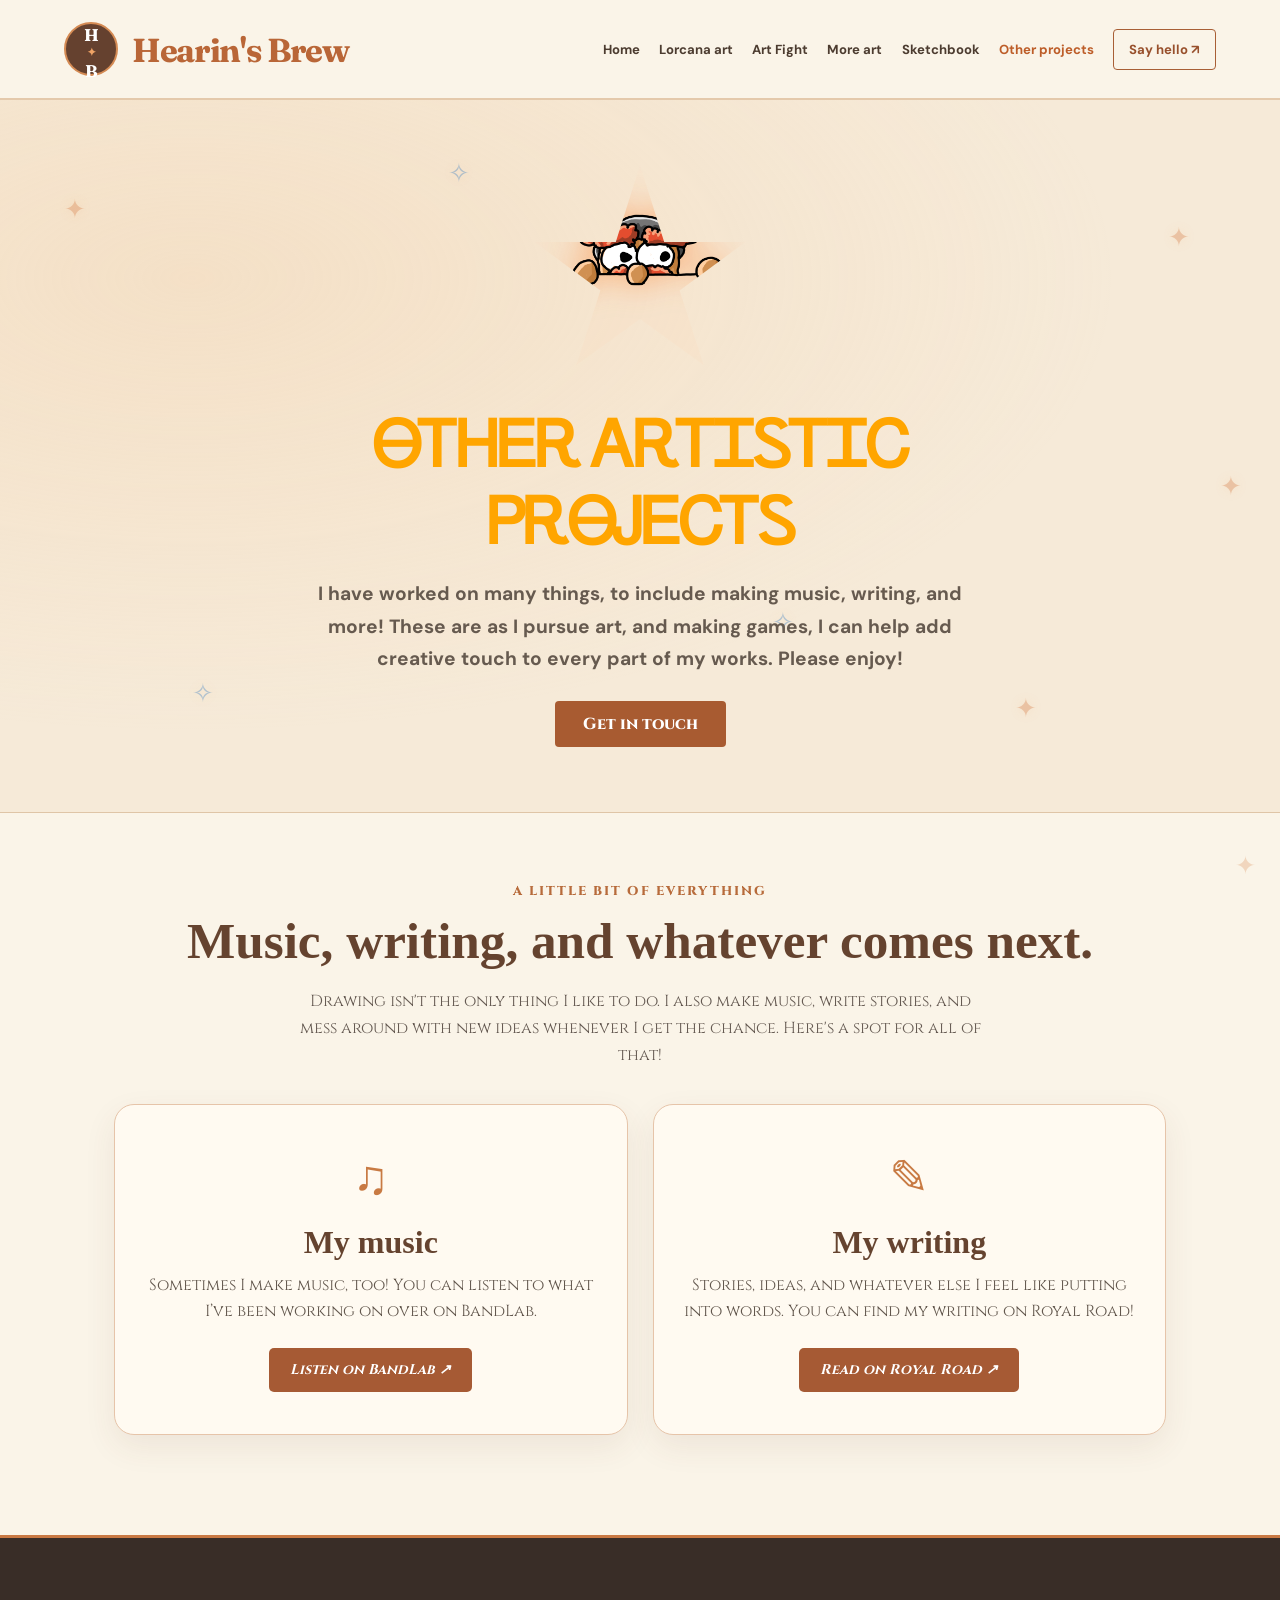
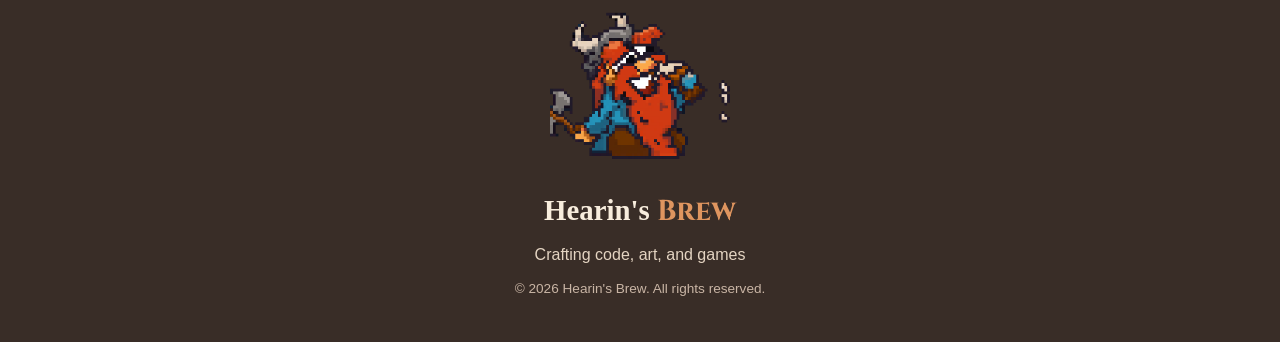
<file: other-artistic-works.html>
<!DOCTYPE html>
<html lang="en">

<head>
    <meta charset="UTF-8">
    <meta name="viewport" content="width=device-width, initial-scale=1.0">
    <link rel="stylesheet" href="style.css">
    <link rel="stylesheet" href="lorcanaStyle.css">
    <link rel="stylesheet" href="mediaQuery.css">
    <link rel="stylesheet" href="artFight.css">
    <link rel="stylesheet" href="miscArt.css">
    <link href="https://fonts.googleapis.com/css2?family=Cinzel:wght@700;900&display=swap" rel="stylesheet" />
    <link rel="stylesheet" href="https://cdnjs.cloudflare.com/ajax/libs/font-awesome/6.0.0/css/all.min.css">
    <link rel="icon" type="image/png" href="assets/favicon.ico">
    <title>Hearin's Brew - misc-art</title>
  <link rel="preconnect" href="https://fonts.googleapis.com">
  <link rel="preconnect" href="https://fonts.gstatic.com" crossorigin>
  <link href="https://fonts.googleapis.com/css2?family=DM+Sans:wght@400;500;600;700&family=Fraunces:opsz,wght@9..144,500;9..144,600;9..144,700&display=swap" rel="stylesheet">
  <link rel="stylesheet" href="site-refresh.css">
  <link rel="stylesheet" href="inner-portfolio.css">
  <script src="inner-portfolio.js" defer></script>
  <link rel="stylesheet" href="brew-footer.css">
  <link rel="stylesheet" href="centered-page-heroes.css">
  <link rel="stylesheet" href="projects-contact.css">
</head>

<body class="portfolio-inner-page">
    <div style="max-width: 1350px;
   margin:0 auto;
    width: 100%;
    ">
        <aside id="sidebar">
            <div class="sidebar-header">
                <div class="brand-logo">
                    <svg width="24" height="24" viewBox="0 0 24 24" fill="none" stroke="currentColor" stroke-width="2">
                        <path d="M12 2L2 7l10 5 10-5-10-5zM2 17l10 5 10-5M2 12l10 5 10-5" />
                    </svg>
                    <span>Hearin's Brew</span>
                </div>
                <button class="close-btn" onclick="toggleMenu()">&times;</button>
            </div>
            <nav>
                <ul>
                    <li class="nav-item"><a href="index.html" class="nav-link active">Home</a></li>

                    <li class="nav-item">
                        <div class="nav-link dropdown-toggle" onclick="toggleDropdown(this)">
                            <span>Visual Art Portfolio</span>
                            <span class="chevron">&#9662;</span>
                        </div>
                        <ul class="dropdown-menu">
                            <li><a href="lorcana-game-mat-concepts.html" class="nav-link">Lorcana Game Mat Concepts</a>
                            </li>
                            <li><a href="Art-Fight.html" class="nav-link">Art Fight</a></li>
                            
                            <li><a href="misc-art.html" class="nav-link">Misc Art</a></li>
                            <li><a href="my-sketch-book.html" class="nav-link">My Sketchbook</a></li>
                        </ul>
                    </li>

                    <li class="nav-item">
                        <div class="nav-link dropdown-toggle" onclick="toggleDropdown(this)">
                            <span>Game Dev</span>
                            <span class="chevron">&#9662;</span>
                        </div>
                        <ul class="dropdown-menu">
                            <li><a href="the-nautlins.html" class="nav-link">The Nautlins</a></li>
                            <li><a href="easter-hunt-game.html" class="nav-link">Easter Hunt</a></li>

                        </ul>
                    </li>

                    <li class="nav-item"><a href="other-artistic-works.html" class="nav-link">Other Artistic Works</a>
                    </li>

                </ul>
                <div style="padding-top:1rem">
                    <div class="sidebar-footer">

                        <p>Email me at:</p>
                        <a href="mailto:hearinsbrew@gmail.com">Hearinsbrew@gmail.com</a>

                    </div>
                </div>
            </nav>
        </aside>

        <main id="mainContent">
            <header class="portfolio-inner-header">
<a class="portfolio-inner-brand" href="index.html"><span class="portfolio-inner-mark">H<span>✦</span>B</span><span class="portfolio-inner-name">Hearin's Brew</span></a>
<button class="portfolio-inner-toggle" type="button" aria-label="Toggle navigation" aria-expanded="false" aria-controls="portfolio-inner-nav">☰</button>
<nav class="portfolio-inner-nav" id="portfolio-inner-nav" aria-label="Main navigation">
<a href="index.html">Home</a><a href="lorcana-game-mat-concepts.html">Lorcana art</a><a href="Art-Fight.html">Art Fight</a><a href="misc-art.html">More art</a><a href="my-sketch-book.html">Sketchbook</a><a href="other-artistic-works.html">Other projects</a><a class="portfolio-inner-contact" href="contact.html">Say hello ↗</a>
</nav></header>
            <section class="star-section">
                <div class="star-overlay"></div>
                <div class="star-content">
                    <div>
                        <img src="assets/bg-cartoon.png" />
                    </div>
                    <h1 id="brew-title6"></h1>
                    <p>I have worked on many things, to include making music, writing, and more! These are as I pursue
                        art, and making games, I can help add creative touch to every part of my works.

                        Please enjoy!
                    </p>
                    <div class="star-actions">
                        <a href="contact.html" class="primary-btn">Get in touch</a>

                    </div>
                </div>
            </section>
            <section class="brew-project-links" aria-labelledby="brew-projects-heading">
              <p class="brew-eyebrow">A little bit of everything</p>
              <h2 id="brew-projects-heading">Music, writing, and whatever comes next.</h2>
              <p>Drawing isn't the only thing I like to do. I also make music, write stories, and mess around with new ideas whenever I get the chance. Here's a spot for all of that!</p>
              <div class="brew-project-grid">
                <article class="brew-project-card" id="music">
                  <span aria-hidden="true" class="brew-project-symbol">♫</span>
                  <h3>My music</h3>
                  <p>Sometimes I make music, too! You can listen to what I’ve been working on over on BandLab.</p>
                  <p class="brew-project-note" style="margin-top:1.5rem"><a href="https://www.bandlab.com/asitco/music-overview" target="_blank" rel="noopener noreferrer" style="display:inline-block;padding:.8rem 1.3rem;background:#a65a34;color:#fff;border-radius:5px;text-decoration:none;font-weight:700;line-height:1.3">Listen on BandLab ↗</a></p>
                </article>
                <article class="brew-project-card" id="writing">
                  <span aria-hidden="true" class="brew-project-symbol">✎</span>
                  <h3>My writing</h3>
                  <p>Stories, ideas, and whatever else I feel like putting into words. You can find my writing on Royal Road!</p>
                  <p class="brew-project-note" style="margin-top:1.5rem"><a href="https://www.royalroad.com/profile/585481/fictions" target="_blank" rel="noopener noreferrer" style="display:inline-block;padding:.8rem 1.3rem;background:#a65a34;color:#fff;border-radius:5px;text-decoration:none;font-weight:700;line-height:1.3">Read on Royal Road ↗</a></p>
                </article>
              </div>
            </section>
        </main>
        <div>
            <script>
                (function () {
                    const text = "ᎾᎢᎻᎬᎡ ᎪᎡᎢᏆᏚᎢᏆᏟ ᏢᎡᎾᎫᎬᏟᎢᏚ";
                    const title = document.getElementById("brew-title6");
                    const colors = ["#FFA500", "#FFFFFF", "#1E90FF"];
                    for (let i = 0; i < text.length; i++) {
                        const span = document.createElement("span");
                        span.textContent = text[i];
                        span.style.transition = "color 2s ease";
                        span.style.color = colors[0];
                        title.appendChild(span);
                    }
                    let currentColor = 0;
                    setInterval(() => {
                        const spans = title.querySelectorAll("span");
                        for (let i = 0; i < spans.length; i++) {
                            setTimeout(() => {
                                spans[i].style.color = colors[(currentColor + 1) % colors.length];
                            }, i * 200);
                        }
                        currentColor = (currentColor + 1) % colors.length;
                    }, 4000);
                })();
            </script>
            <script src="main.js"></script>
<footer class="brew-site-footer" role="contentinfo">
  <div class="brew-footer-inner">
    <img src="assets/HearinDrinkingGif500px.gif" alt="Hearin's drinking dwarf mascot" class="brew-footer-dwarf" loading="lazy">
    <div class="brew-footer-name">Hearin's <span>Brew</span></div>
    <p>Crafting code, art, and games</p>
    <small>© 2026 Hearin's Brew. All rights reserved.</small>
  </div>
</footer>
</body>

</html>
</file>
<file: style.css>
:root {
     --sidebar-width: 280px;
     --primary-orange: #f97316;
     /* Clean, modern orange */
     --orange-hover: #ea580c;
     --sidebar-bg: #ffffff;
     --text-dark: #1f2937;
     --text-muted: #6b7280;
     --bg-main: #fcfcfc;
     --transition-speed: 0.3s;
 }

 * {
     margin: 0;
     padding: 0;
     box-sizing: border-box;
     font-family: 'Cinzel', sans-serif;
 }

 body {
     display: flex;
     background: var(--bg-main);
     color: var(--text-dark);
     overflow-x: hidden;
     min-height: 100vh;
 }

 /* --- Sidebar --- */
 aside {
     width: var(--sidebar-width);
     height: 100vh;
     background: var(--sidebar-bg);
     color: var(--text-dark);
     position: fixed;
     left: 0;
     transition: transform var(--transition-speed) ease;
     z-index: 1000;
     padding: 1rem;
     display: flex;
     flex-direction: column;
     border-right: 1px solid #e5e7eb;
 }

 /* Class to hide sidebar */
 aside.closed {
     transform: translateX(-100%);
 }

 .sidebar-header {
     display: flex;
     justify-content: space-between;
     align-items: center;
     margin-bottom: 2rem;
     padding-bottom: 1rem;
     border-bottom: 1px solid #f3f4f6;
 }

 .brand-logo {
     font-size: 1.5rem;
     font-weight: 800;
     color: var(--primary-orange);
     display: flex;
     align-items: center;
     gap: 10px;
 }

 .close-btn {
     background: none;
     border: none;
     color: var(--text-muted);
     font-size: 1.75rem;
     cursor: pointer;
     line-height: 1;
 }

 .close-btn:hover {
     color: var(--primary-orange);
 }

 /* --- Main Navigation --- */
 nav {
     flex-grow: 1;
     overflow-y: auto;
 }

 nav ul {
     list-style: none;
 }

 .nav-item {
     margin: 0.25rem 0;
 }

 .nav-link {
     display: flex;
     align-items: center;
     justify-content: space-between;
     padding: 0.75rem 1rem;
     color: var(--text-dark);
     text-decoration: none;
     border-radius: 8px;
     transition: 0.2s;
     font-weight: 500;
     cursor: pointer;
 }

 .nav-link:hover,
 .nav-link.active {
     background-color: #fff7ed;
     color: var(--primary-orange);
 }

 /* Dropdown Chevron */
 .chevron {
     font-size: 0.8rem;
     transition: transform 0.3s;
     color: var(--text-muted);
 }

 .active-dropdown .chevron {
     transform: rotate(180deg);
     color: var(--primary-orange);
 }

 /* --- Dropdown Menus --- */
 .dropdown-menu {
     max-height: 0;
     overflow: hidden;
     transition: max-height 0.3s ease-out;
     background: #fafafa;
     border-radius: 8px;
     margin-top: 2px;
 }

 /* Opened Dropdown state */
 .active-dropdown+.dropdown-menu {
     max-height: 1000px;
     /* Set a max height for animation */
 }

 .dropdown-menu li a {
     padding: 0.6rem 1rem 0.6rem 2.5rem;
     /* Indented text */
     font-size: 0.95rem;
     color: var(--text-muted);
 }

 .dropdown-menu li a:hover {
     color: var(--primary-orange);
     background: #fff7ed;
 }

 /* --- Sidebar Footer (e.g., Logout) --- */
 .sidebar-footer {
     margin-top: auto;
     border-top: 1px solid #f3f4f6;
     padding-top: 1rem;
 }



 /* --- Main Content --- */
 main {
     flex-grow: 1;
     margin-left: var(--sidebar-width);
     min-height: 100vh;
     transition: margin-left var(--transition-speed) ease;

 }

 /* When sidebar is closed, main content takes full width */
 main.expanded {
     margin-left: 0;
 }

 /* --- Menu Trigger Button --- */
 .menu-trigger {
     background: #f97316;
     /* Your brand orange */
     color: white;
     border: none;
     width: 40px;
     height: 40px;
     border-radius: 8px;
     cursor: pointer;
     display: flex;
     align-items: center;
     justify-content: center;
     font-size: 1.2rem;
     transition: transform 0.2s;
 }

 .menu-trigger:hover {
     background: var(--orange-hover);
 }

 main.expanded .menu-trigger {
     display: inline-flex;
     align-items: center;
     gap: 8px;
 }

 /* --- Dashboard Content --- */



 body {
     font-family: 'Cinzel', serif;
 }

 /* Container for the two elements */
 .feature-container {
     display: flex;
     align-items: center;
     gap: 4rem;

    /*background: rgb(204, 121, 65);*/
     background: 
    linear-gradient(to right, rgb(204, 121, 65),  rgb(255, 122, 60)),

    /* Geometric pattern overlay */
    repeating-linear-gradient(
      45deg,
      rgba(255,255,255,0.08) 0px,
      rgba(255,255,255,0.08) 2px,
      transparent 2px,
      transparent 12px
    );

  background-blend-mode: overlay;
     padding: 3rem;
     border-radius: 20px;
     border: 1px solid #f1f5f9;
 }

 /* Left Side: Image */
 .feature-image {
     flex: 1;
     max-width: 420px;
     /* Takes up 50% width */
 }

 .feature-image img {
     width: 100%;
     height: auto;
     border-radius: 15px;
     display: block;
     object-fit: cover;
     box-shadow: 0 20px 25px -5px rgba(0, 0, 0, 0.1);
 }

 /* Right Side: Content */
 .feature-content {
     flex: 1;
     /* Takes up 50% width */
 }




 .secondary-btn {
     display: inline-block;
     padding: 12px 28px;
     border: 2px solid #f97316;
     color: #f97316;
     text-decoration: none;
     border-radius: 8px;
     font-weight: 600;
     transition: all 0.3s;
 }

 .secondary-btn:hover {
     background: #f97316;
     color: white;
 }

 .section {
     display: grid;
     /* Use Grid instead of Flex */
     /* This creates 3 equal columns */
     grid-template-columns: repeat(3, 1fr);
     gap: 1rem;
     /* Spacing between the items */
     width: 100%;
     margin-top: 3rem;
     overflow-x: hidden;
     padding-left: 3rem;
     padding-right: 3rem;
 }
.home-gallery {
font-size: 20px;
    font-weight: bold;
    color: #ee4e04;
    text-decoration: none;
    display: inline-block;
    transition: 0.3s ease;
}
.home-gallery:hover{
  
  color: #ffb703;
  transform: scale(1.03);
}


 .wrap {
     display: flex;
     flex-direction: column;
     /* Stack image and text vertically */
     background: #fff;
     padding: 1.5rem;
     border-radius: 12px;
     border: 1px solid #e5e7eb;
 }



 .image {
     width: 100%;
     /* 1. Define the height you want here */
     height: 350px;
     border-radius: 12px;
     overflow: hidden;
     /* Keeps the image inside the rounded corners */
     margin-bottom: 1rem;
 }

 .image img {
     width: 100%;
     height: 100%;
     /* Fills the 350px container */

     /* 2. CRITICAL: This prevents the image from looking stretched */
     object-fit: cover;

     /* 3. This centers the focus of the image */
     object-position: center;

     display: block;
     transition: transform 0.5s ease;
 }

 .banner {
     text-align: center
 }

 .banner .box {
     display: inline-block;
     padding: 40px 0;
     border-radius: 25px;
     background: rgba(28, 27, 68, 0.75);
     margin-bottom: 20px;
     box-shadow: 0 12px 30px rgba(0, 0, 0, .45);
 }

 #brew-title {
     font-family: "Cinzel", serif;
     font-size: clamp(44px, 9vw, 90px);
     font-weight: 900;
     margin: 0
 }


 header {
     background: rgba(255, 255, 255, 0.7);
     /* White with 70% transparency */
     backdrop-filter: blur(12px);
     /* This creates the frosted glass look */
     -webkit-backdrop-filter: blur(12px);
     /* Safari support */
     justify-content: space-between;
     align-items: center;
     padding: 1rem 1.5rem;
     border-bottom: 1px solid #e5e7eb;
     position: sticky;
     /* Keeps it at the top of the main area */
     top: 0;
     z-index: 100;
     display: none;
     transition: opacity 0.3s ease;
     width: 100vw;
     max-width: 100%;

 }

 /* Logo Styling */
 .header-logo a {
     font-weight: 900;
     font-size: 1.2rem;
     color: #000000;
     text-decoration: none;
     letter-spacing: -0.5px;
 }

 /* Right Side Icons */
 .header-links {
     display: flex;
     gap: 15px;
 }

 .header-links a {
     color: #000000;
     /* Subtle grey */
     font-size: 1.3rem;
     transition: color 0.2s;
     text-decoration: none;
 }

 .header-links a:hover {
     color: #f97316;
     /* Turns orange on hover */
 }

 .menu-trigger:hover {
     transform: scale(1.05);
     background: #ea580c;
 }

 main.expanded header {
     display: flex;
     align-items: center;
     opacity: 1;
 }

.professional-p{
   color:rgb(177, 5, 245);
   font-size: 24px;

}
.professional-p a{
   color:rgb(177, 5, 245);
   font-size: 24px;

}
 .section1 {
     /* 1. Background and Layout */
     background-color: #fefefe;
     /* Very clean off-white */
     background-image: url("assets/brush.png");
     /* Very subtle orange dots */
     background-size: 200px 200px;
     background-repeat: no-repeat;
background-position: 15%;
     display: flex;
     justify-content: center;
     align-items: center;
     text-align: center;

     padding: 1rem 2rem;
     width: 100%;
     min-height: 450px;

     /* 2. Standard Border Accents */
     border-top: 1px solid #f1f5f9;
     border-bottom: 1px solid #f1f5f9;

     /* 3. Subtle Shadow for depth */
     box-shadow: inset 0 2px 4px 0 rgba(0, 0, 0, 0.02);
 }

 .self-content {
     max-width: 750px;
     position: relative;
 }

 /* 4. A decorative accent line above the title */
 .self-content::before {
     content: "";
     display: block;
     width: 60px;
     height: 4px;
     background: #f97316;
     /* Orange accent line */
     margin: 0 auto 20px;
     border-radius: 10px;
 }

 .feature-title {
     font-size: 2.8rem;
     font-weight: 800;
     line-height: 1.2;
     color: #1f2937;
     margin-bottom: 1.5rem;
 }

 .highlight {
     color: #f97316;
     position: relative;
     z-index: 1;
 }

 /* Optional: Soft orange glow behind the highlighted text */



 .divider {
     /* 1. The Gradient Background */
     background: linear-gradient(90deg, rgba(249, 116, 22, 0.541) 0%, rgba(255, 255, 255, 1) 50%, rgba(249, 116, 22, 0.582) 100%);

     /* 2. Positioning and Centering */
     text-align: center;
     padding: 20px 0;
     margin: 4rem 0 2.5rem;
     width: 100%;

     /* 3. Decorative Borders */
     border-top: 1px solid rgba(249, 115, 22, 0.2);
     border-bottom: 1px solid rgba(249, 115, 22, 0.2);
 }

 .divider h2 {
     font-size: 2rem;
     font-weight: 900;
     color: #1f2937;
     text-transform: uppercase;
     letter-spacing: 0.15em;
     margin: 0;
     display: inline-block;
     position: relative;
 }

 /* Optional: Adding a small orange dot on either side of the text for focus */
 .divider h2::before,
 .divider h2::after {
     content: "•";
     color: #f97316;
     margin: 0 15px;
     font-size: 1.5rem;
     vertical-align: middle;
 }

 .sidebar-footer p {
     font-size: .9rem;
     /* Small, label-style text */
     font-weight: 800;
     color: #9ca3af;
     /* Muted grey for the label */
     letter-spacing: 0.1em;
     text-transform: uppercase;
     margin-bottom: 5px;
 }

 .sidebar-footer a {
     font-size: 1rem;
     font-weight: 700;
     color: #f97316;
     /* Brand Orange */
     text-decoration: none;
     transition: color 0.3s ease;
     word-break: break-all;
     /* Prevents long emails from breaking layout */
 }

 /* Hover effect */
 .sidebar-footer a:hover {
     color: #ea580c;
     /* Darker orange on hover */
     text-decoration: underline;
 }

 .main-footer {
     width: 100%;
     padding: 60px 20px;
     background-color: #fcfcfc;
     /* Off-white to distinguish from content */
     border-top: 1px solid #f1f5f9;
     margin-top: 4rem;
     text-align: center;
     
 }

 .footer-content {
     max-width: 1200px;
     margin: 0 auto;
 }

 /* Logo and GIF container */
 .footer-logo {
     display: flex;
     align-items: center;
     justify-content: center;
     gap: 15px;
     margin-bottom: 1.5rem;
 }

 .footer-gif {
     width: 40px;
     /* Keep it small and professional */
     height: 40px;
     object-fit: contain;
     /* Optional: filter to make a black gif look orange */
     /* filter: sepia(1) saturate(5) hue-rotate(340deg); */
 }

 .logo-text {
     font-size: 1.8rem;
     font-weight: 900;
     color: #1f2937;
     letter-spacing: -1px;
     text-transform: lowercase;
     /* Professional modern style */
 }

 .highlight-orange {
     color: #f97316;
 }

 .footer-tagline {
     color: #6b7280;
     font-size: 1rem;
     margin-bottom: 2rem;
     font-weight: 500;
 }

 .footer-bottom-line {
     font-size: 0.75rem;
     color: #9ca3af;
     text-transform: uppercase;
     letter-spacing: 0.1em;
     border-top: 1px solid #f1f5f9;

     display: inline-block;
     width: 200px;
 }

 /*carousel */
 /* Carousel box */
 /* Wrap tiles in a row */
 .carousel-wrapper {
     display: flex;
     gap: 20px;
     /* space between tiles */
     flex-wrap: wrap;
     /* stack on smaller screens */
     justify-content:
         center;
     /* center tiles in row */
 }

 /* Each tile */
 .section2 {
     padding-right: 3rem;
     padding-left: 3rem;
 }

 .tile {
     flex: 0 0 calc(50% - 10px);
     /* exactly 2 per row with gap compensation */
     max-width: calc(50% - 10px);
     display: flex;
     flex-direction: column;
     text-decoration: none;
     color: inherit;

 }


 /* Carousel styles (from previous example) */
 .carousel {
     position: relative;
     width: 100%;
     border-radius: 8px;
     overflow: hidden;
     box-shadow: 0 8px 22px rgba(0, 0, 0, .4);
     background: #111;
 }

 .slides {
     position: relative;
     width: 100%;
     height: 0;
     padding-top: 100%;
     /* square */
 }

 .slide {
     position: absolute;
     top: 0;
     left: 0;
     width: 100%;
     height: 100%;
     object-fit: cover;
     opacity: 0;
     transition: opacity 0.5s ease;
 }

 .slide.active {
     opacity: 1;
 }

 .dots {
     position: absolute;
     bottom: 10px;
     right: 10px;
     display: flex;
     gap: 8px;
 }

 .dot {
     width: 10px;
     height: 10px;
     border-radius: 50%;
     border: 1px solid #fff;
     opacity: 0.7;
     cursor: pointer;
 }

 .dot.active {
     background: #fff;
     opacity: 1;
 }

 /* Caption */
 .cap {
     padding: 12px 14px;
 }

 .cap .t {
     font-weight: 800;
     font-size: 24px;
     margin: 0 0 4px;
     color:rgba(47, 0, 255, 0.904)
 }


 .cap .d {
     font-size: 14px;
     opacity: .85;
     margin: 0;
 }
</file>
<file: lorcanaStyle.css>
@import url('https://fonts.googleapis.com/css2?family=Lobster&display=swap');

#brew-title2 {
    font-size: 3.5rem;
}

.star-section {
    position: relative;
    width: 100%;
    min-height: 400px;
    /* Adjust height as needed */
    display: flex;
    align-items: center;
    justify-content: center;
    overflow: hidden;
    margin: 1rem 0;


    /* The GIF Background */
    background-image: url('assets/bg.gif');
    background-size: cover;
    background-position: center;
}

/* Dark overlay to make white text pop against moving stars */
.star-overlay {
    position: absolute;
    top: 0;
    left: 0;
    width: 100%;
    height: 100%;
    background: rgba(15, 23, 42, 0.5);
    /* Deep navy tint at 50% opacity */
    z-index: 1;
}

.star-content {
    position: relative;
    z-index: 2;
    /* Sits above the overlay */
    text-align: center;
    padding: 2rem;
    max-width: 700px;
}

.star-content h2 {
    font-size: 3rem;
    color: #ffffff;
    margin-bottom: 1rem;
    text-shadow: 0 4px 10px rgba(0, 0, 0, 0.3);
}

.star-content p {
    color: #e2e8f0;
    font-size: 1.2rem;
    margin-bottom: 2rem;
    line-height: 1.8;
    font-weight: bold
}

/* Button Styles */
.star-actions {
    display: flex;
    gap: 15px;
    justify-content: center;
}

.primary-btn {
    background: #f97316;
    /* Brand Orange */
    color: white;
    padding: 12px 28px;
    border-radius: 8px;
    text-decoration: none;
    font-weight: 800;
    transition: 0.3s;
}

.outline-btn {
    background: transparent;
    color: white;
    padding: 12px 28px;
    border: 2px solid white;
    border-radius: 8px;
    text-decoration: none;
    font-weight: 800;
    transition: 0.3s;
}

.star-content img {
    width: 220px;
    height: 220px;
    /* Force equal height for a perfect star */
    object-fit: cover;
    /* Ensures the image doesn't stretch */

    /* 1. The Star Shape */
    clip-path: polygon(50% 0%, 61% 35%, 98% 35%, 68% 57%, 79% 91%, 50% 70%, 21% 91%, 32% 57%, 2% 35%, 39% 35%);

    /* 2. Styling */
    background: rgba(255, 255, 255, 0.1);
    padding: 5px;
    /* Reduced padding to keep the star points sharp */

    /* 3. Animation & Effects */
    animation: float 4s ease-in-out infinite;
    /* Note: filter: drop-shadow works better with clip-path than box-shadow */
    filter: drop-shadow(0 0 15px rgba(249, 115, 22, 0.5));

    transition: transform 0.3s ease;
}

.star-content img:hover {
    transform: scale(2) rotate(10deg);
}

/* Floating effect to match the 'Starry' theme */
@keyframes float {
    0% {
        transform: translateY(0px);
    }

    50% {
        transform: translateY(-15px);
    }

    100% {
        transform: translateY(0px);
    }
}

.primary-btn:hover {
    background: #ea580c;
    transform: translateY(-2px);
}

.outline-btn:hover {
    background: white;
    color: #1f2937;
}

/* Mobile Adjustment */
@media (max-width: 768px) {
    .star-content h2 {
        font-size: 2rem;
    }

    .star-actions {
        flex-direction: column;
    }

    .star-section {
        min-height: 500px;
        border-radius: 0;
    }
}


.story-split-container {
    display: flex;
    align-items: center;
    /* Vertically centers the text box against the image */
    gap: 40px;
    max-width: 1200px;
    margin: 4rem auto;
    padding: 0 20px;
}

/* Image Container */
.story-visual {
    flex: 1;
    /* Takes up 50% width */
}

.story-visual img {
    width: 100%;
    height: auto;
    border-radius: 20px;
    box-shadow: 0 10px 30px rgba(0, 0, 0, 0.1);
    display: block;
}

/* Text Container */
.story-info {
    flex: 1;
    /* Takes up 50% width */
    display: flex;
    align-items: center;
    /* Ensures the card itself stays centered */
}

.story-card-vibrant {
    padding: 2.5rem;
    border-radius: 24px;
    color: white;
    /* Vibrant eye-catchy gradient */
    background: linear-gradient(135deg, #f97316 0%, #eab308 100%);
    box-shadow: 0 20px 40px rgba(249, 115, 22, 0.3);
    position: relative;
}

.piglet {
    background: linear-gradient(135deg, #c442c9 0%, #d3c4ce 100%) !important;
    box-shadow: 0 20px 40px rgba(249, 22, 249, 0.226);
}

.tiger {
    background: linear-gradient(135deg, #eb5c09 0%, #c618d6c9 100%) !important;
    box-shadow: 0 20px 40px rgba(230, 22, 249, 0.3);
}

.Mickey {
    background: linear-gradient(135deg, #7e553d 0%, #a1a31fc9 100%) !important;
    box-shadow: 0 20px 40px rgba(99, 141, 21, 0.3);
}

.ink {
    background: linear-gradient(135deg, #000000 0%, #cfcfc6c9 100%) !important;
    box-shadow: 0 20px 40px rgba(78, 80, 75, 0.3);
}

.taran {
    background: linear-gradient(135deg, #087716 0%, #4add06c9 100%) !important;
    box-shadow: 0 20px 40px rgba(0, 255, 55, 0.356);
}

.kanga {
    background: linear-gradient(135deg, #087716 0%, #4add06c9 100%) !important;
    box-shadow: 0 20px 40px rgba(0, 255, 55, 0.356);
}

.eyore {
    background: linear-gradient(135deg, #032bad 0%, #52a2e4c9 100%) !important;
    box-shadow: 0 20px 40px rgba(58, 192, 216, 0.356);
}

.story-title {
    font-family: "Lobster", sans-serif;
    font-size: 2rem;
    margin-bottom: 1.5rem;
    border-bottom: 2px solid rgba(255, 255, 255, 0.2);
    padding-bottom: 0.5rem;
}

.story-card-vibrant p {
    line-height: 1.7;
    margin-bottom: 1rem;
    font-weight: 500;
}

.magic-highlight {
    background: rgba(255, 255, 255, 0.15);
    padding: 10px;
    border-radius: 8px;
    font-style: italic;
    color: #fffbeb;
}

/* --- Mobile Responsive Logic --- */
@media (max-width: 992px) {
    .story-split-container {
        flex-direction: column;
        /* Stacks image on top, text on bottom */
        text-align: center;
        gap: 20px;
    }

    .story-visual,
    .story-info {
        width: 100%;
    }

    .story-card-vibrant {

        padding: 1.5rem;
    }
}

@media(max-width:600px) {
    #brew-title2 {
        font-size: 2rem;
    }
}
</file>
<file: mediaQuery.css>
/* --- Responsive Layout for Mobile --- */


@media (max-width: 600px) {
    .section {
        /* On phones, show 1 per row */
        grid-template-columns: 1fr;
    }
}

/* MOBILE VIEW: Stack vertically */
@media (max-width: 992px) {
    .feature-container {
        flex-direction: column;
        /* This stacks the elements */
        gap: 2rem;
        margin-top: 0;
        text-align: center;
    }

    .menu-trigger {
        margin-bottom: 0;
    }

    .section {
        /* On tablets/small laptops, show 2 per row */
        grid-template-columns: repeat(2, 1fr);
    }

    aside {
        /* 1. Hide it by default on mobile */
        transform: translateX(-100%);
        position: fixed;
        top: 0;
        left: 0;
        z-index: 2000;
        /* Ensure it stays above content */
        width: 280px;
        box-shadow: 10px 0 15px rgba(0, 0, 0, 0.1);
    }

    aside.mobile-open {
        transform: translateX(0);
    }

    .feature-title {
        font-size: 2.5rem;
        /* Slightly smaller for mobile screens */
    }

    main {
        margin-left: 0 !important;
        width: 100% !important;
        padding: 1rem 0.3 !important;
    }

    .menu-trigger {
        display: inline-flex !important;
    }

    header {
        display: flex;
    }

    main.expanded header {
        display: flex !important;
        align-items: center;
        opacity: 1;
    }
}


@media (max-width: 768px) {
    .section1 {
        /* 1. Reduce vertical padding so it's not too tall on phones */
        padding: 1rem 1.5rem;
        min-height: auto;
        background-size: 130px 130px;
       background-position: right;
        /* Let the content define the height */
    }

    .section2 {
        padding-right: 1rem;
        padding-left: 1rem;
    }

    section {
        padding-left: 1rem;
        padding-right: 1rem;
    }

    .tiles.two {
        grid-template-columns: 1fr !important;
        /* 1 column on mobile */
    }

      .wrap {
         flex-direction: column;
         gap: 20px;
     }

     .tile {
         max-width: 100%;
          flex: 0 0 100%;
     }

    .feature-title {
        /* 2. Shrink the font size so "code, draw, and write" doesn't break into tiny lines */
        font-size: 1.8rem;
        line-height: 1.3;
        margin-bottom: 1rem;
    }

    .thumb {
        width: 450px;
        max-width: 100%;
    }

    .thumb>img {
        position: absolute;
        inset: 0;
        width: 450px;
        height: 100%;
        object-fit: cover;
        display: block;
        max-width: 100%;
    }

    .secondary-btn {
        /* 5. Make the button full-width or slightly larger for easier tapping */
        width: 100%;
        text-align: center;
        padding: 14px;
    }
}

/* Mobile Responsive */
@media (max-width: 600px) {
    .logo-text {
        font-size: 1.4rem;
    }

    .main-footer {
        padding: 40px 15px;
    }

    .carousel {
        min-height: auto;
        aspect-ratio: auto;
        /* let image decide height */
    }

    .divider h2 {
        font-size: .8rem;
    }

    .section {
        grid-template-columns: repeat(1, 1fr);
        padding-left: 1rem;
        padding-right: 1rem;

    }

    .carousels img {
        width: 90% important
    }

    .sidebar-footer a {
        font-size: .7rem;
        /* Prevents long emails from breaking layout */
    }

    .sidebar-footer p {
        font-size: .8rem;
        /* Prevents long emails from breaking layout */
    }
}
</file>
<file: artFight.css>
.section-artFight {
    display: grid; /* Use Grid instead of Flex */
    /* This creates 3 equal columns */
    grid-template-columns: repeat(2, 1fr); 
    gap: 1rem; /* Spacing between the items */
    width: 100%;
    margin-top: 3rem;
    overflow-x:hidden ;
}

.section-artFight .caption-box {
  display: flex;
  flex-direction: column;
  gap: 6px;
}

.section-artFight .caption-title {
  font-size: 28px;
  font-weight: bold;
  color: #ff4d6d;
  text-decoration: none;
  display: inline-block;
  transition: 0.3s ease;
}

.section-artFight .caption-title:hover {
  color: #ffb703;
  transform: scale(1.03);
}

.section-artFight .d {
  font-size: 14px;
  color: #555;
  line-height: 1.5;
  margin: 0;
}
@media (max-width: 768px) {
    .section-artFight {
    display: grid;
    grid-template-columns: repeat(1, 1fr);

}
}
</file>
<file: site-refresh.css>
/* Shared visual refresh for the existing project pages. Page-specific layouts remain intact. */
:root{--primary-orange:#ae6844;--orange-hover:#8d5035;--sidebar-bg:#f6f3ec;--text-dark:#1b2724;--text-muted:#637069;--bg-main:#f9f7f1;--sidebar-width:260px}
body{background:var(--bg-main);color:var(--text-dark)}
body,button,input,textarea,select{font-family:"DM Sans",Arial,sans-serif}
h1,h2,h3,.brand-logo,.header-logo,.feature-title,.divider h2{font-family:"Fraunces",Georgia,serif}
aside{background:#f5f2eb;border-right:1px solid #e2ded3;box-shadow:4px 0 22px #19231c08}
.brand-logo{color:#28372f;letter-spacing:-.03em;font-size:1.25rem}
.sidebar-header{border-color:#dfdbd1}
.nav-link{border-radius:6px;font-family:"DM Sans",Arial,sans-serif;font-size:.91rem}
.nav-link:hover,.nav-link.active{background:#eae5db;color:#9e5d3b}
.dropdown-menu{background:#eeeae1}
.sidebar-footer{font-size:.85rem}
.sidebar-footer a{color:#985c3d;overflow-wrap:anywhere}
main>header{background:#f9f7f1!important;border-bottom:1px solid #e4e0d7!important;box-shadow:none!important}
.header-logo a{color:#1c2925!important;font-family:"Fraunces",Georgia,serif!important;letter-spacing:-.03em;text-decoration:none}
.menu-trigger{background:#1c2925!important;color:white!important;border-radius:4px!important}
.header-links a{color:#28372f}
.divider{margin-top:55px!important;margin-bottom:25px!important}
.divider h2{color:#1e2925;letter-spacing:-.025em}
.main-footer{background:#17221e!important;color:#f6f1e8!important;margin-top:75px}
.main-footer .footer-tagline,.main-footer .footer-bottom-line{color:#c9cec5!important}
.star-section{border-radius:0!important}
.star-content p{line-height:1.75}
.story-visual img,.image img,.ocs-image img{object-fit:cover}
.story-split-container{gap:clamp(20px,4vw,70px)}
.story-card-vibrant{box-shadow:0 12px 32px #0000000c}
a:focus-visible,button:focus-visible{outline:3px solid #bd774d;outline-offset:3px}
@media(max-width:992px){aside{box-shadow:10px 0 30px #0002}}
@media(prefers-reduced-motion:reduce){*,*:before,*:after{animation-duration:.01ms!important;transition-duration:.01ms!important}}

/* Match the illustration-first homepage on every project page. */
:root{--primary-orange:#c66c36;--orange-hover:#a65329;--sidebar-bg:#f5ebdc;--text-dark:#2b302b;--text-muted:#756a60;--bg-main:#faf4e8}
body{background:#faf4e8;color:#2b302b}
aside{background:linear-gradient(160deg,#f8f0e4,#ead8c2);border-right:1px solid #d7b898}
.brand-logo{font-size:clamp(1.4rem,2vw,1.8rem);color:#7c4b30}
.brand-logo svg{stroke:#c66c36}
.nav-link:hover,.nav-link.active{background:#ecd8c0;color:#9e512d}
.dropdown-menu{background:#f2e5d5}
main>header{background:#faf4e8!important;border-bottom:2px solid #e1c5a6!important;min-height:84px}
.header-logo a{font-size:clamp(1.4rem,2.5vw,2.1rem)!important;color:#a65b30!important}
.menu-trigger{background:#70452f!important}
.header-links a:hover{color:#c66c36}
.divider h2{color:#764b34!important}
.divider:before,.divider:after{border-color:#d4a17d!important}
.star-section{background-color:#eee0cc}
.star-content h1{color:#bd6839}
.story-card-vibrant,.wrap,.tile,.ocs-content{border-color:#e5c6a8!important;box-shadow:0 10px 32px #5c37231a}
.story-card-vibrant{border-radius:16px}
.story-title,.home-gallery,.professional-p{color:#a95c31}
.secondary-btn,.outline-btn{border-color:#c66c36;color:#a85b31}
.secondary-btn:hover,.outline-btn:hover{background:#c66c36;color:#fff}
.main-footer{background:linear-gradient(135deg,#513729,#2d2924)!important}
.main-footer .highlight-orange{color:#f5a367!important}
body:after{content:"✦";position:fixed;bottom:22px;right:25px;color:#c67840;opacity:.2;pointer-events:none;font-size:25px;z-index:1}
@media(max-width:992px){aside{background:#f5ebdc}}
@media(prefers-reduced-motion:reduce){body:after{animation:none!important}}
</file>
<file: inner-portfolio.css>
/* Shared portfolio layout for every interior page. Preserve page-specific galleries and interactions. */
:root{--inner-ink:#232925;--inner-copper:#b96637;--inner-orange:#e8853c;--inner-cream:#faf4e8;--inner-brown:#714b35}
body.portfolio-inner-page{display:block!important;background:var(--inner-cream)!important;color:var(--inner-ink);font-family:"DM Sans",Arial,sans-serif}
body.portfolio-inner-page>div:first-child{max-width:none!important;width:100%!important;margin:0!important}
body.portfolio-inner-page aside#sidebar{display:none!important}
body.portfolio-inner-page main#mainContent,body.portfolio-inner-page main#mainContent.expanded{margin:0!important;padding:0!important;width:100%!important;max-width:none!important;min-height:100vh;background:var(--inner-cream)}
body.portfolio-inner-page main#mainContent>.portfolio-inner-header{height:auto!important;min-height:100px!important;position:relative!important;display:flex!important;align-items:center!important;justify-content:space-between!important;gap:24px!important;padding:18px clamp(20px,5vw,85px)!important;background:var(--inner-cream)!important;border-bottom:2px solid #e4c9ab!important;box-shadow:none!important;z-index:50!important}
.portfolio-inner-brand{display:flex;align-items:center;gap:14px;text-decoration:none;color:var(--inner-ink);flex-shrink:0}
.portfolio-inner-mark{display:grid;place-items:center;width:54px;height:54px;border-radius:50%;background:#65412f;color:#fff;font:700 17px "Fraunces",Georgia,serif;border:2px solid #d58b54}
.portfolio-inner-mark span{color:#efa366;font-size:11px}
.portfolio-inner-name{font:700 clamp(1.65rem,2.6vw,2.65rem) "Fraunces",Georgia,serif;letter-spacing:-.04em;color:var(--inner-copper)}
.portfolio-inner-nav{display:flex!important;align-items:center;gap:clamp(11px,1.5vw,27px);flex:0 1 auto!important;overflow:visible!important}
.portfolio-inner-nav a{color:#4c3c30;text-decoration:none;font:700 .82rem "DM Sans",Arial,sans-serif;white-space:nowrap;padding:8px 0;transition:color .2s}
.portfolio-inner-nav a:hover,.portfolio-inner-nav a[aria-current=page]{color:#bd5d28}
.portfolio-inner-nav .portfolio-inner-contact{padding:11px 15px;border:1px solid #a85f36;border-radius:4px;color:#98502c}
.portfolio-inner-toggle{display:none;background:#6d4832;color:white;border:0;border-radius:4px;padding:9px 14px;font-size:1.35rem;cursor:pointer}
body.portfolio-inner-page .star-section{background:radial-gradient(ellipse at 15% 25%,#f2d2ad66,transparent 60%),#f6ead8!important;border-bottom:1px solid #dfc5a7;min-height:0}
body.portfolio-inner-page .star-content{max-width:1100px;margin:auto}
body.portfolio-inner-page .star-content h1,body.portfolio-inner-page .feature-title{font-family:"DM Sans",Arial,sans-serif!important;font-weight:750!important;letter-spacing:-.045em!important;color:#5b3a2d!important;text-shadow:none!important}
body.portfolio-inner-page .star-content p{font-family:"DM Sans",Arial,sans-serif!important;color:#665a4f!important;line-height:1.7}
body.portfolio-inner-page h1,body.portfolio-inner-page h2,body.portfolio-inner-page h3{color:#65432f}
body.portfolio-inner-page .divider{max-width:1250px;margin:65px auto 32px!important;padding:0 24px}
body.portfolio-inner-page .divider h2{font-family:"Fraunces",Georgia,serif!important;font-size:clamp(1.4rem,2.8vw,2.5rem)!important;color:#9d552e!important;letter-spacing:-.03em}
body.portfolio-inner-page .section,body.portfolio-inner-page .section2,body.portfolio-inner-page .section-artFight{max-width:1320px;margin-left:auto!important;margin-right:auto!important}
body.portfolio-inner-page .wrap,body.portfolio-inner-page .tile,body.portfolio-inner-page .caption-box{border-radius:12px;overflow:hidden}
body.portfolio-inner-page .caption-box{background:#f5e5d2;color:#47382e}
body.portfolio-inner-page .caption-box p{color:#5f544a}
body.portfolio-inner-page .primary-btn{background:#a85b31!important;color:white!important;border-radius:4px}
body.portfolio-inner-page .primary-btn:hover{background:#d1763b!important}
body.portfolio-inner-page a:focus-visible,body.portfolio-inner-page button:focus-visible{outline:3px solid #3379bd;outline-offset:3px}
body.portfolio-inner-page .main-footer{background:#392c26!important;color:#f9eee1!important}
body.portfolio-inner-page .main-footer a{color:#f3aa76}
body.portfolio-inner-page:after{content:"✦";position:fixed;right:24px;bottom:18px;color:#d57e40;opacity:.25;pointer-events:none;font-size:25px}
@media(max-width:1250px){body.portfolio-inner-page main#mainContent>.portfolio-inner-header{flex-wrap:wrap}.portfolio-inner-nav{width:100%;justify-content:space-between;gap:10px}}
@media(max-width:780px){body.portfolio-inner-page main#mainContent>.portfolio-inner-header{min-height:82px!important;flex-wrap:nowrap!important;padding:14px 20px!important}.portfolio-inner-mark{width:43px;height:43px;font-size:13px}.portfolio-inner-name{font-size:1.6rem}.portfolio-inner-toggle{display:block}.portfolio-inner-nav{display:none!important;position:absolute;top:100%;left:0;right:0;background:#faf4e8;padding:20px!important;box-shadow:0 16px 28px #4c332333;flex-direction:column;align-items:stretch;gap:3px}.portfolio-inner-nav.open{display:flex!important}.portfolio-inner-nav a{padding:10px 5px}.portfolio-inner-nav .portfolio-inner-contact{padding:11px}.portfolio-inner-header{z-index:500!important}body.portfolio-inner-page .star-content h1{font-size:clamp(2rem,8vw,3.5rem)!important}}
@media(prefers-reduced-motion:reduce){.portfolio-inner-nav a{transition:none}}


/* Magic is decorative and never blocks artwork or controls. */
body.portfolio-inner-page .inner-magic-field{position:relative;isolation:isolate;overflow:hidden}
body.portfolio-inner-page .inner-magic-field>.inner-magic-sparkles{position:absolute;inset:0;pointer-events:none;overflow:hidden;z-index:0}
body.portfolio-inner-page .inner-magic-field>*:not(.inner-magic-sparkles){position:relative;z-index:1}
body.portfolio-inner-page .inner-magic-sparkles span{position:absolute;display:block;color:#d67b43;font-size:clamp(15px,2vw,29px);opacity:.35;text-shadow:0 0 13px #e8853c66;animation:inner-magic-float 6s ease-in-out infinite}
body.portfolio-inner-page .inner-magic-sparkles span:nth-child(1){left:5%;top:13%;animation-delay:-1s}
body.portfolio-inner-page .inner-magic-sparkles span:nth-child(2){left:35%;top:8%;color:#3479bf;animation-delay:-3s}
body.portfolio-inner-page .inner-magic-sparkles span:nth-child(3){right:7%;top:17%;animation-delay:-2s}
body.portfolio-inner-page .inner-magic-sparkles span:nth-child(4){left:15%;bottom:14%;color:#3479bf;animation-delay:-4s}
body.portfolio-inner-page .inner-magic-sparkles span:nth-child(5){right:19%;bottom:12%;animation-delay:-5s}
body.portfolio-inner-page .inner-magic-sparkles span:nth-child(6){right:38%;bottom:24%;color:#3479bf;animation-delay:-2.5s}
body.portfolio-inner-page .inner-magic-sparkles span:nth-child(7){right:3%;top:52%;animation-delay:-3.5s}
@keyframes inner-magic-float{0%,100%{transform:translateY(0) rotate(0) scale(.9);opacity:.2}50%{transform:translateY(-17px) rotate(20deg) scale(1.16);opacity:.6}}
/* Smooth CSS enlargement of low-resolution art without altering source files. */
body.portfolio-inner-page img[src$="/pixel.png"],body.portfolio-inner-page img[src$="/nautlin.gif"]{image-rendering:auto!important;-ms-interpolation-mode:bicubic}
@media(prefers-reduced-motion:reduce){body.portfolio-inner-page .inner-magic-sparkles span{animation:none!important}}
</file>
<file: brew-footer.css>
/* Shared footer across all Hearin's Brew pages. */
.brew-site-footer{position:relative!important;inset:auto!important;float:none!important;clear:both!important;display:block!important;box-sizing:border-box!important;width:100%!important;max-width:none!important;margin:0!important;padding:55px 20px 42px!important;background:#392d27!important;color:#f9efe0!important;text-align:center!important;border-top:3px solid #c97943!important;z-index:1}
.brew-site-footer .brew-footer-inner{display:flex!important;flex-direction:column!important;align-items:center!important;justify-content:center!important;gap:12px!important;max-width:500px!important;margin:0 auto!important;text-align:center!important}
.brew-site-footer .brew-footer-dwarf{display:block!important;width:min(180px,50vw)!important;height:auto!important;max-height:190px!important;object-fit:contain!important;margin:0 auto 8px!important;border:0!important;border-radius:12px!important}
.brew-site-footer .brew-footer-name{font:700 1.8rem/1.2 Georgia,serif!important;color:#f8eddd!important}
.brew-site-footer .brew-footer-name span{color:#df955f!important}
.brew-site-footer p{margin:0!important;font:400 1rem/1.6 Arial,sans-serif!important;color:#e4d4c2!important}
.brew-site-footer small{font:400 .85rem/1.5 Arial,sans-serif!important;color:#c9b5a5!important}
</file>
<file: centered-page-heroes.css>
/* One centered hero layout for interior portfolio pages.
   The original page styles disagree on flex alignment, width and positioning. */
body.portfolio-inner-page .star-section:not(.nautlins-hero){
  position:relative!important;
  display:flex!important;
  flex-direction:column!important;
  align-items:center!important;
  justify-content:center!important;
  box-sizing:border-box!important;
  width:100%!important;
  max-width:none!important;
  min-height:390px!important;
  margin:0!important;
  padding:65px 24px!important;
  overflow:hidden!important;
}
body.portfolio-inner-page .star-section:not(.nautlins-hero)>.star-content{
  position:relative!important;
  inset:auto!important;
  left:auto!important;
  right:auto!important;
  top:auto!important;
  bottom:auto!important;
  transform:none!important;
  float:none!important;
  clear:both!important;
  flex:0 1 auto!important;
  display:flex!important;
  flex-direction:column!important;
  align-items:center!important;
  justify-content:center!important;
  box-sizing:border-box!important;
  width:100%!important;
  max-width:760px!important;
  min-width:0!important;
  height:auto!important;
  margin:0 auto!important;
  padding:0!important;
  text-align:center!important;
  z-index:2!important;
}
body.portfolio-inner-page .star-section:not(.nautlins-hero)>.star-content>div,
body.portfolio-inner-page .star-section:not(.nautlins-hero)>.star-content>h1,
body.portfolio-inner-page .star-section:not(.nautlins-hero)>.star-content>h2,
body.portfolio-inner-page .star-section:not(.nautlins-hero)>.star-content>p,
body.portfolio-inner-page .star-section:not(.nautlins-hero)>.star-content>.star-actions{
  position:relative!important;
  float:none!important;
  max-width:100%!important;
  margin-left:auto!important;
  margin-right:auto!important;
  text-align:center!important;
}
body.portfolio-inner-page .star-section:not(.nautlins-hero)>.star-content>h1{
  width:100%!important;
  font-size:clamp(2.5rem,5vw,4.5rem)!important;
  line-height:1.15!important;
  margin-top:18px!important;
  margin-bottom:16px!important;
}
body.portfolio-inner-page .star-section:not(.nautlins-hero)>.star-content>p{
  max-width:680px!important;
  margin-top:0!important;
  margin-bottom:25px!important;
}
body.portfolio-inner-page .star-section:not(.nautlins-hero)>.star-content>.star-actions{
  display:flex!important;
  justify-content:center!important;
  flex-wrap:wrap!important;
  gap:12px!important;
}
body.portfolio-inner-page .star-section:not(.nautlins-hero)>.star-overlay{pointer-events:none!important}
@media(max-width:700px){
  body.portfolio-inner-page .star-section:not(.nautlins-hero){padding:48px 18px!important;min-height:330px!important}
  body.portfolio-inner-page .star-section:not(.nautlins-hero)>.star-content>h1{font-size:clamp(2rem,9vw,3.2rem)!important}
}
</file>
<file: projects-contact.css>
.brew-project-links{max-width:1100px;margin:70px auto 100px;padding:0 24px;text-align:center}.brew-eyebrow{color:#b76b3b;font-size:.8rem;font-weight:800;letter-spacing:.16em;text-transform:uppercase}.brew-project-links h2{font:700 clamp(2rem,4vw,3.3rem)/1.2 Georgia,serif;color:#64432f;margin:10px auto 16px}.brew-project-links>p:not(.brew-eyebrow){max-width:690px;margin:0 auto 35px;line-height:1.7;color:#655a52}.brew-project-grid{display:grid;grid-template-columns:repeat(2,minmax(0,1fr));gap:25px}.brew-project-card{padding:42px 30px;background:#fffaf1;border:1px solid #e6c4a9;border-radius:20px;box-shadow:0 12px 32px #66412e15}.brew-project-symbol{font-size:3rem;color:#c87a43}.brew-project-card h3{font:700 2rem Georgia,serif;color:#65432f;margin:12px 0}.brew-project-card p{color:#62574d;line-height:1.6}.brew-project-note{font-size:.88rem;color:#a26c4d!important;font-style:italic}.brew-contact-page{margin:0;background:#faf3e7;color:#292d2b;font-family:Arial,sans-serif;min-height:100vh;display:flex;flex-direction:column}.brew-contact-nav{display:flex;align-items:center;justify-content:space-between;gap:20px;flex-wrap:wrap;padding:22px clamp(20px,5vw,80px);border-bottom:1px solid #e3c8ac}.brew-contact-brand{font:700 1.8rem Georgia,serif;color:#b96335;text-decoration:none}.brew-contact-nav nav{display:flex;gap:22px;flex-wrap:wrap}.brew-contact-nav nav a{color:#55483e;text-decoration:none;font-size:.92rem}.brew-contact-nav a:hover,.brew-back-link:hover{text-decoration:underline}.brew-contact-main{flex:1;text-align:center;max-width:760px;width:100%;box-sizing:border-box;margin:0 auto;padding:95px 22px 110px}.brew-contact-sparkle{color:#d38750;font-size:2rem}.brew-contact-main h1{font:700 clamp(2.8rem,7vw,5rem)/1.1 Georgia,serif;margin:16px 0 24px}.brew-contact-main h1 em{color:#c8753f}.brew-contact-main>p:not(.brew-eyebrow){font-size:1.12rem;color:#665d54;line-height:1.7}.brew-contact-panel{background:#fffaf2;border:1px solid #e6c4a9;border-radius:20px;margin:40px auto 25px;padding:38px 25px;box-shadow:0 15px 40px #64412815}.brew-contact-panel h2{font:700 1.9rem Georgia,serif;color:#68442f}.brew-contact-panel p{color:#65574d}.brew-contact-button{display:inline-block;background:#925735;color:#fff;text-decoration:none;font-weight:700;padding:16px 30px;border-radius:6px;margin:12px auto}.brew-contact-button:hover{background:#b96839}.brew-contact-address{font-size:.9rem}.brew-back-link{color:#8c4f32;text-decoration:none}.brew-older-drawings .favorite-misc-art{margin-top:25px}@media(max-width:700px){.brew-project-grid{grid-template-columns:1fr}.brew-contact-nav{justify-content:center;text-align:center}.brew-contact-nav nav{justify-content:center}.brew-contact-main{padding-top:60px}}
</file>
<file: nautlins-refresh.css>
/* The Nautlins: game-focused layout matching the portfolio's copper and cream palette. */
body.portfolio-inner-page .nautlins-hero{padding:65px 22px 75px!important;text-align:center!important}
body.portfolio-inner-page .nautlins-hero .star-content{max-width:900px!important;margin:0 auto!important;text-align:center!important}
body.portfolio-inner-page .nautlins-hero h1{font-family:"DM Sans",Arial,sans-serif!important;font-size:clamp(3rem,7vw,6rem)!important;font-weight:800!important;letter-spacing:-.065em!important;text-align:center!important;margin:16px auto 24px!important;color:#70472f!important}
body.portfolio-inner-page .nautlins-hero p{max-width:730px;margin:0 auto 22px!important;text-align:center!important}
body.portfolio-inner-page .nautlins-eyebrow{font:700 .77rem "DM Sans",Arial,sans-serif!important;text-transform:uppercase;letter-spacing:.17em;color:#b36535!important}
body.portfolio-inner-page .nautlins-cta{display:inline-block;margin-top:15px;padding:13px 22px;background:#7b4a2f;color:white!important;border-radius:5px;text-decoration:none;font-weight:700}
body.portfolio-inner-page .nautlins-cta:hover{background:#b96738}
body.portfolio-inner-page .nautlins-section{max-width:1240px;margin:0 auto;padding:75px clamp(20px,4vw,50px)}
body.portfolio-inner-page .nautlins-section h2{font-family:"Fraunces",Georgia,serif!important;font-size:clamp(1.8rem,3.7vw,3.1rem)!important;letter-spacing:-.035em;line-height:1.2;color:#63402d}
body.portfolio-inner-page .nautlins-section h3{font-family:"Fraunces",Georgia,serif!important;font-size:1.45rem;color:#78482e}
body.portfolio-inner-page .nautlins-section p{font:400 1.05rem/1.8 "DM Sans",Arial,sans-serif;color:#5b554c}
body.portfolio-inner-page .nautlins-intro{max-width:860px;margin:0 auto}
body.portfolio-inner-page .nautlins-feature{display:grid;grid-template-columns:1.7fr 1fr;gap:48px;align-items:center;margin-top:70px;padding:38px;background:#f2e4d2;border:1px solid #e5c7a7;border-radius:16px}
body.portfolio-inner-page .nautlins-feature-note{background:#fffaf2;border:1px solid #e7c9a9;padding:35px;border-radius:13px}
body.portfolio-inner-page .nautlins-feature-note span{display:block;font-size:3rem;color:#ce793e;margin-bottom:15px}
body.portfolio-inner-page .nautlins-feature-note strong{display:block;font:700 1.5rem "Fraunces",Georgia,serif;color:#75472e}
body.portfolio-inner-page .nautlins-section-heading{text-align:center;max-width:780px;margin:0 auto 40px}
body.portfolio-inner-page .nautlins-creature-grid{display:grid;grid-template-columns:repeat(4,minmax(0,1fr));gap:20px}
body.portfolio-inner-page .nautlins-creature{background:#fffdf8;border:1px solid #e7c5a5;border-radius:14px;overflow:hidden;box-shadow:0 8px 20px #5b3b2412}
body.portfolio-inner-page .nautlins-creature img{width:100%;height:250px;object-fit:contain;background:#fff;image-rendering:auto}
body.portfolio-inner-page .nautlins-creature>div{padding:18px 20px 22px;background:#f8ead9}
body.portfolio-inner-page .nautlins-creature h3{margin:0 0 7px;font-size:1.25rem}
body.portfolio-inner-page .nautlins-creature p{margin:0;font-size:.9rem;line-height:1.55}
body.portfolio-inner-page .nautlins-world{background:#f6e9d7;border-radius:18px}
body.portfolio-inner-page .nautlins-regions{display:grid;grid-template-columns:1fr 1fr;gap:24px}
body.portfolio-inner-page .nautlins-regions article{padding:30px;background:#fffaf3;border:1px solid #e5c6a6;border-radius:14px}
body.portfolio-inner-page .nautlins-region-num{font:700 .8rem "DM Sans",Arial,sans-serif;letter-spacing:.12em;color:#b86d3b;text-transform:uppercase}
body.portfolio-inner-page .nautlins-sketch-grid{display:grid;grid-template-columns:repeat(2,minmax(0,1fr));gap:24px}
body.portfolio-inner-page .nautlins-sketch-grid figure{margin:0;background:#fff;border:1px solid #e3c6aa;border-radius:13px;overflow:hidden}
body.portfolio-inner-page .nautlins-sketch-grid img{display:block;width:100%;height:auto}
body.portfolio-inner-page .nautlins-sketch-grid figcaption{padding:15px 18px;background:#f7e8d6;color:#65513e;font:500 .9rem/1.5 "DM Sans",Arial,sans-serif}
@media(max-width:980px){body.portfolio-inner-page .nautlins-creature-grid{grid-template-columns:repeat(2,minmax(0,1fr))}}
@media(max-width:650px){body.portfolio-inner-page .nautlins-feature,body.portfolio-inner-page .nautlins-regions,body.portfolio-inner-page .nautlins-sketch-grid{grid-template-columns:1fr}body.portfolio-inner-page .nautlins-feature{padding:22px;gap:15px}body.portfolio-inner-page .nautlins-creature-grid{grid-template-columns:1fr 1fr;gap:12px}body.portfolio-inner-page .nautlins-creature img{height:180px}body.portfolio-inner-page .nautlins-creature>div{padding:12px}body.portfolio-inner-page .nautlins-creature h3{font-size:1rem}body.portfolio-inner-page .nautlins-creature p{font-size:.83rem}}



/* Clean hero: the center column is centered relative to the viewport, not to the games list. */
body.portfolio-inner-page .nautlins-hero{position:relative;display:block!important;min-height:410px!important;margin:0!important;padding:78px 290px 90px!important;background:radial-gradient(circle at 12% 25%,#f2d4b0 0,transparent 42%),#f7e9d6!important}
body.portfolio-inner-page .nautlins-hero-layout{display:block!important;position:relative!important;max-width:1600px!important;width:100%!important;margin:0 auto!important}
body.portfolio-inner-page .nautlins-hero .nautlins-hero-copy{position:relative!important;inset:auto!important;transform:none!important;float:none!important;display:flex!important;flex-direction:column!important;align-items:center!important;justify-content:center!important;gap:0!important;max-width:760px!important;width:100%!important;margin:0 auto!important;padding:0!important;text-align:center!important}
body.portfolio-inner-page .nautlins-hero .nautlins-hero-copy h1{font:800 clamp(3.3rem,5.5vw,5.8rem)/1.1 "DM Sans",Arial,sans-serif!important;letter-spacing:-.055em!important;color:#70472f!important;text-align:center!important;width:100%!important;margin:18px auto 22px!important}
body.portfolio-inner-page .nautlins-hero .nautlins-hero-copy p{max-width:670px!important;text-align:center!important;margin:0 auto 20px!important;font:500 1.06rem/1.75 "DM Sans",Arial,sans-serif!important;color:#66584e!important}
body.portfolio-inner-page .nautlins-hero .nautlins-hero-copy .nautlins-eyebrow{font-size:.76rem!important;color:#b36535!important;letter-spacing:.14em!important}
body.portfolio-inner-page .nautlins-hero .nautlins-cta{margin:10px auto 0!important}
body.portfolio-inner-page .nautlins-other-games{position:absolute!important;top:0!important;left:auto!important;right:-270px!important;bottom:auto!important;width:245px!important;max-width:245px!important;float:none!important;transform:none!important;display:block!important;background:#fffaf3!important;border:1px solid #dfbd9c!important;border-radius:14px!important;padding:22px!important;box-shadow:0 8px 25px #7a4c2810!important;text-align:left!important;z-index:4}
body.portfolio-inner-page .nautlins-other-games .nautlins-eyebrow{font:700 .7rem/1.5 "DM Sans",Arial,sans-serif!important;letter-spacing:.12em!important;color:#a75b32!important;text-align:left!important;margin:0 0 12px!important}
body.portfolio-inner-page .nautlins-other-games a{display:flex!important;flex-direction:column!important;gap:4px!important;text-decoration:none!important;color:#69432e!important;border-top:1px solid #e7d0b6!important;padding:13px 0!important;font-family:"DM Sans",Arial,sans-serif!important}
body.portfolio-inner-page .nautlins-other-games a strong{font-size:.98rem!important}
body.portfolio-inner-page .nautlins-other-games a span{font-size:.8rem!important;color:#806a58!important}
body.portfolio-inner-page .nautlins-other-games a:hover strong{color:#c66c36!important}
body.portfolio-inner-page .nautlins-other-games a[aria-current="page"]{opacity:.7}
@media(max-width:1100px){body.portfolio-inner-page .nautlins-hero{padding:65px 28px 65px!important}body.portfolio-inner-page .nautlins-hero-layout{display:flex!important;flex-direction:column!important;align-items:center!important;gap:35px!important}body.portfolio-inner-page .nautlins-other-games{position:static!important;width:min(100%,500px)!important;max-width:500px!important;margin:0 auto!important}}
@media(max-width:650px){body.portfolio-inner-page .nautlins-hero{padding:50px 18px!important}body.portfolio-inner-page .nautlins-hero .nautlins-hero-copy h1{font-size:clamp(2.8rem,10vw,4rem)!important}}
</file>
<file: myOcs.css>
.ocs-carousel-section {
  position: relative;
  width: 100%;
  min-height: 700px;
  padding: 60px 30px;
  overflow: hidden;
  border-radius: 20px;
  margin: 40px auto;
  background:
    linear-gradient(rgba(18, 12, 32, 0.78), rgba(8, 8, 18, 0.88)),
    url('https://images.unsplash.com/photo-1518709268805-4e9042af2176?auto=format&fit=crop&w=1600&q=80') center/cover no-repeat;
  box-shadow: 0 18px 50px rgba(0,0,0,0.45);
}

.ocs-bg-overlay {
  position: absolute;
  inset: 0;
  background:
    radial-gradient(circle at 20% 20%, rgba(255,255,255,0.08), transparent 30%),
    radial-gradient(circle at 80% 30%, rgba(180,120,255,0.10), transparent 35%),
    radial-gradient(circle at 50% 80%, rgba(100,180,255,0.08), transparent 30%);
  pointer-events: none;
}

.ocs-carousel {
  position: relative;
  max-width: 1300px;
  margin: 0 auto;
  z-index: 2;
}

.ocs-slide {
  display: none;
  align-items: center;
  gap: 50px;
  min-height: 580px;
  animation: fadeIn 0.7s ease;
}

.ocs-slide.active {
  display: flex;
}

.ocs-image {
  flex: 1;
  display: flex;
  justify-content: center;
  align-items: center;
}

.ocs-image img {
  width: 100%;
  max-width: 320px;
  height: auto;
  aspect-ratio: 4/4;
  object-fit: cover;
  border-radius: 24px;
  box-shadow: 0 14px 40px rgba(0,0,0,0.45);
  border: 2px solid rgba(255,255,255,0.12);
}

.ocs-content {
  flex: 1;
  color: #f5f2ff;
  padding: 20px;
}

.ocs-content h1 {
  font-size: clamp(2rem, 4vw, 4rem);
  margin: 0 0 18px;
  font-weight: 800;
  line-height: 1.1;
  letter-spacing: 1px;
    /* orange -> white gradient text */
  background: linear-gradient(90deg, #ff8c1a 0%, #ffd9a3 45%, #ffffff 100%);
  -webkit-background-clip: text;
  -webkit-text-fill-color: transparent;
  background-clip: text;
  color: transparent;

  text-shadow: 0 4px 14px rgba(0,0,0,0.25);
}

.ocs-content p {
  font-size: clamp(1rem, 1.8vw, 1.3rem);
  line-height: 1.8;
  max-width: 550px;
  color: rgba(255,255,255,0.92);
  margin: 0;
}

.ocs-dots {
  display: flex;
  justify-content: center;
  gap: 12px;
  margin-top: 30px;
}

.ocs-dot {
  width: 14px;
  height: 14px;
  border-radius: 50%;
  background: rgba(253, 253, 253, 0.35);
  border: 2px solid rgba(255,255,255,0.75);
  cursor: pointer;
  transition: all 0.3s ease;
}

.ocs-dot.active {
  background: #e65e03;
  transform: scale(1.15);
  box-shadow: 0 0 12px rgba(255,255,255,0.6);
}

@keyframes fadeIn {
  from {
    opacity: 0;
    transform: translateY(8px);
  }
  to {
    opacity: 1;
    transform: translateY(0);
  }
}

/* Mobile */
@media (max-width: 900px) {
  .ocs-carousel-section {
    padding: 30px 18px;
    min-height: auto;
  }

  .ocs-slide {
    flex-direction: column;
    text-align: center;
    gap: 24px;
    min-height: auto;
  }

  .ocs-content p {
    max-width: 100%;
  }

  .ocs-image img {
    max-width: 320px;
  }
}
</file>
<file: skecthBook.css>
:root {
  /* --- Book/leaf tuning --- */
  --page-pad-top: 14%;
  --page-pad-bottom: 14%;
  --page-pad-side: 7.5%;
  --spine-gap: 2.6%;
  --right-trim: 4.5%;
  --leaf: 0.94;

  /* text column nudge */
  --text-nudge: 250px;

  /* --- Layout tuning --- */
  --gap: 4px;
  --edge-left: 40px;
  --edge-right: 16px;
  --left-col-width: 520px;
  --max-book-col: 95vw;

  /* image nudges (positive => move right) */
  --left-page-nudge: 5%;
  --right-page-nudge: 5%;

  /* torn edge tuning */
  --paper-w: 88%;
  /* matches image max-width */
  --paper-h: 86%;
  /* matches image max-height */
  --paper-tint: transparent;
  --fray-amp: 3.2;
  /* how rough the edge is (in %) */
  --fray-margin: 2.5;
  /* inner margin before cuts start (in %) */

  /* book stretch */
  --stretch-x: 1.35;

  /* NEW: overall scale for the book size (1 = original). Try 0.80–0.90 */
  --book-scale: 0.86;

  /* vertical offset */
  --lift: -40px;
}

* {
  box-sizing: border-box
}

html,
body {
  height: 100%
}

body {
  margin: 0;
  font-family: system-ui, -apple-system, Segoe UI, Roboto, "Helvetica Neue", Arial, "Noto Sans", "Liberation Sans", sans-serif;
  color: #e6e6f7;

  /* CHANGED: switch to your basic background (raw GitHub URL) */
  background:
    url("https://raw.githubusercontent.com/Hearin1/HearinsBrewRep/main/Drawings%20I%20made/background%20blank.png") center/cover no-repeat fixed;
  background-color: #0f1220;
  /* fallback color under/around the image */
}


.layout {
  display: grid;
  grid-template-columns: minmax(0, 1fr) minmax(0, 1fr);
  gap: 20px;
  width: 100%;
  align-items: center
}

.controls,
.bookWrap,
.layout>* {
  min-width: 0;
}

.controls {
  display: flex;
  flex-direction: column;
  align-items: center;
  gap: 22px;
  text-align: center;
  width: 100%;
  max-width: 100%;
  min-width: 0;
}

/* ---------- Header ---------- */
.header1 {
  position: relative;
  text-align: center;
}

.header1 .glow {
  display: block;
  /* instead of inline-block */
  width: 100%;
  max-width: 100%;
  padding: 28px 32px 32px;
  /* reduce side padding */
  border-radius: 20px;
  background: rgba(28, 27, 68, 0.78);
  position: relative;
  overflow: hidden;
}

#brew-title3 {
  display: block;
  width: 100%;
  max-width: 100%;
  white-space: normal;
  word-break: break-word;
  overflow-wrap: anywhere;
}

.header1 h1 {
  font-size: 50px;
  font-weight: 900;
  margin: 0 0 10px;
  line-height: 1.05;
}

.header1 p {
  font-size: clamp(1rem, 1.8vw, 1.4rem);
  color: #fff;
  width: 100%;
  max-width: 100%;
  margin: 0 auto 28px;
  line-height: 1.55;
  overflow-wrap: break-word;
}

/* ---------- Button ---------- */
.btn {
  display: inline-block;
  padding: 20px 36px;
  font-size: 30px;
  font-weight: 800;
  letter-spacing: .5px;
  border-radius: 16px;
  border: 0;
  color: #0f1220;
  background: linear-gradient(180deg, #ffd86b, #ffb94d 60%, #ffa433);
  box-shadow: 0 10px 28px rgba(0, 0, 0, .35), inset 0 1px 0 rgba(255, 255, 255, .5);
  cursor: pointer;
  user-select: none;
}

.btn:active {
  transform: translateY(1px)
}

.hint {
  opacity: .9;
  font-size: 13px
}

/* ---------- Book stage ---------- */
.bookWrap {
  display: flex;
  justify-content: center;
  /* Center it in the right column */
  width: 100%;
  overflow: hidden;
  /* Prevent spillover */
}

.stage {
  position: relative;
  background-repeat: no-repeat;
  background-size: 100% 100%;
  max-width: 100% !important;
  /* Important: prevents the book from overlapping */
  height: auto;
  background-position: center;
}

/* ---------- Pages (where the artwork sits) ---------- */
.page {
  position: absolute;
  top: var(--page-pad-top);
  bottom: var(--page-pad-bottom);
  width: calc(50% * var(--leaf) - var(--page-pad-side) - var(--spine-gap));
  border-radius: 10px;
  overflow: hidden;
  display: grid;
  place-items: center;
}

.left {
  left: var(--page-pad-side);
  --page-nudge: var(--left-page-nudge);
}

.right {
  left: calc(50% + var(--spine-gap));
  width: calc(50% * var(--leaf) - var(--page-pad-side) - var(--spine-gap) - var(--right-trim));
  --page-nudge: var(--right-page-nudge);
}

/* Torn white "paper" behind the image */
.page::after {
  content: "";
  position: absolute;
  width: var(--paper-w);
  height: var(--paper-h);
  left: 50%;
  top: 50%;
  transform: translate(calc(-50% + var(--page-nudge)), -50%) scale(1.03);
  background: var(--paper-tint);
  clip-path: var(--fray-path, inset(0 0 0 0));
  filter: drop-shadow(0 4px 10px rgba(0, 0, 0, .28));
  z-index: 0;
  pointer-events: none;
}

/* Artwork */
.page img {
  position: relative;
  width: auto;
  height: auto;
  max-width: var(--paper-w);
  max-height: var(--paper-h);
  display: block;
  pointer-events: none;
  user-drag: none;
  user-select: none;
  opacity: 1;
  clip-path: var(--fray-path, inset(0 0 0 0));
  transform: translateX(var(--page-nudge));
  transition: opacity .8s ease-in-out, transform .2s ease;
}

.page .status {
  position: absolute;
  inset: 0;
  display: grid;
  place-items: center;
  color: #333;
  font-weight: 600;
  background:
    repeating-linear-gradient(90deg, rgba(0, 0, 0, .03) 0 2px, transparent 2px 8px),
    repeating-linear-gradient(0deg, rgba(0, 0, 0, .02) 0 2px, transparent 2px 8px);
}

/* Stack on small screens */
@media (max-width: 980px) {
  :root {
    --left-col-width: 100%;
    --max-book-col: 100vw;
    --lift: 0px;
  }

  .layout {
    grid-template-columns: 1fr;
    gap: 16px;
    min-height: auto;
    padding-top: 16px;
  }

  .bookWrap {
    justify-content: center;
  }

  .controls {
    margin-left: 0;
  }

  .header1 .peek {
    width: 280px;
    height: 280px;
    top: -90px;
    right: -90px;
  }

  .header1 h1 {
    font-size: 30px;
  }

  .header1 p {
    font-size: 28px;
    max-width: 520px;
  }
}

@media (max-width:768px) {
  .header1 p {
    font-size: 16px;
  }
}
/* Larger book and a taller, more compact introduction on desktop. */
@media (min-width: 981px) {
  .layout { grid-template-columns: minmax(230px, 30%) minmax(0, 70%); gap: 12px; align-items: stretch; }
  .controls { justify-content: center; align-self: stretch; }
  .header1 { width: 100%; }
  .header1 .glow { padding: 42px 16px; min-height: 390px; display: flex; flex-direction: column; justify-content: center; }
  .header1 h1 { font-size: clamp(30px, 3vw, 44px); line-height: 1.18; margin-bottom: 24px; }
  .header1 p { font-size: clamp(16px, 1.35vw, 19px); line-height: 1.75; margin-bottom: 0; }
}
/* A clean, unpatterned loading state inside each paper page. */
.page .status { background: transparent; color: #5e5248; font-size: 13px; text-align: center; }
.page img:not([src]) { opacity: 0; }

/* Click an artwork to inspect it in place, never navigate to its raw file. */
.page img { pointer-events: auto; cursor: zoom-in; }
.page img:focus-visible { outline: 3px solid #ffa433; outline-offset: 3px; }
.sketch-zoom[hidden] { display: none !important; }
.sketch-zoom {
  position: fixed; inset: 0; z-index: 10000;
  display: flex; align-items: center; justify-content: center;
  padding: 64px 24px 24px;
  background: rgba(12, 10, 20, .85);
  cursor: zoom-out;
}
.sketch-zoom img {
  display: block; width: auto; height: auto;
  max-width: min(90vw, 1100px); max-height: 82vh;
  object-fit: contain; border-radius: 5px;
  box-shadow: 0 12px 50px rgba(0,0,0,.4);
  cursor: default;
}
.sketch-zoom-close {
  position: absolute; top: 16px; right: 24px;
  border: 0; border-radius: 50%; width: 44px; height: 44px;
  background: #fff; color: #241c20; font-size: 32px; line-height: 1;
  cursor: pointer;
}
body.sketch-zoom-open { overflow: hidden; }
</file>
<file: miscArt.css>
.favorite-art-section {
  width: 100%;
  padding: 60px 20px;
  display: flex;
  justify-content: center;
}

.favorite-art-box {
  width: 100%;
  max-width: 1100px;
  padding: 50px 40px;
  border-radius: 24px;
  text-align: center;
  position: relative;
  overflow: hidden;

  /* orange colorful gradient background */
  background: linear-gradient(135deg,
      #ff3c00 0%,
      #cf6e0c 20%,
      #c47d1b 40%,
      #c9670c 60%,
      #ff7b00 80%,
      #ff816b 100%);

  box-shadow: 0 14px 35px rgba(255, 120, 0, 0.28);
  border: 1px solid rgba(255, 255, 255, 0.18);
}

/* soft glow decoration */
.favorite-art-box::before {
  content: "";
  position: absolute;
  width: 280px;
  height: 280px;
  background: rgba(255, 255, 255, 0.18);
  border-radius: 50%;
  top: -80px;
  left: -80px;
  filter: blur(10px);
}

.favorite-art-box::after {
  content: "";
  position: absolute;
  width: 240px;
  height: 240px;
  background: rgba(255, 255, 255, 0.12);
  border-radius: 50%;
  bottom: -70px;
  right: -70px;
  filter: blur(10px);
}

.favorite-art-box h2 {
  position: relative;
  z-index: 2;
  margin: 0 0 18px;
  font-size: clamp(2rem, 4vw, 3.5rem);
  font-weight: 800;
  /* gradient text */
  background: linear-gradient(90deg, #fff3e0 0%, #ffffff 25%, #ffd199 55%, #ffb347 100%);
  -webkit-background-clip: text;
  -webkit-text-fill-color: transparent;
  background-clip: text;
  color: transparent;

  text-shadow: 0 2px 8px rgba(0, 0, 0, 0.15);
}

.favorite-art-box p {
  position: relative;
  z-index: 2;
  margin: 0 auto 14px;
  max-width: 780px;
  font-size: clamp(1rem, 1.8vw, 1.2rem);
  line-height: 1.8;
  color: rgba(255, 255, 255, 0.96);
  text-shadow: 0 2px 6px rgba(0, 0, 0, 0.12);
}

.favorite-art-box p:last-child {
  margin-bottom: 0;
}

.favorite-misc-art {
  display: grid;
  /* Use Grid instead of Flex */
  /* This creates 3 equal columns */
  grid-template-columns: repeat(4, 1fr);
  gap: 1rem;
  /* Spacing between the items */
  width: 100%;
  margin-top: 3rem;
  overflow-x: hidden;
}

.miscSingle {
  width: 100%;
  /* 1. Define the height you want here */

  border-radius: 12px;
  overflow: hidden;
  /* Keeps the image inside the rounded corners */
  margin-bottom: 1rem;
}



.miscSingle img {
  width: 100%;
  height: 100%;
  /* Fills the 350px container */

  /* 2. CRITICAL: This prevents the image from looking stretched */
  object-fit: cover;

  /* 3. This centers the focus of the image */
  object-position: center;

  display: block;
  transition: transform 0.5s ease;
}


.feature-grid-section {
  width: 100%;
  padding: 60px 20px;
  display: flex;

  justify-content: center;
}

.feature-grid {
  width: 100%;
  max-width: 1600px;
  display: grid;
  grid-template-columns: repeat(1, 1fr);
  /* 2 cards in one row on desktop */
  gap: 30px;
}

/* Each card = image left + text right */
.feature-card {
  display: flex;
  align-items: center;
  gap: 24px;
  background: #fff;
  border-radius: 20px;
  padding: 20px;
  box-shadow: 0 10px 28px rgba(0, 0, 0, 0.12);
  overflow: hidden;
}

/* Image side */
.section-artFight .caption-box {
  display: flex;
  flex-direction: column;
  gap: 6px;
}

.favorite-misc-art .caption-title {
  font-size: 28px;
  font-weight: bold;
  color: #ff4d6d;
  text-decoration: none;
  display: inline-block;
  transition: 0.3s ease;
}

.favorite-misc-art .caption-title:hover {
  color: #ffb703;
  transform: scale(1.03);
}

.favorite-misc-art .d {
  font-size: 14px;
  color: #555;
  line-height: 1.5;
  margin: 0;
}

section {
  padding-right: 3rem;
  padding-left: 3rem;
}

.misc-feature-image {
  width: 750px;
}

.misc-feature-image img {
  width: 100%;
  aspect-ratio: 764 / 534;
  object-fit: cover;
  display: block;
  border-radius: 16px;
}

/* Text side */
.feature-content {
  flex: 1;
}

.feature-content h2 {
  margin: 0 0 12px;
  font-size: clamp(1.4rem, 2vw, 2.2rem);
  font-weight: 800;
  color: #f09c00;
}

.feature-content p {
  margin: 0;
  font-size: clamp(0.95rem, 1.2vw, 1.05rem);
  line-height: 1.7;
  color: #444;
}

/* Tablet */
@media (max-width: 1200px) {
  .feature-grid {
    grid-template-columns: 1fr;
    /* 1 card per row */
  }
}

/* Mobile */
@media (max-width: 768px) {
  .feature-card {
    flex-direction: column;
    /* image on top, text below */
    text-align: center;
  }

  .misc-feature-image {
    width: 100%;
    flex: none;
  }

  .feature-content {
    width: 100%;
  }
}

/* Mobile */
@media (max-width: 768px) {
  .favorite-art-section {
    padding: 40px 15px;
  }

  section {
    padding-right: 0;
    padding-left: 0;
  }

  .favorite-art-box {
    padding: 35px 22px;
    border-radius: 18px;
  }

  .favorite-misc-art {
    grid-template-columns: repeat(1, 1fr);
  }

}
/* Consistent image enlargement on More Art; never open raw image files. */
.brew-art-tile img, .feature-card img, .wrap .miscSingle img { cursor: zoom-in; }
.brew-art-tile img:focus-visible, .feature-card img:focus-visible, .wrap .miscSingle img:focus-visible { outline: 3px solid #c97945; outline-offset: 4px; }
.more-art-lightbox[hidden] { display: none !important; }
.more-art-lightbox { position: fixed; inset: 0; z-index: 99999; display: flex; align-items: center; justify-content: center; padding: 64px 24px 24px; background: rgba(12,10,15,.86); cursor: zoom-out; }
.more-art-lightbox img { display: block; max-width: min(92vw, 1200px); max-height: 85vh; width: auto; height: auto; object-fit: contain; border-radius: 6px; box-shadow: 0 16px 60px rgba(0,0,0,.5); cursor: default; }
.more-art-lightbox-close { position: absolute; top: 16px; right: 22px; width: 48px; height: 48px; border: none; border-radius: 50%; background: #fff; color: #34251f; font-size: 34px; line-height: 1; cursor: pointer; }
body.more-art-lightbox-open { overflow: hidden; }

/* Original characters: contained, centered cards near the bottom of More Art. */
.more-art-characters { clear:both; width:100%; padding:64px 24px 80px; background:#fbf5e9; color:#624635; text-align:center; }
.more-art-characters-inner { max-width:960px; margin:0 auto; }
.more-art-characters h2 { font-size:clamp(28px,3vw,42px); margin:8px 0 12px; }
.more-art-characters-inner > p { margin:0 auto 24px; max-width:640px; }
.more-art-characters-grid { display:grid; grid-template-columns:repeat(2,minmax(0,1fr)); gap:24px; margin:28px auto 0; }
.more-art-characters-grid article { background:#fffaf3; border:1px solid #ebc9ad; border-radius:16px; overflow:hidden; padding:18px; box-shadow:0 12px 30px #61432d12; }
.more-art-characters-grid a { display:block; color:inherit; text-decoration:none; }
.more-art-characters-grid img { width:100%; height:230px; object-fit:contain; display:block; border-radius:10px; background:#fff; }
.more-art-characters-grid h3 { margin:14px 0 8px; font-size:21px; }
.more-art-characters-grid article p { margin:0; line-height:1.5; }
@media(max-width:640px){.more-art-characters-grid{grid-template-columns:1fr}.more-art-characters{padding:40px 16px 56px}}

/* Repair the old miscellaneous gallery's narrow, uneven cards. */
.favorite-misc-art { max-width:1100px; margin:48px auto 56px; padding:0 20px; grid-template-columns:repeat(3,minmax(0,1fr)); gap:22px; overflow:visible; }
.favorite-misc-art .wrap { min-width:0; background:#fffaf4; border:1px solid #eacdb8; border-radius:14px; overflow:hidden; box-shadow:0 8px 22px #0000000d; }
.favorite-misc-art .miscSingle { height:240px; margin:0; border-radius:0; background:#f1e5d9; }
.favorite-misc-art .miscSingle img { width:100%; height:100%; object-fit:contain; }
.favorite-misc-art .caption-box { padding:16px 18px 20px; }
.favorite-misc-art .caption-title { font-size:21px; line-height:1.3; color:#75462f; }
.favorite-misc-art .d { font-size:14px; line-height:1.55; margin-top:8px; }
@media(max-width:850px){.favorite-misc-art{grid-template-columns:repeat(2,minmax(0,1fr))}}
@media(max-width:560px){.favorite-misc-art{grid-template-columns:1fr;padding:0 14px}}
</file>
